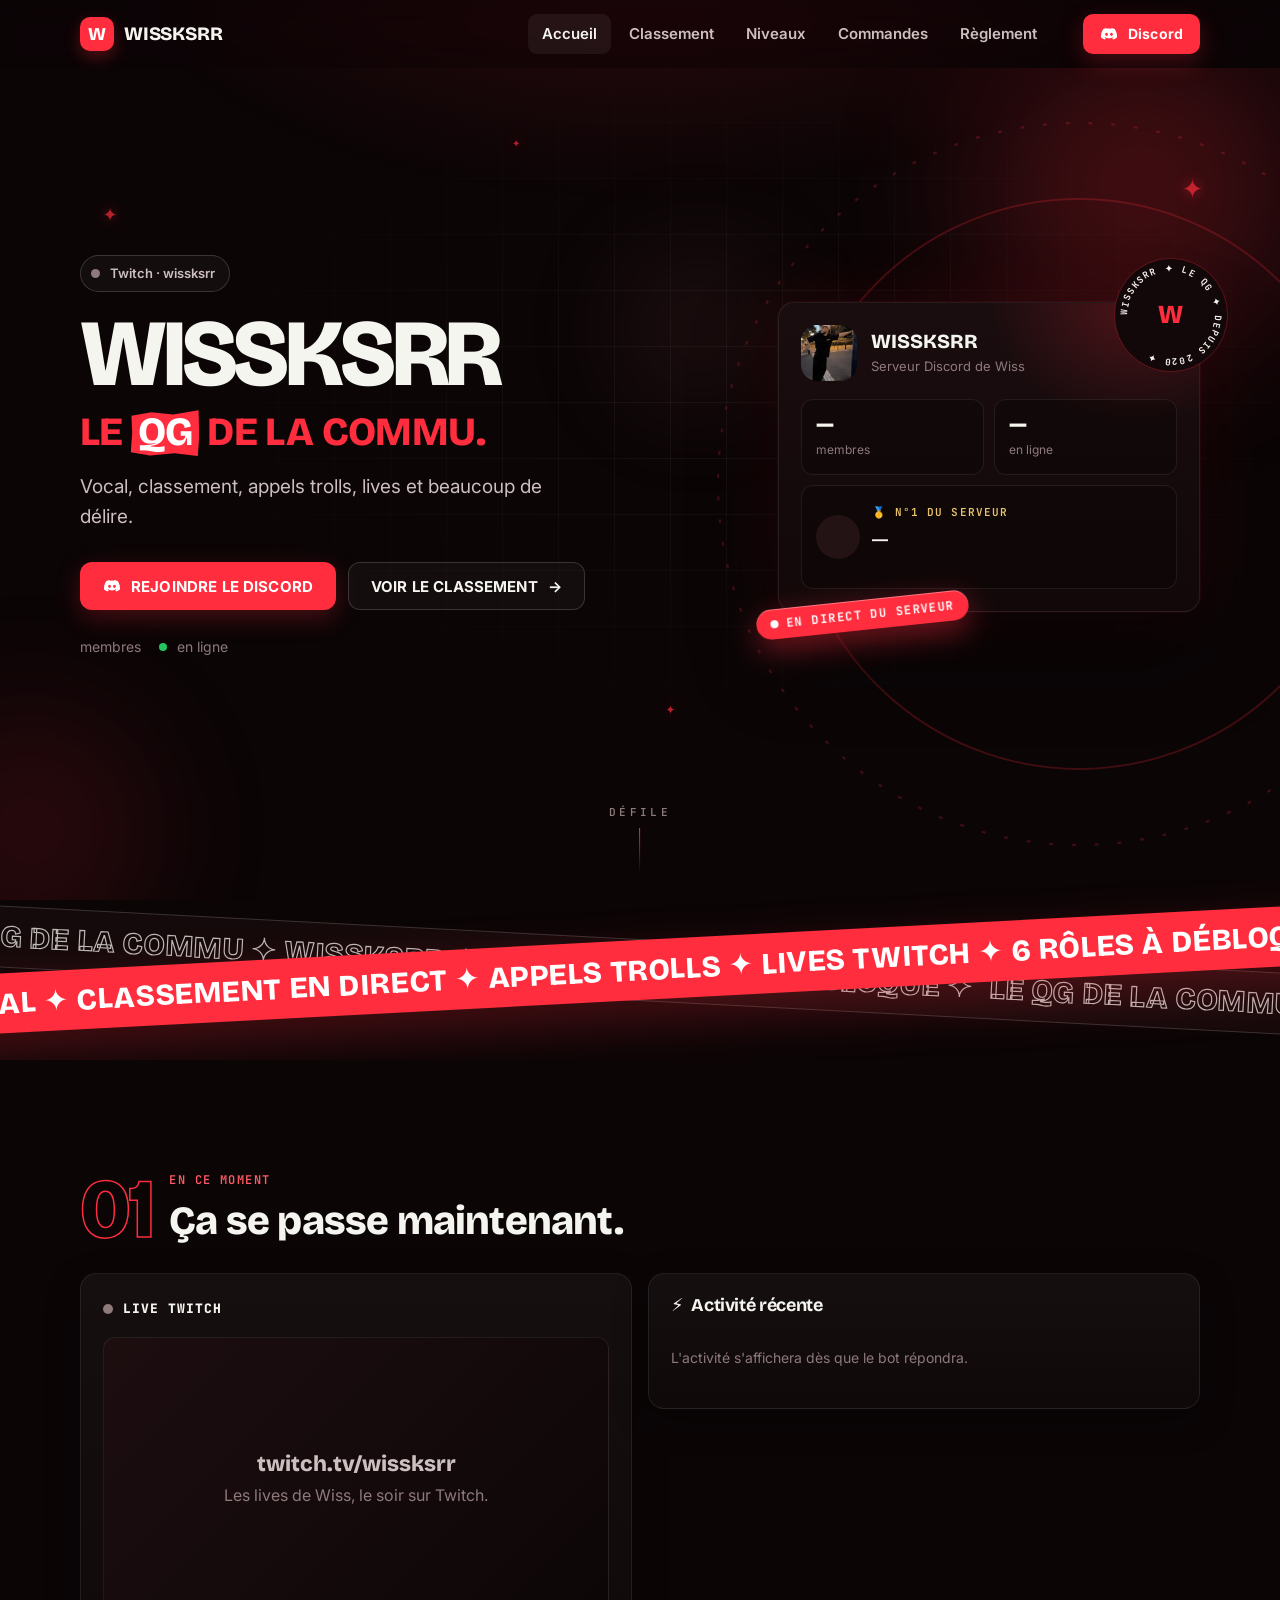
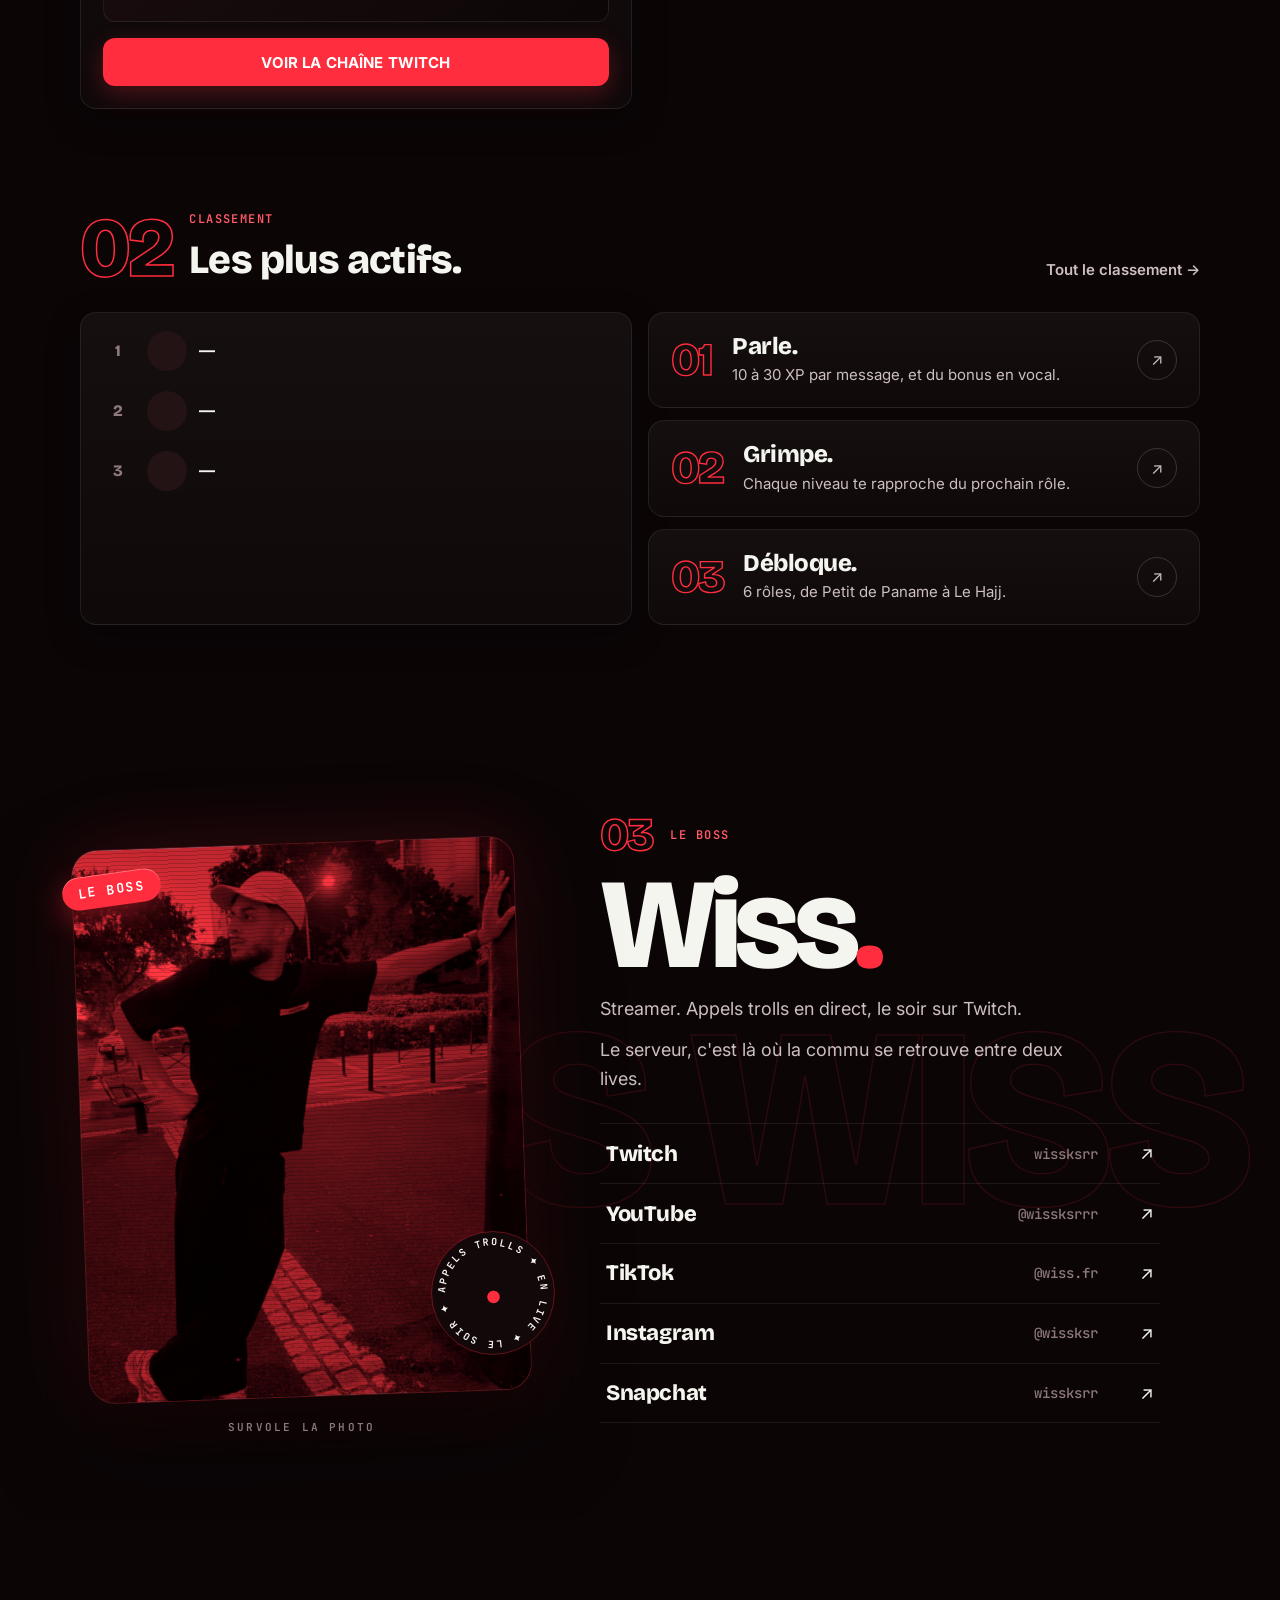
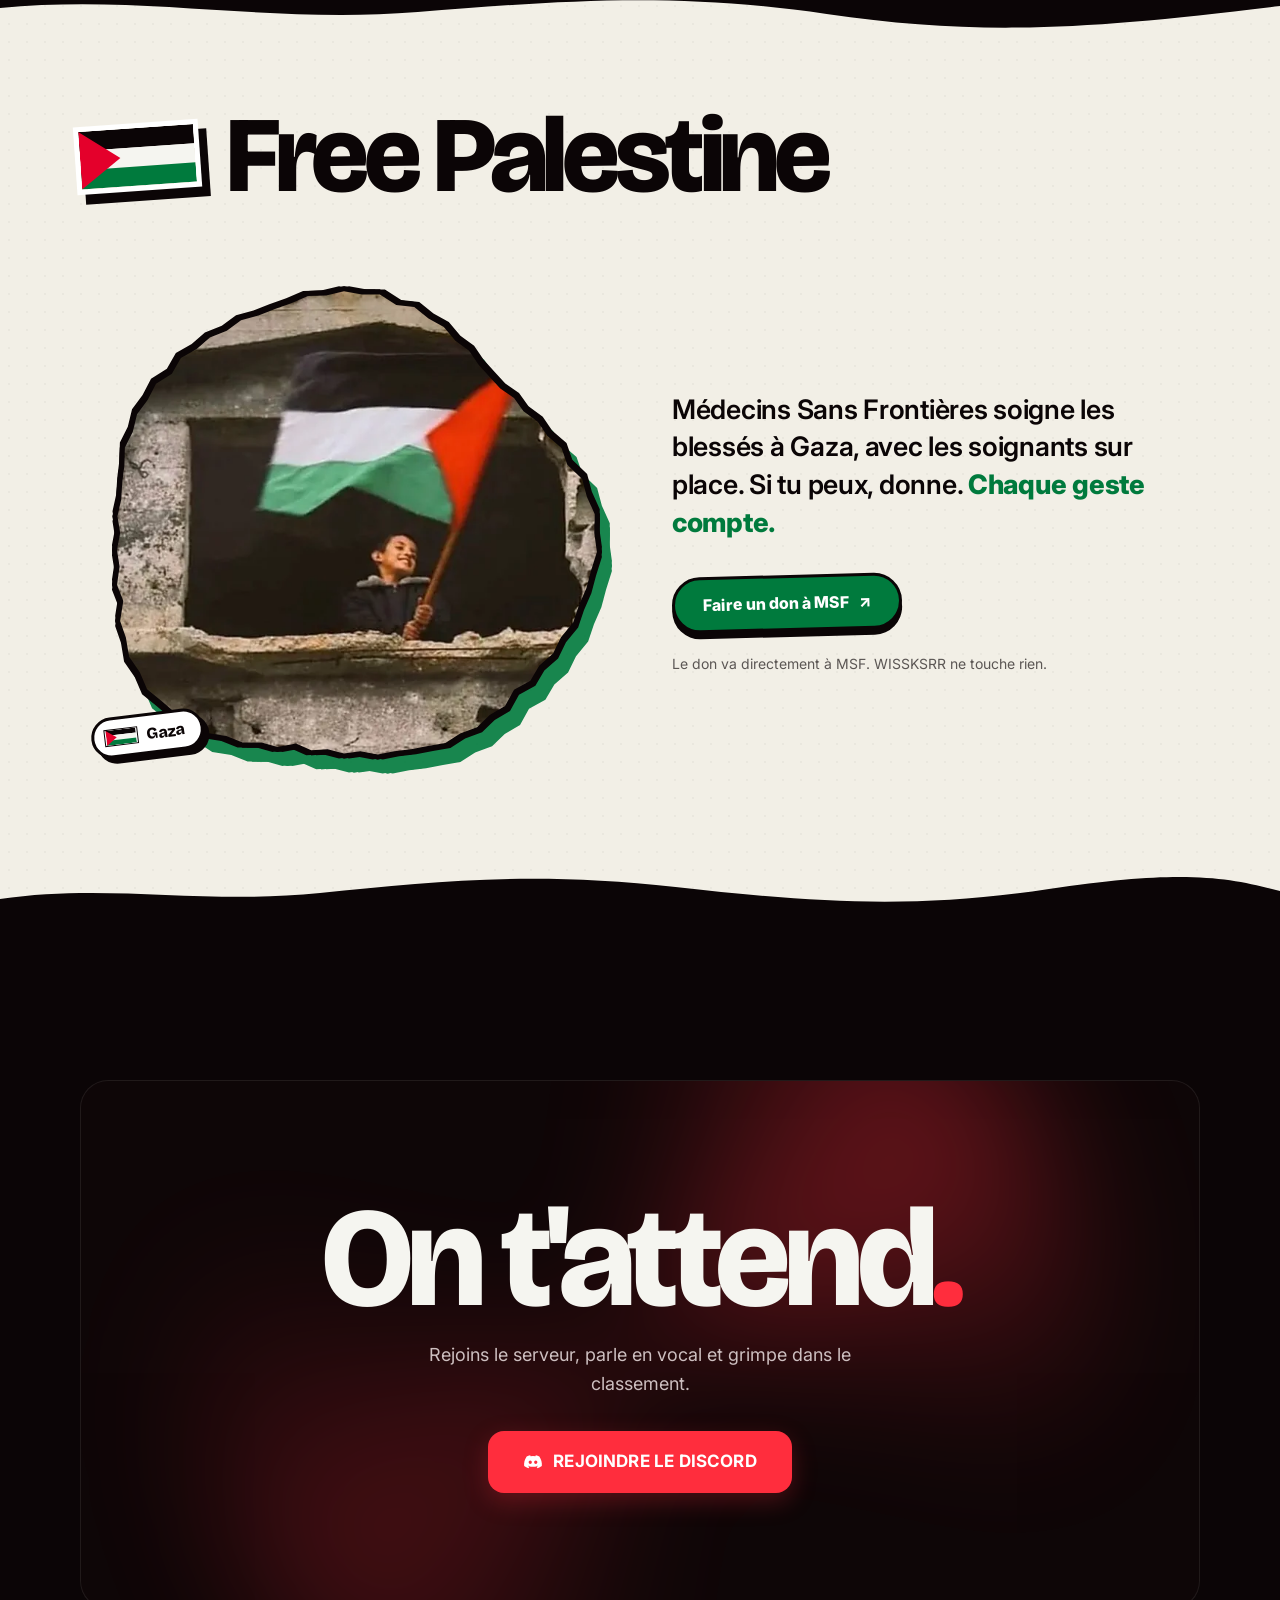
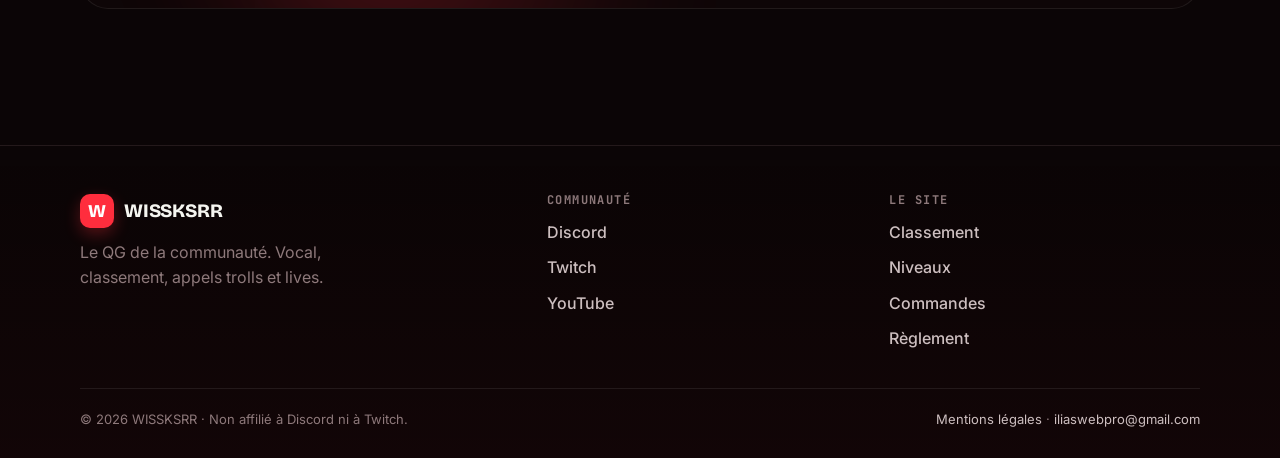
<file: index.html>
<!doctype html>
<html lang="fr">
<head>
<meta charset="utf-8">
<meta name="viewport" content="width=device-width, initial-scale=1, viewport-fit=cover">
<title>WISSKSRR · Le QG de la commu</title>
<meta name="description" content="Le Discord de Wiss : vocal, classement en direct, appels trolls et lives Twitch. Rejoins la commu.">
<meta name="theme-color" content="#0B0506">
<link rel="canonical" href="https://wiss-site.vercel.app/">
<meta property="og:type" content="website">
<meta property="og:site_name" content="WISSKSRR">
<meta property="og:locale" content="fr_FR">
<meta property="og:title" content="WISSKSRR · Le QG de la commu">
<meta property="og:description" content="Le Discord de Wiss : vocal, classement en direct, appels trolls et lives Twitch. Rejoins la commu.">
<meta property="og:url" content="https://wiss-site.vercel.app/">
<meta property="og:image" content="https://wiss-site.vercel.app/assets/og.png">
<meta property="og:image:width" content="1200">
<meta property="og:image:height" content="630">
<meta property="og:image:alt" content="WISSKSRR, le QG de la commu">
<meta name="twitter:card" content="summary_large_image">
<meta name="twitter:title" content="WISSKSRR · Le QG de la commu">
<meta name="twitter:description" content="Le Discord de Wiss : vocal, classement en direct, appels trolls et lives Twitch. Rejoins la commu.">
<meta name="twitter:image" content="https://wiss-site.vercel.app/assets/og.png">
<link rel="icon" href="data:image/svg+xml,%3Csvg xmlns='http://www.w3.org/2000/svg' viewBox='0 0 64 64'%3E%3Crect width='64' height='64' rx='16' fill='%23FF2D3D'/%3E%3Ctext x='32' y='45' font-family='Arial Black,Arial,sans-serif' font-size='36' font-weight='900' fill='%23fff' text-anchor='middle'%3EW%3C/text%3E%3C/svg%3E">
<link rel="apple-touch-icon" href="assets/apple-touch-icon.png">
<link rel="preconnect" href="https://fonts.googleapis.com">
<link rel="preconnect" href="https://fonts.gstatic.com" crossorigin>
<link href="https://fonts.googleapis.com/css2?family=Bricolage+Grotesque:opsz,wght@12..96,700;12..96,800&family=Inter:wght@400;500;600;700&family=JetBrains+Mono:wght@500;600;700&display=swap" rel="stylesheet">
<link rel="preconnect" href="https://wiss-bot-app.onrender.com" crossorigin>
<link rel="stylesheet" href="style.css">
</head>
<body data-page="index">
<a class="sr-only" href="#contenu">Aller au contenu</a>
<header class="nav" id="nav">
  <div class="conteneur nav-inner">
    <a class="logo" href="index.html" aria-label="WISSKSRR, accueil"><span class="logo-w" aria-hidden="true">W</span>WISSKSRR</a>
    <nav class="nav-liens" id="nav-liens" aria-label="Navigation principale">
        <a href="index.html" aria-current="page">Accueil</a>
        <a href="classement.html">Classement</a>
        <a href="niveaux.html">Niveaux</a>
        <a href="commandes.html">Commandes</a>
        <a href="reglement.html">Règlement</a>
        <a class="btn btn-principal nav-discord-mobile" href="https://discord.gg/wiss" target="_blank" rel="noopener"><svg width="18" height="18" viewBox="0 0 24 24" fill="currentColor" aria-hidden="true"><path d="M19.6 5.3A17 17 0 0 0 15.4 4l-.5 1a15.6 15.6 0 0 0-5.8 0L8.6 4a17 17 0 0 0-4.2 1.3C1.8 9.2 1 13 1.4 16.8a17 17 0 0 0 5.2 2.6l1.1-1.8c-.6-.2-1.2-.5-1.7-.9l.4-.3a12.2 12.2 0 0 0 11.2 0l.4.3c-.5.4-1.1.7-1.7.9l1.1 1.8a17 17 0 0 0 5.2-2.6c.5-4.4-.8-8.2-3-11.5ZM8.7 14.5c-1 0-1.9-1-1.9-2.1s.8-2.1 1.9-2.1 1.9 1 1.9 2.1-.8 2.1-1.9 2.1Zm6.6 0c-1 0-1.9-1-1.9-2.1s.8-2.1 1.9-2.1 1.9 1 1.9 2.1-.8 2.1-1.9 2.1Z"/></svg> Rejoindre le Discord</a>
    </nav>
    <a class="btn btn-principal btn-petit nav-discord" href="https://discord.gg/wiss" target="_blank" rel="noopener"><svg width="18" height="18" viewBox="0 0 24 24" fill="currentColor" aria-hidden="true"><path d="M19.6 5.3A17 17 0 0 0 15.4 4l-.5 1a15.6 15.6 0 0 0-5.8 0L8.6 4a17 17 0 0 0-4.2 1.3C1.8 9.2 1 13 1.4 16.8a17 17 0 0 0 5.2 2.6l1.1-1.8c-.6-.2-1.2-.5-1.7-.9l.4-.3a12.2 12.2 0 0 0 11.2 0l.4.3c-.5.4-1.1.7-1.7.9l1.1 1.8a17 17 0 0 0 5.2-2.6c.5-4.4-.8-8.2-3-11.5ZM8.7 14.5c-1 0-1.9-1-1.9-2.1s.8-2.1 1.9-2.1 1.9 1 1.9 2.1-.8 2.1-1.9 2.1Zm6.6 0c-1 0-1.9-1-1.9-2.1s.8-2.1 1.9-2.1 1.9 1 1.9 2.1-.8 2.1-1.9 2.1Z"/></svg> Discord</a>
    <button class="menu-btn" id="menu-btn" type="button" aria-label="Ouvrir le menu" aria-expanded="false" aria-controls="nav-liens"><span></span></button>
  </div>
</header>
<main id="contenu">
<div class="barre-lecture" id="barre-lecture" aria-hidden="true"></div>
<svg width="0" height="0" style="position:absolute" aria-hidden="true" focusable="false">
  <defs>
    <filter id="bichromie-rouge" x="0" y="0" width="1" height="1" color-interpolation-filters="sRGB">
      <feColorMatrix type="matrix" values=".30 .59 .11 0 0  .30 .59 .11 0 0  .30 .59 .11 0 0  0 0 0 1 0"/>
      <feComponentTransfer><feFuncR type="table" tableValues=".05 1"/><feFuncG type="table" tableValues=".02 .24"/><feFuncB type="table" tableValues=".03 .28"/></feComponentTransfer>
    </filter>
    <symbol id="drapeau-ps" viewBox="0 0 120 60"><rect width="120" height="20" fill="#0B0506"/><rect y="20" width="120" height="20" fill="#F5F5F0"/><rect y="40" width="120" height="20" fill="#007A3D"/><path d="M0 0 L42 30 L0 60 Z" fill="#E4002B"/></symbol>
  </defs>
</svg>

<!-- ============ HÉROS ============ -->
<section class="hx" id="hx">
  <div class="hx-fond" aria-hidden="true">
    <div class="hx-grille"></div>
    <span class="hx-orbe o1"></span><span class="hx-orbe o2"></span><span class="hx-orbe o3"></span>
    <svg class="hx-anneau" viewBox="0 0 400 400"><circle cx="200" cy="200" r="190" fill="none" stroke="currentColor" stroke-width="1.2" stroke-dasharray="2 10"/><circle cx="200" cy="200" r="150" fill="none" stroke="currentColor" stroke-width="1"/></svg>
    <span class="hx-eclat e1">✦</span><span class="hx-eclat e2">✦</span><span class="hx-eclat e3">✦</span><span class="hx-eclat e4">✦</span>
  </div>

  <div class="conteneur hx-grille-c">
    <div class="hx-texte">
      <a class="pastille-live hx-entree" style="--d:0" id="pastille-live" href="https://www.twitch.tv/wissksrr" target="_blank" rel="noopener"><span class="point" aria-hidden="true"></span><span class="texte">Twitch · wissksrr</span></a>
      <h1 class="hx-titre" aria-label="WISSKSRR">
        <span class="hx-mot" aria-hidden="true"><span class="l" style="--i:0">W</span><span class="l" style="--i:1">I</span><span class="l" style="--i:2">S</span><span class="l" style="--i:3">S</span><span class="l" style="--i:4">K</span><span class="l" style="--i:5">S</span><span class="l" style="--i:6">R</span><span class="l" style="--i:7">R</span></span>
      </h1>
      <p class="hx-slogan hx-entree" style="--d:5">LE <span class="surligne"><span class="surligne-fond" aria-hidden="true"></span>QG</span> DE LA COMMU.</p>
      <p class="hero-desc hx-entree" style="--d:6">Vocal, classement, appels trolls, lives et beaucoup de délire.</p>
      <div class="hero-actions hx-entree" style="--d:7">
        <a class="btn btn-principal btn-fx" data-aimant href="https://discord.gg/wiss" target="_blank" rel="noopener"><svg width="18" height="18" viewBox="0 0 24 24" fill="currentColor" aria-hidden="true"><path d="M19.6 5.3A17 17 0 0 0 15.4 4l-.5 1a15.6 15.6 0 0 0-5.8 0L8.6 4a17 17 0 0 0-4.2 1.3C1.8 9.2 1 13 1.4 16.8a17 17 0 0 0 5.2 2.6l1.1-1.8c-.6-.2-1.2-.5-1.7-.9l.4-.3a12.2 12.2 0 0 0 11.2 0l.4.3c-.5.4-1.1.7-1.7.9l1.1 1.8a17 17 0 0 0 5.2-2.6c.5-4.4-.8-8.2-3-11.5ZM8.7 14.5c-1 0-1.9-1-1.9-2.1s.8-2.1 1.9-2.1 1.9 1 1.9 2.1-.8 2.1-1.9 2.1Zm6.6 0c-1 0-1.9-1-1.9-2.1s.8-2.1 1.9-2.1 1.9 1 1.9 2.1-.8 2.1-1.9 2.1Z"/></svg><span>REJOINDRE LE DISCORD</span></a>
        <a class="btn btn-secondaire btn-fx" data-aimant href="classement.html"><span>VOIR LE CLASSEMENT</span><span class="fleche" aria-hidden="true">→</span></a>
      </div>
      <p class="hero-preuve hx-entree" style="--d:8" id="hero-preuve" hidden><span><b id="hp-membres"></b> membres</span><span><span class="point-vert" aria-hidden="true"></span><b id="hp-en-ligne"></b> en ligne</span></p>
    </div>

    <div class="hx-droite hx-entree" style="--d:4">
      <aside class="carte widget hx-widget" data-incline aria-label="Le serveur en ce moment">
        <span class="reflet" aria-hidden="true"></span>
        <div class="widget-tete">
          <img class="widget-icone" id="w-icone" src="assets/wiss.webp" alt="" width="56" height="56">
          <div><div class="widget-nom">WISSKSRR</div><div class="widget-sous">Serveur Discord de Wiss</div></div>
        </div>
        <div class="widget-stats">
          <div class="widget-stat"><b class="squelette" id="w-membres">0000</b><span>membres</span></div>
          <div class="widget-stat"><b class="squelette" id="w-en-ligne">000</b><span>en ligne</span></div>
        </div>
        <a class="widget-top1" id="w-top1" href="classement.html">
          <div class="avatar squelette" aria-hidden="true"></div>
          <div><span class="label">🥇 N°1 du serveur</span><span class="pseudo squelette">Chargement</span><span class="detail">&nbsp;</span></div>
        </a>
      </aside>
      <span class="sticker hx-sticker" aria-hidden="true"><span class="sticker-point"></span>En direct du serveur</span>
      <svg class="badge-tournant hx-badge" viewBox="0 0 200 200" aria-hidden="true" focusable="false">
        <defs><path id="cercle-hx" d="M100 100 m-74 0 a74 74 0 1 1 148 0 a74 74 0 1 1 -148 0"/></defs>
        <circle cx="100" cy="100" r="96" class="badge-fond"/>
        <text><textPath href="#cercle-hx">WISSKSRR ✦ LE QG ✦ DEPUIS 2020 ✦ </textPath></text>
        <text x="100" y="114" text-anchor="middle" class="badge-w">W</text>
      </svg>
    </div>
  </div>

  <a class="hx-defile" href="#maintenant" aria-label="Descendre"><span>Défile</span><i aria-hidden="true"></i></a>
</section>

<!-- ============ BANDEAUX CROISÉS ============ -->
<div class="bandeaux" aria-hidden="true">
  <div class="bandeau b-rouge"><div class="bandeau-piste"><span>VOCAL ✦ CLASSEMENT EN DIRECT ✦ APPELS TROLLS ✦ LIVES TWITCH ✦ 6 RÔLES À DÉBLOQUER ✦ DÉLIRE ✦&nbsp;</span><span>VOCAL ✦ CLASSEMENT EN DIRECT ✦ APPELS TROLLS ✦ LIVES TWITCH ✦ 6 RÔLES À DÉBLOQUER ✦ DÉLIRE ✦&nbsp;</span></div></div>
  <div class="bandeau b-sombre"><div class="bandeau-piste inverse"><span>LE QG DE LA COMMU ✦ WISSKSRR ✦ PARLE ✦ GRIMPE ✦ DÉBLOQUE ✦&nbsp;</span><span>LE QG DE LA COMMU ✦ WISSKSRR ✦ PARLE ✦ GRIMPE ✦ DÉBLOQUE ✦&nbsp;</span></div></div>
</div>

<!-- ============ 01 · EN CE MOMENT ============ -->
<section class="section" id="maintenant">
  <div class="conteneur">
    <header class="chapitre" data-apparition><span class="chapitre-num">01</span><div><span class="surtitre">En ce moment</span><h2>Ça se passe maintenant.</h2></div></header>
    <div class="duo">
      <article class="carte live spot" id="live" data-apparition style="--i:0">
        <span class="live-statut"><span class="point" aria-hidden="true"></span><span id="live-statut">Statut du live…</span></span>
        <div class="live-media" id="live-media"><div class="hors"><b>Twitch</b>Récupération du statut…</div></div>
        <p class="live-titre" id="live-titre" hidden></p>
        <p class="live-sous" id="live-sous" hidden></p>
        <a class="btn btn-principal btn-fx" id="live-btn" href="https://www.twitch.tv/wissksrr" target="_blank" rel="noopener">VOIR LA CHAÎNE TWITCH</a>
      </article>
      <article class="carte activite spot" data-apparition style="--i:1">
        <h3><span class="eclair" aria-hidden="true">⚡</span> Activité récente</h3>
        <ul class="fil" id="fil-activite">
          <li><div class="avatar squelette"></div><span class="quoi squelette">Chargement de l'activité</span><span></span></li>
          <li><div class="avatar squelette"></div><span class="quoi squelette">Chargement de l'activité</span><span></span></li>
          <li><div class="avatar squelette"></div><span class="quoi squelette">Chargement de l'activité</span><span></span></li>
        </ul>
      </article>
    </div>
  </div>
</section>

<!-- ============ 02 · LE CLASSEMENT ============ -->
<section class="section section-serre">
  <div class="conteneur">
    <header class="chapitre" data-apparition><span class="chapitre-num">02</span><div><span class="surtitre">Classement</span><h2>Les plus actifs.</h2></div><a class="lien-fleche lien-anime" href="classement.html">Tout le classement <span aria-hidden="true">→</span></a></header>
    <div class="duo duo-top">
      <ol class="carte mini-top spot" id="mini-top" data-apparition style="--i:0">
        <li><a href="classement.html"><span class="rang">1</span><div class="avatar squelette"></div><span class="pseudo squelette">Chargement</span><span class="xp"></span></a></li>
        <li><a href="classement.html"><span class="rang">2</span><div class="avatar squelette"></div><span class="pseudo squelette">Chargement</span><span class="xp"></span></a></li>
        <li><a href="classement.html"><span class="rang">3</span><div class="avatar squelette"></div><span class="pseudo squelette">Chargement</span><span class="xp"></span></a></li>
      </ol>
      <div class="pas">
        <a class="pas-ligne spot" href="niveaux.html" data-apparition style="--i:1"><span class="pas-num">01</span><span class="pas-txt"><b>Parle.</b><span>10 à 30 XP par message, et du bonus en vocal.</span></span><span class="pas-fleche" aria-hidden="true">↗</span></a>
        <a class="pas-ligne spot" href="niveaux.html" data-apparition style="--i:2"><span class="pas-num">02</span><span class="pas-txt"><b>Grimpe.</b><span>Chaque niveau te rapproche du prochain rôle.</span></span><span class="pas-fleche" aria-hidden="true">↗</span></a>
        <a class="pas-ligne spot" href="niveaux.html" data-apparition style="--i:3"><span class="pas-num">03</span><span class="pas-txt"><b>Débloque.</b><span>6 rôles, de Petit de Paname à Le Hajj.</span></span><span class="pas-fleche" aria-hidden="true">↗</span></a>
      </div>
    </div>
  </div>
</section>

<!-- ============ 03 · LE BOSS ============ -->
<section class="section boss" id="boss">
  <div class="boss-echo" aria-hidden="true"><span>WISS WISS WISS WISS WISS WISS</span></div>
  <div class="conteneur boss-grille">
    <figure class="boss-photo" data-apparition tabindex="0" aria-label="Photo de Wiss. Survole-la pour la voir en couleurs.">
      <div class="boss-cadre">
        <img class="boss-img" src="assets/wiss.webp" alt="Wiss, debout sous un lampadaire le soir" width="720" height="1090" loading="lazy">
        <img class="boss-img boss-rouge" src="assets/wiss.webp" alt="" width="720" height="1090" loading="lazy" aria-hidden="true">
        <span class="boss-trame" aria-hidden="true"></span>
      </div>
      <span class="sticker boss-sticker" aria-hidden="true">Le boss</span>
      <svg class="badge-tournant boss-badge" viewBox="0 0 200 200" aria-hidden="true" focusable="false">
        <defs><path id="cercle-boss" d="M100 100 m-74 0 a74 74 0 1 1 148 0 a74 74 0 1 1 -148 0"/></defs>
        <circle cx="100" cy="100" r="96" class="badge-fond"/>
        <text><textPath href="#cercle-boss">APPELS TROLLS ✦ EN LIVE ✦ LE SOIR ✦ </textPath></text>
        <text x="100" y="116" text-anchor="middle" class="badge-w">●</text>
      </svg>
      <figcaption class="boss-astuce" aria-hidden="true"><span class="astuce-souris">Survole la photo</span><span class="astuce-doigt">Touche la photo</span></figcaption>
    </figure>
    <div class="boss-texte" data-apparition style="--i:1">
      <header class="chapitre chapitre-seul"><span class="chapitre-num">03</span><span class="surtitre">Le boss</span></header>
      <h2 class="boss-titre">Wiss<span>.</span></h2>
      <p>Streamer. Appels trolls en direct, le soir sur Twitch.</p>
      <p>Le serveur, c'est là où la commu se retrouve entre deux lives.</p>
      <ul class="reseaux-boss">
        <li><a href="https://www.twitch.tv/wissksrr" target="_blank" rel="noopener" style="--c:#BF94FF"><span class="rb-nom">Twitch</span><span class="rb-compte">wissksrr</span><span class="rb-fleche" aria-hidden="true">↗</span></a></li>
        <li><a href="https://www.youtube.com/@wissksrrr" target="_blank" rel="noopener" style="--c:#FF4E4E"><span class="rb-nom">YouTube</span><span class="rb-compte">@wissksrrr</span><span class="rb-fleche" aria-hidden="true">↗</span></a></li>
        <li><a href="https://www.tiktok.com/@wiss.fr" target="_blank" rel="noopener" style="--c:#5CF2E8"><span class="rb-nom">TikTok</span><span class="rb-compte">@wiss.fr</span><span class="rb-fleche" aria-hidden="true">↗</span></a></li>
        <li><a href="https://www.instagram.com/wissksr/" target="_blank" rel="noopener" style="--c:#FF5FA2"><span class="rb-nom">Instagram</span><span class="rb-compte">@wissksr</span><span class="rb-fleche" aria-hidden="true">↗</span></a></li>
        <li><a href="https://www.snapchat.com/add/wissksrr" target="_blank" rel="noopener" style="--c:#FFD60A"><span class="rb-nom">Snapchat</span><span class="rb-compte">wissksrr</span><span class="rb-fleche" aria-hidden="true">↗</span></a></li>
      </ul>
    </div>
  </div>
</section>

<!-- ============ PALESTINE ============ -->
<section class="pal" id="palestine" aria-labelledby="pal-t">
  <svg class="pal-bord pal-bord-h" viewBox="0 0 1440 60" preserveAspectRatio="none" aria-hidden="true" focusable="false"><path d="M0 60 L0 30 C 160 44, 300 14, 470 26 S 760 46, 930 24 S 1220 8, 1440 32 L1440 60 Z"/></svg>
  <svg class="pal-bord pal-bord-b" viewBox="0 0 1440 60" preserveAspectRatio="none" aria-hidden="true" focusable="false"><path d="M0 60 L0 34 C 120 18, 230 40, 360 28 S 600 6, 760 22 S 1030 44, 1180 24 S 1380 12, 1440 26 L1440 60 Z"/></svg>
  <div class="conteneur">
    <header class="pal-tete" data-apparition>
      <svg class="pal-drapeau" viewBox="0 0 120 60" role="img" aria-label="Drapeau de la Palestine" focusable="false"><use href="#drapeau-ps"/></svg>
      <h2 class="pal-t" id="pal-t">Free Palestine</h2>
    </header>
    <div class="pal-grille">
      <figure class="pal-fig" data-apparition style="--i:1">
        <span class="pal-decoupe"><img src="assets/gaza.webp" alt="Un enfant brandit le drapeau palestinien à la fenêtre d'un immeuble détruit" width="720" height="717" loading="lazy" decoding="async"></span>
        <span class="sticker pal-sticker" aria-hidden="true"><svg viewBox="0 0 120 60" focusable="false"><use href="#drapeau-ps"/></svg>Gaza</span>
      </figure>
      <div class="pal-texte" data-apparition style="--i:2">
        <p class="pal-p">Médecins Sans Frontières soigne les blessés à Gaza, avec les soignants sur place. Si tu peux, donne. <strong>Chaque geste compte.</strong></p>
        <a class="btn-pal" href="https://soutenir.msf.fr/fonds-urgence-gaza/~mon-don" target="_blank" rel="noopener">Faire un don à MSF <span class="fleche" aria-hidden="true">↗</span><span class="sr-only"> (nouvel onglet)</span></a>
        <p class="pal-note">Le don va directement à MSF. WISSKSRR ne touche rien.</p>
      </div>
    </div>
  </div>
</section>

<!-- ============ FINAL ============ -->
<section class="section fin">
  <div class="conteneur">
    <div class="fin-bloc" data-apparition>
      <span class="fin-halo" aria-hidden="true"></span>
      <h2 class="fin-titre"><span>On t'attend</span><span class="point-rouge">.</span></h2>
      <p>Rejoins le serveur, parle en vocal et grimpe dans le classement.</p>
      <a class="btn btn-principal btn-fx btn-geant" data-aimant href="https://discord.gg/wiss" target="_blank" rel="noopener"><svg width="20" height="20" viewBox="0 0 24 24" fill="currentColor" aria-hidden="true"><path d="M19.6 5.3A17 17 0 0 0 15.4 4l-.5 1a15.6 15.6 0 0 0-5.8 0L8.6 4a17 17 0 0 0-4.2 1.3C1.8 9.2 1 13 1.4 16.8a17 17 0 0 0 5.2 2.6l1.1-1.8c-.6-.2-1.2-.5-1.7-.9l.4-.3a12.2 12.2 0 0 0 11.2 0l.4.3c-.5.4-1.1.7-1.7.9l1.1 1.8a17 17 0 0 0 5.2-2.6c.5-4.4-.8-8.2-3-11.5ZM8.7 14.5c-1 0-1.9-1-1.9-2.1s.8-2.1 1.9-2.1 1.9 1 1.9 2.1-.8 2.1-1.9 2.1Zm6.6 0c-1 0-1.9-1-1.9-2.1s.8-2.1 1.9-2.1 1.9 1 1.9 2.1-.8 2.1-1.9 2.1Z"/></svg><span>REJOINDRE LE DISCORD</span></a>
    </div>
  </div>
</section>
</main>
<footer class="pied">
  <div class="conteneur">
    <div class="pied-grille">
      <div class="pied-marque">
        <a class="logo" href="index.html"><span class="logo-w" aria-hidden="true">W</span>WISSKSRR</a>
        <p>Le QG de la communauté. Vocal, classement, appels trolls et lives.</p>
      </div>
      <div>
        <h3>Communauté</h3>
        <ul>
          <li><a href="https://discord.gg/wiss" target="_blank" rel="noopener">Discord</a></li>
          <li><a href="https://www.twitch.tv/wissksrr" target="_blank" rel="noopener">Twitch</a></li>
          <li><a href="https://www.youtube.com/@wissksrrr" target="_blank" rel="noopener">YouTube</a></li>
        </ul>
      </div>
      <div>
        <h3>Le site</h3>
        <ul>
          <li><a href="classement.html">Classement</a></li>
          <li><a href="niveaux.html">Niveaux</a></li>
          <li><a href="commandes.html">Commandes</a></li>
          <li><a href="reglement.html">Règlement</a></li>
        </ul>
      </div>
    </div>
    <div class="pied-bas">
      <span>© <span class="annee">2026</span> WISSKSRR · Non affilié à Discord ni à Twitch.</span>
      <span><a href="mentions.html">Mentions légales</a> · <a href="mailto:iliaswebpro@gmail.com">iliaswebpro@gmail.com</a></span>
    </div>
  </div>
</footer>
<div class="toast" id="toast" role="status" aria-live="polite"></div>
<script src="app.js" defer></script>
</body>
</html>
</file>
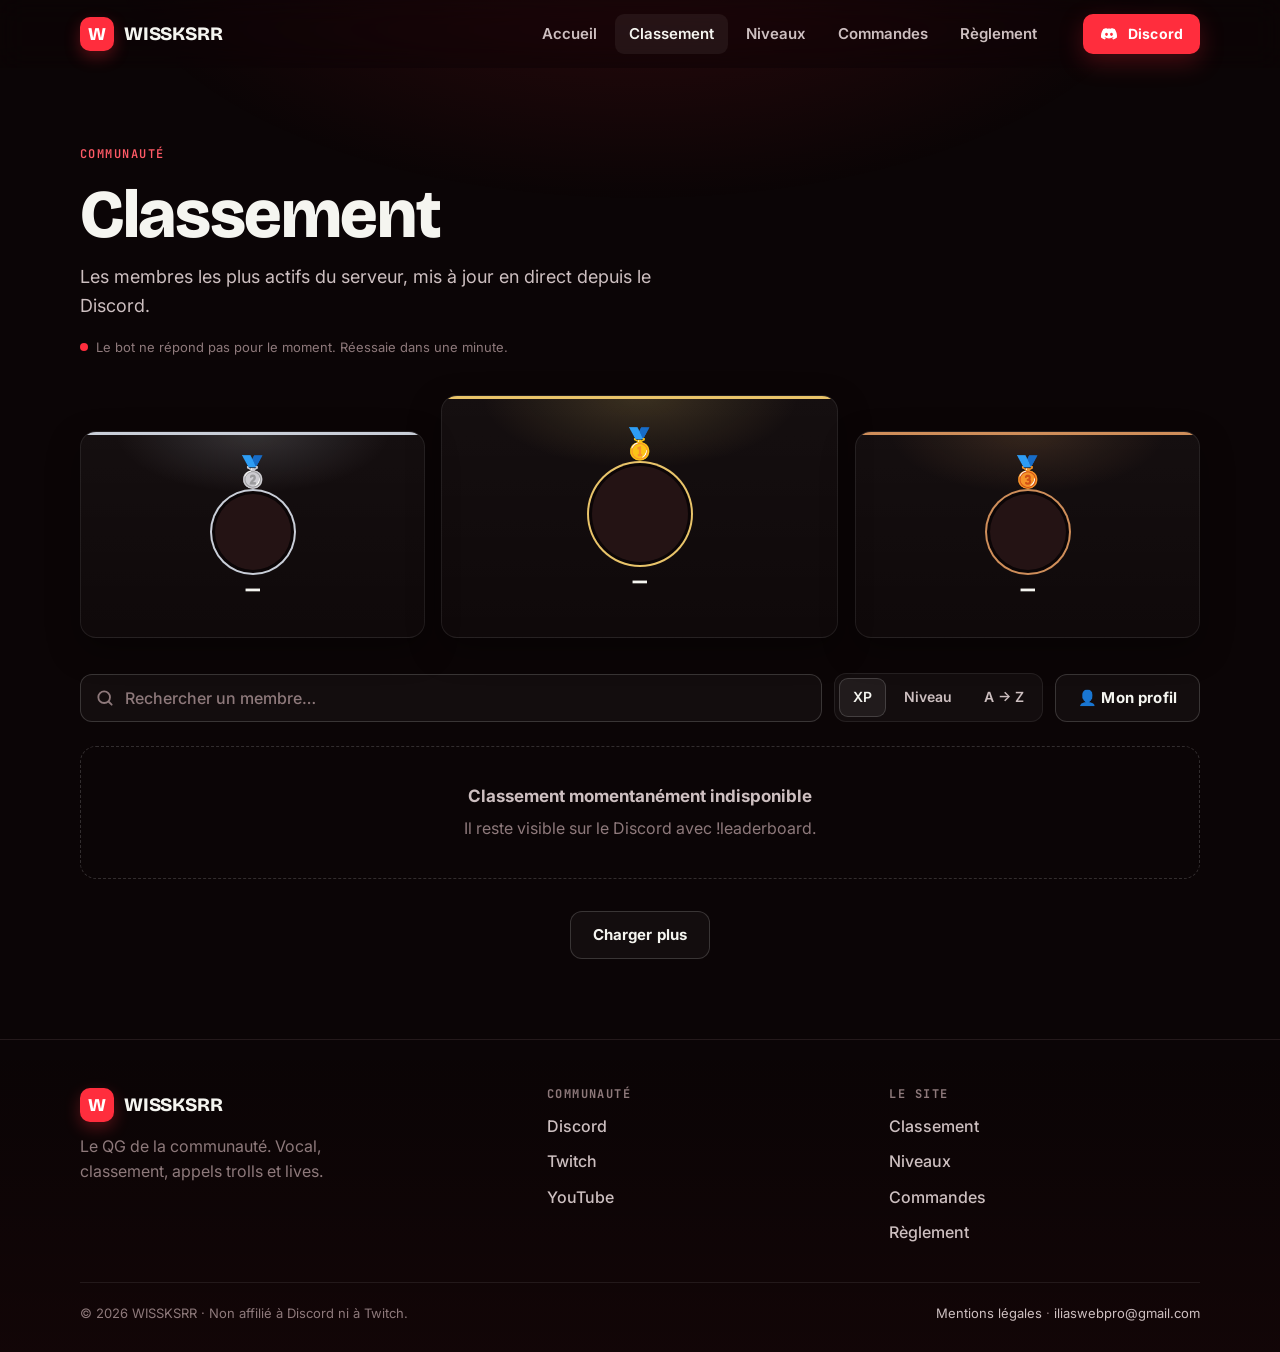
<file: classement.html>
<!doctype html>
<html lang="fr">
<head>
<meta charset="utf-8">
<meta name="viewport" content="width=device-width, initial-scale=1, viewport-fit=cover">
<title>Classement · WISSKSRR</title>
<meta name="description" content="Le classement en direct des membres les plus actifs du Discord de Wiss.">
<meta name="theme-color" content="#0B0506">
<link rel="canonical" href="https://wiss-site.vercel.app/classement.html">
<meta property="og:type" content="website">
<meta property="og:site_name" content="WISSKSRR">
<meta property="og:locale" content="fr_FR">
<meta property="og:title" content="Classement · WISSKSRR">
<meta property="og:description" content="Le classement en direct des membres les plus actifs du Discord de Wiss.">
<meta property="og:url" content="https://wiss-site.vercel.app/classement.html">
<meta property="og:image" content="https://wiss-site.vercel.app/assets/og.png">
<meta property="og:image:width" content="1200">
<meta property="og:image:height" content="630">
<meta property="og:image:alt" content="WISSKSRR, le QG de la commu">
<meta name="twitter:card" content="summary_large_image">
<meta name="twitter:title" content="Classement · WISSKSRR">
<meta name="twitter:description" content="Le classement en direct des membres les plus actifs du Discord de Wiss.">
<meta name="twitter:image" content="https://wiss-site.vercel.app/assets/og.png">
<link rel="icon" href="data:image/svg+xml,%3Csvg xmlns='http://www.w3.org/2000/svg' viewBox='0 0 64 64'%3E%3Crect width='64' height='64' rx='16' fill='%23FF2D3D'/%3E%3Ctext x='32' y='45' font-family='Arial Black,Arial,sans-serif' font-size='36' font-weight='900' fill='%23fff' text-anchor='middle'%3EW%3C/text%3E%3C/svg%3E">
<link rel="apple-touch-icon" href="assets/apple-touch-icon.png">
<link rel="preconnect" href="https://fonts.googleapis.com">
<link rel="preconnect" href="https://fonts.gstatic.com" crossorigin>
<link href="https://fonts.googleapis.com/css2?family=Bricolage+Grotesque:opsz,wght@12..96,700;12..96,800&family=Inter:wght@400;500;600;700&family=JetBrains+Mono:wght@500;600;700&display=swap" rel="stylesheet">
<link rel="preconnect" href="https://wiss-bot-app.onrender.com" crossorigin>
<link rel="stylesheet" href="style.css">
</head>
<body data-page="classement">
<a class="sr-only" href="#contenu">Aller au contenu</a>
<header class="nav" id="nav">
  <div class="conteneur nav-inner">
    <a class="logo" href="index.html" aria-label="WISSKSRR, accueil"><span class="logo-w" aria-hidden="true">W</span>WISSKSRR</a>
    <nav class="nav-liens" id="nav-liens" aria-label="Navigation principale">
        <a href="index.html">Accueil</a>
        <a href="classement.html" aria-current="page">Classement</a>
        <a href="niveaux.html">Niveaux</a>
        <a href="commandes.html">Commandes</a>
        <a href="reglement.html">Règlement</a>
        <a class="btn btn-principal nav-discord-mobile" href="https://discord.gg/wiss" target="_blank" rel="noopener"><svg width="18" height="18" viewBox="0 0 24 24" fill="currentColor" aria-hidden="true"><path d="M19.6 5.3A17 17 0 0 0 15.4 4l-.5 1a15.6 15.6 0 0 0-5.8 0L8.6 4a17 17 0 0 0-4.2 1.3C1.8 9.2 1 13 1.4 16.8a17 17 0 0 0 5.2 2.6l1.1-1.8c-.6-.2-1.2-.5-1.7-.9l.4-.3a12.2 12.2 0 0 0 11.2 0l.4.3c-.5.4-1.1.7-1.7.9l1.1 1.8a17 17 0 0 0 5.2-2.6c.5-4.4-.8-8.2-3-11.5ZM8.7 14.5c-1 0-1.9-1-1.9-2.1s.8-2.1 1.9-2.1 1.9 1 1.9 2.1-.8 2.1-1.9 2.1Zm6.6 0c-1 0-1.9-1-1.9-2.1s.8-2.1 1.9-2.1 1.9 1 1.9 2.1-.8 2.1-1.9 2.1Z"/></svg> Rejoindre le Discord</a>
    </nav>
    <a class="btn btn-principal btn-petit nav-discord" href="https://discord.gg/wiss" target="_blank" rel="noopener"><svg width="18" height="18" viewBox="0 0 24 24" fill="currentColor" aria-hidden="true"><path d="M19.6 5.3A17 17 0 0 0 15.4 4l-.5 1a15.6 15.6 0 0 0-5.8 0L8.6 4a17 17 0 0 0-4.2 1.3C1.8 9.2 1 13 1.4 16.8a17 17 0 0 0 5.2 2.6l1.1-1.8c-.6-.2-1.2-.5-1.7-.9l.4-.3a12.2 12.2 0 0 0 11.2 0l.4.3c-.5.4-1.1.7-1.7.9l1.1 1.8a17 17 0 0 0 5.2-2.6c.5-4.4-.8-8.2-3-11.5ZM8.7 14.5c-1 0-1.9-1-1.9-2.1s.8-2.1 1.9-2.1 1.9 1 1.9 2.1-.8 2.1-1.9 2.1Zm6.6 0c-1 0-1.9-1-1.9-2.1s.8-2.1 1.9-2.1 1.9 1 1.9 2.1-.8 2.1-1.9 2.1Z"/></svg> Discord</a>
    <button class="menu-btn" id="menu-btn" type="button" aria-label="Ouvrir le menu" aria-expanded="false" aria-controls="nav-liens"><span></span></button>
  </div>
</header>
<main id="contenu">
<section class="tete-page">
  <div class="conteneur">
    <span class="surtitre">Communauté</span>
    <h1>Classement</h1>
    <p>Les membres les plus actifs du serveur, mis à jour en direct depuis le Discord.</p>
    <span class="etat-donnees" id="etat-donnees"><span class="point" aria-hidden="true"></span><span>Connexion au Discord…</span></span>
  </div>
</section>
<section class="conteneur" style="padding-bottom:40px">
  <div class="podium" id="podium">
      <article class="carte podium-carte p2" aria-hidden="true"><span class="medaille">🥈</span><div class="avatar squelette"></div><div class="infos"><span class="pseudo squelette">Chargement</span><span class="niv"></span><span class="xp"></span></div></article>
      <article class="carte podium-carte p1" aria-hidden="true"><span class="medaille">🥇</span><div class="avatar squelette"></div><div class="infos"><span class="pseudo squelette">Chargement</span><span class="niv"></span><span class="xp"></span></div></article>
      <article class="carte podium-carte p3" aria-hidden="true"><span class="medaille">🥉</span><div class="avatar squelette"></div><div class="infos"><span class="pseudo squelette">Chargement</span><span class="niv"></span><span class="xp"></span></div></article>
  </div>

  <div class="outils">
    <label class="recherche" for="recherche">
      <span class="sr-only">Rechercher un membre</span><svg width="20" height="20" viewBox="0 0 24 24" fill="none" stroke="currentColor" stroke-width="2.2" stroke-linecap="round" aria-hidden="true"><circle cx="11" cy="11" r="7"/><path d="M20 20l-3.5-3.5"/></svg>
      <input id="recherche" type="search" placeholder="Rechercher un membre…" autocomplete="off" spellcheck="false">
    </label>
    <div class="segments" role="group" aria-label="Trier par">
      <button type="button" data-tri="xp" aria-pressed="true">XP</button>
      <button type="button" data-tri="niveau" aria-pressed="false">Niveau</button>
      <button type="button" data-tri="alpha" aria-pressed="false">A → Z</button>
    </div>
    <button class="btn btn-secondaire" type="button" id="btn-mon-profil">👤 Mon profil</button>
  </div>

  <ol class="liste" id="liste" aria-live="polite">
      <li class="ligne squelette-ligne" aria-hidden="true"><span class="squelette"></span><div class="avatar squelette"></div><span class="squelette"></span><span class="squelette"></span><span class="squelette"></span></li>
      <li class="ligne squelette-ligne" aria-hidden="true"><span class="squelette"></span><div class="avatar squelette"></div><span class="squelette"></span><span class="squelette"></span><span class="squelette"></span></li>
      <li class="ligne squelette-ligne" aria-hidden="true"><span class="squelette"></span><div class="avatar squelette"></div><span class="squelette"></span><span class="squelette"></span><span class="squelette"></span></li>
      <li class="ligne squelette-ligne" aria-hidden="true"><span class="squelette"></span><div class="avatar squelette"></div><span class="squelette"></span><span class="squelette"></span><span class="squelette"></span></li>
      <li class="ligne squelette-ligne" aria-hidden="true"><span class="squelette"></span><div class="avatar squelette"></div><span class="squelette"></span><span class="squelette"></span><span class="squelette"></span></li>
      <li class="ligne squelette-ligne" aria-hidden="true"><span class="squelette"></span><div class="avatar squelette"></div><span class="squelette"></span><span class="squelette"></span><span class="squelette"></span></li>
  </ol>
  <div class="hors-top" id="hors-top"></div>
  <button class="btn btn-secondaire plus-btn" type="button" id="plus" hidden>Charger plus</button>
</section>
<dialog class="fenetre" id="fenetre-profil" aria-label="Profil du membre">
  <div class="fenetre-corps">
    <button class="fermer" type="button" data-fermer aria-label="Fermer"><svg width="16" height="16" viewBox="0 0 24 24" fill="none" stroke="currentColor" stroke-width="2.4" stroke-linecap="round" aria-hidden="true"><path d="M6 6l12 12M18 6L6 18"/></svg></button>
    <div id="profil-contenu"></div>
  </div>
</dialog>
</main>
<footer class="pied">
  <div class="conteneur">
    <div class="pied-grille">
      <div class="pied-marque">
        <a class="logo" href="index.html"><span class="logo-w" aria-hidden="true">W</span>WISSKSRR</a>
        <p>Le QG de la communauté. Vocal, classement, appels trolls et lives.</p>
      </div>
      <div>
        <h3>Communauté</h3>
        <ul>
          <li><a href="https://discord.gg/wiss" target="_blank" rel="noopener">Discord</a></li>
          <li><a href="https://www.twitch.tv/wissksrr" target="_blank" rel="noopener">Twitch</a></li>
          <li><a href="https://www.youtube.com/@wissksrrr" target="_blank" rel="noopener">YouTube</a></li>
        </ul>
      </div>
      <div>
        <h3>Le site</h3>
        <ul>
          <li><a href="classement.html">Classement</a></li>
          <li><a href="niveaux.html">Niveaux</a></li>
          <li><a href="commandes.html">Commandes</a></li>
          <li><a href="reglement.html">Règlement</a></li>
        </ul>
      </div>
    </div>
    <div class="pied-bas">
      <span>© <span class="annee">2026</span> WISSKSRR · Non affilié à Discord ni à Twitch.</span>
      <span><a href="mentions.html">Mentions légales</a> · <a href="mailto:iliaswebpro@gmail.com">iliaswebpro@gmail.com</a></span>
    </div>
  </div>
</footer>
<div class="toast" id="toast" role="status" aria-live="polite"></div>
<script src="app.js" defer></script>
</body>
</html>
</file>
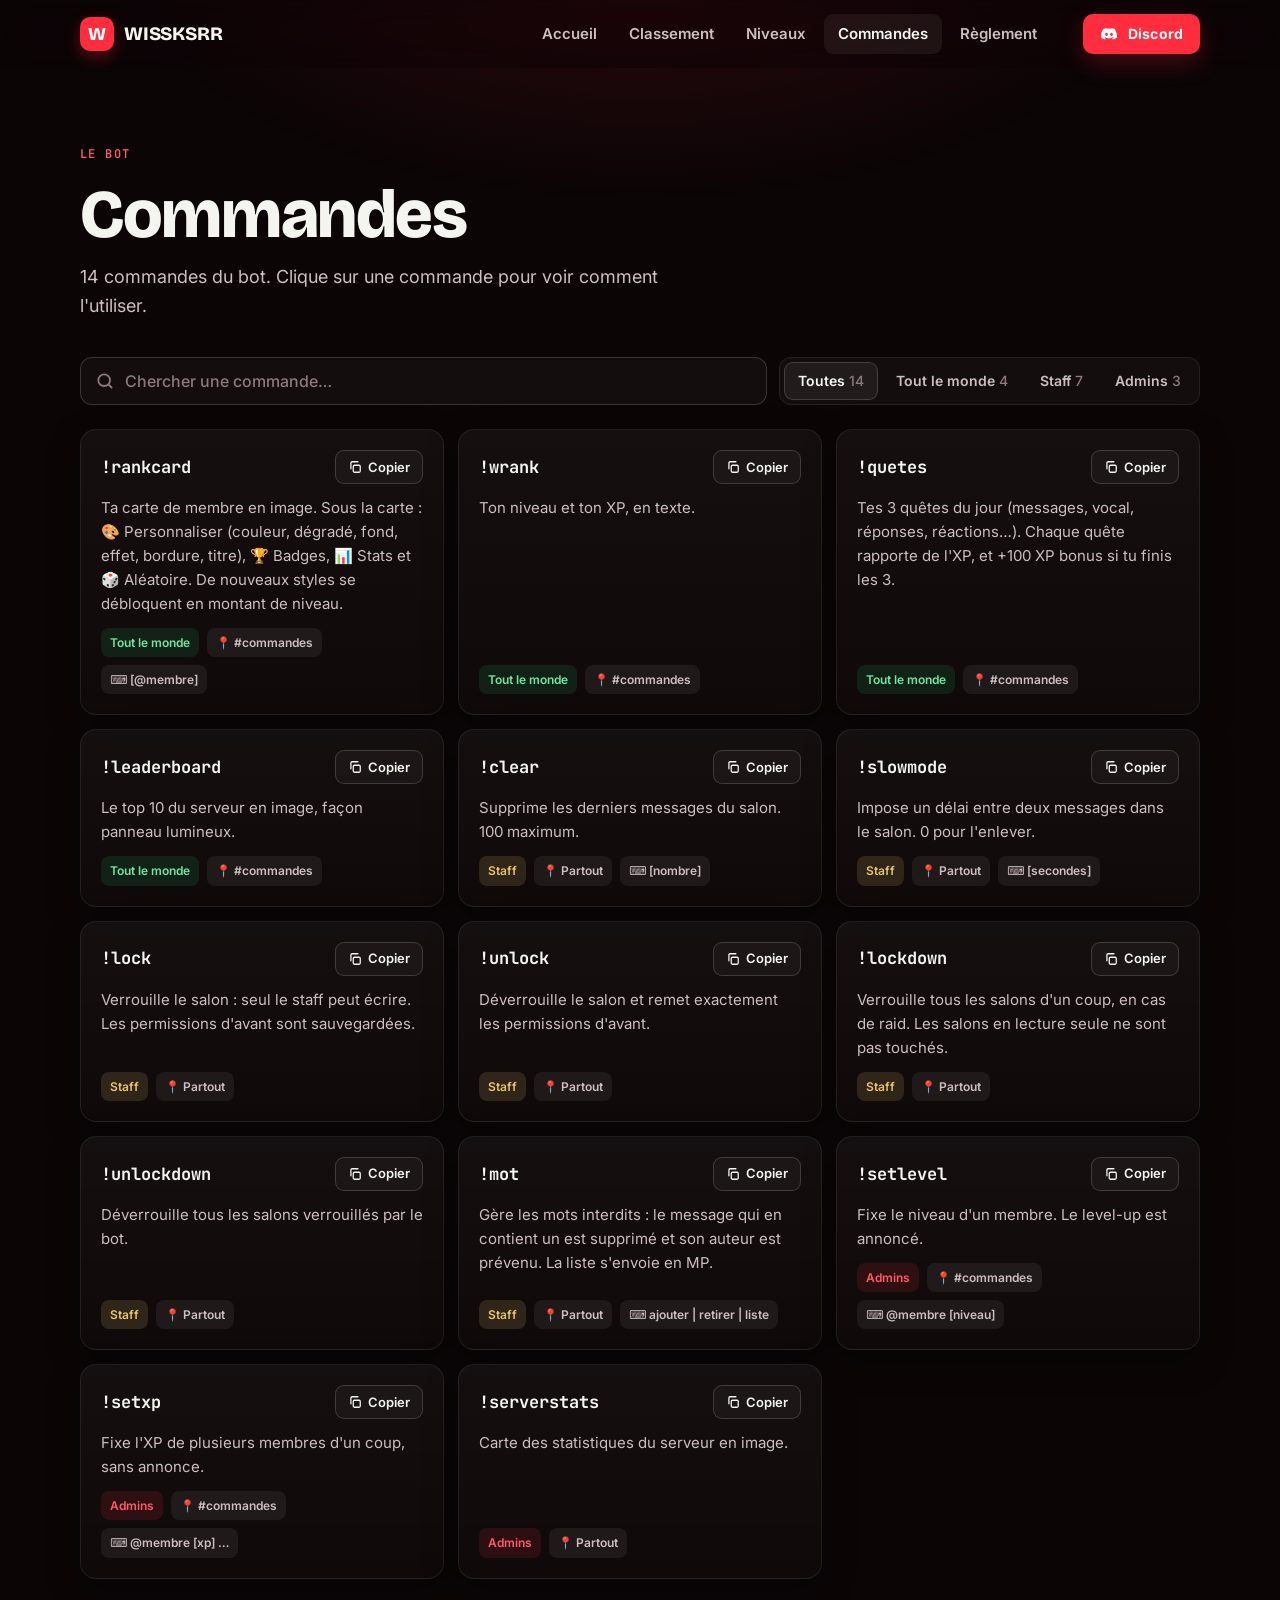
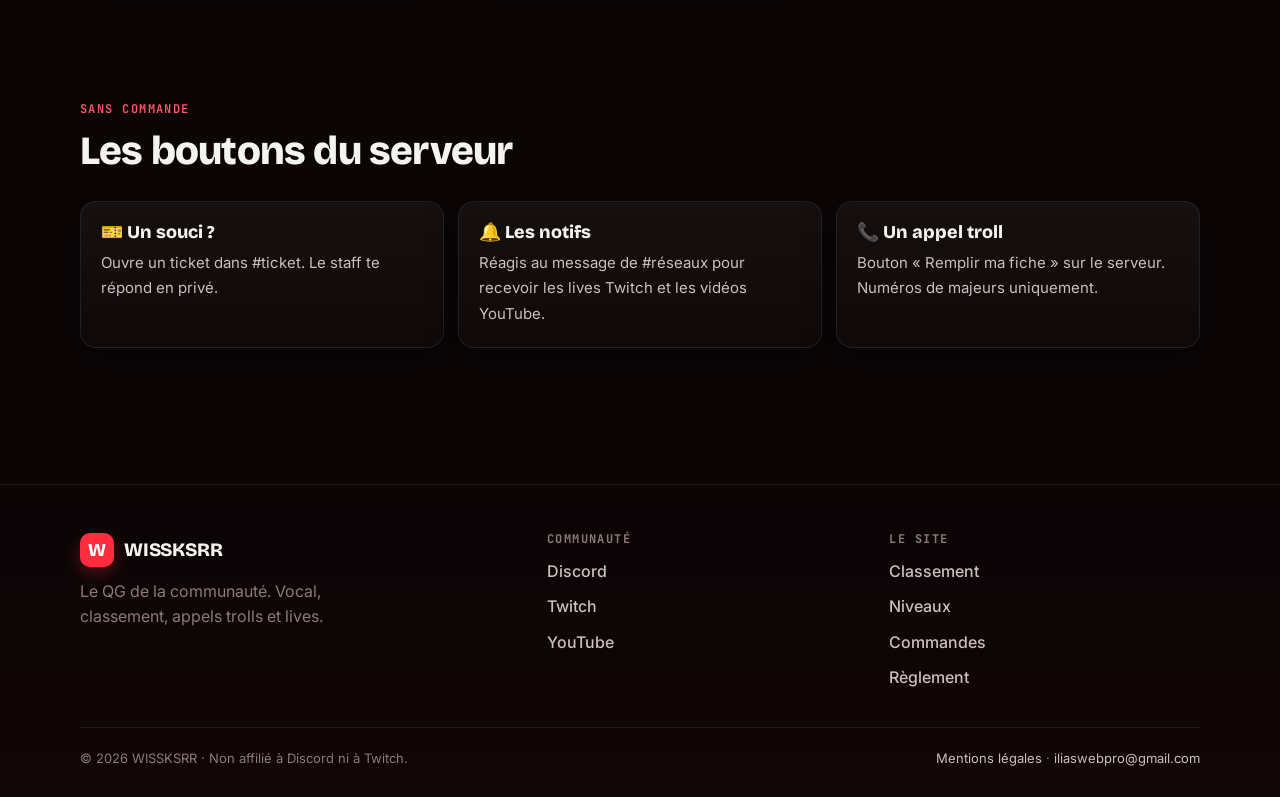
<file: commandes.html>
<!doctype html>
<html lang="fr">
<head>
<meta charset="utf-8">
<meta name="viewport" content="width=device-width, initial-scale=1, viewport-fit=cover">
<title>Commandes · WISSKSRR</title>
<meta name="description" content="Toutes les commandes du bot du Discord de Wiss, avec exemples.">
<meta name="theme-color" content="#0B0506">
<link rel="canonical" href="https://wiss-site.vercel.app/commandes.html">
<meta property="og:type" content="website">
<meta property="og:site_name" content="WISSKSRR">
<meta property="og:locale" content="fr_FR">
<meta property="og:title" content="Commandes · WISSKSRR">
<meta property="og:description" content="Toutes les commandes du bot du Discord de Wiss, avec exemples.">
<meta property="og:url" content="https://wiss-site.vercel.app/commandes.html">
<meta property="og:image" content="https://wiss-site.vercel.app/assets/og.png">
<meta property="og:image:width" content="1200">
<meta property="og:image:height" content="630">
<meta property="og:image:alt" content="WISSKSRR, le QG de la commu">
<meta name="twitter:card" content="summary_large_image">
<meta name="twitter:title" content="Commandes · WISSKSRR">
<meta name="twitter:description" content="Toutes les commandes du bot du Discord de Wiss, avec exemples.">
<meta name="twitter:image" content="https://wiss-site.vercel.app/assets/og.png">
<link rel="icon" href="data:image/svg+xml,%3Csvg xmlns='http://www.w3.org/2000/svg' viewBox='0 0 64 64'%3E%3Crect width='64' height='64' rx='16' fill='%23FF2D3D'/%3E%3Ctext x='32' y='45' font-family='Arial Black,Arial,sans-serif' font-size='36' font-weight='900' fill='%23fff' text-anchor='middle'%3EW%3C/text%3E%3C/svg%3E">
<link rel="apple-touch-icon" href="assets/apple-touch-icon.png">
<link rel="preconnect" href="https://fonts.googleapis.com">
<link rel="preconnect" href="https://fonts.gstatic.com" crossorigin>
<link href="https://fonts.googleapis.com/css2?family=Bricolage+Grotesque:opsz,wght@12..96,700;12..96,800&family=Inter:wght@400;500;600;700&family=JetBrains+Mono:wght@500;600;700&display=swap" rel="stylesheet">
<link rel="preconnect" href="https://wiss-bot-app.onrender.com" crossorigin>
<link rel="stylesheet" href="style.css">
</head>
<body data-page="commandes">
<a class="sr-only" href="#contenu">Aller au contenu</a>
<header class="nav" id="nav">
  <div class="conteneur nav-inner">
    <a class="logo" href="index.html" aria-label="WISSKSRR, accueil"><span class="logo-w" aria-hidden="true">W</span>WISSKSRR</a>
    <nav class="nav-liens" id="nav-liens" aria-label="Navigation principale">
        <a href="index.html">Accueil</a>
        <a href="classement.html">Classement</a>
        <a href="niveaux.html">Niveaux</a>
        <a href="commandes.html" aria-current="page">Commandes</a>
        <a href="reglement.html">Règlement</a>
        <a class="btn btn-principal nav-discord-mobile" href="https://discord.gg/wiss" target="_blank" rel="noopener"><svg width="18" height="18" viewBox="0 0 24 24" fill="currentColor" aria-hidden="true"><path d="M19.6 5.3A17 17 0 0 0 15.4 4l-.5 1a15.6 15.6 0 0 0-5.8 0L8.6 4a17 17 0 0 0-4.2 1.3C1.8 9.2 1 13 1.4 16.8a17 17 0 0 0 5.2 2.6l1.1-1.8c-.6-.2-1.2-.5-1.7-.9l.4-.3a12.2 12.2 0 0 0 11.2 0l.4.3c-.5.4-1.1.7-1.7.9l1.1 1.8a17 17 0 0 0 5.2-2.6c.5-4.4-.8-8.2-3-11.5ZM8.7 14.5c-1 0-1.9-1-1.9-2.1s.8-2.1 1.9-2.1 1.9 1 1.9 2.1-.8 2.1-1.9 2.1Zm6.6 0c-1 0-1.9-1-1.9-2.1s.8-2.1 1.9-2.1 1.9 1 1.9 2.1-.8 2.1-1.9 2.1Z"/></svg> Rejoindre le Discord</a>
    </nav>
    <a class="btn btn-principal btn-petit nav-discord" href="https://discord.gg/wiss" target="_blank" rel="noopener"><svg width="18" height="18" viewBox="0 0 24 24" fill="currentColor" aria-hidden="true"><path d="M19.6 5.3A17 17 0 0 0 15.4 4l-.5 1a15.6 15.6 0 0 0-5.8 0L8.6 4a17 17 0 0 0-4.2 1.3C1.8 9.2 1 13 1.4 16.8a17 17 0 0 0 5.2 2.6l1.1-1.8c-.6-.2-1.2-.5-1.7-.9l.4-.3a12.2 12.2 0 0 0 11.2 0l.4.3c-.5.4-1.1.7-1.7.9l1.1 1.8a17 17 0 0 0 5.2-2.6c.5-4.4-.8-8.2-3-11.5ZM8.7 14.5c-1 0-1.9-1-1.9-2.1s.8-2.1 1.9-2.1 1.9 1 1.9 2.1-.8 2.1-1.9 2.1Zm6.6 0c-1 0-1.9-1-1.9-2.1s.8-2.1 1.9-2.1 1.9 1 1.9 2.1-.8 2.1-1.9 2.1Z"/></svg> Discord</a>
    <button class="menu-btn" id="menu-btn" type="button" aria-label="Ouvrir le menu" aria-expanded="false" aria-controls="nav-liens"><span></span></button>
  </div>
</header>
<main id="contenu">
<section class="tete-page">
  <div class="conteneur">
    <span class="surtitre">Le bot</span>
    <h1>Commandes</h1>
    <p>14 commandes du bot. Clique sur une commande pour voir comment l'utiliser.</p>
  </div>
</section>
<section class="conteneur" style="padding-bottom:20px">
  <div class="outils">
    <label class="recherche" for="recherche-cmd"><span class="sr-only">Chercher une commande</span><svg width="20" height="20" viewBox="0 0 24 24" fill="none" stroke="currentColor" stroke-width="2.2" stroke-linecap="round" aria-hidden="true"><circle cx="11" cy="11" r="7"/><path d="M20 20l-3.5-3.5"/></svg>
      <input id="recherche-cmd" type="search" placeholder="Chercher une commande…" autocomplete="off" spellcheck="false"></label>
    <div class="segments" role="group" aria-label="Filtrer par accès"><button type="button" data-filtre="toutes" aria-pressed="true">Toutes<span>14</span></button><button type="button" data-filtre="tous" aria-pressed="false">Tout le monde<span>4</span></button><button type="button" data-filtre="staff" aria-pressed="false">Staff<span>7</span></button><button type="button" data-filtre="admin" aria-pressed="false">Admins<span>3</span></button></div>
  </div>
  <ul class="grille-cmd" id="grille-cmd">
    <li class="carte carte-survol cmd" data-acces="tous" data-cmd="{&quot;nom&quot;: &quot;!rankcard&quot;, &quot;desc&quot;: &quot;Ta carte de membre en image. Sous la carte : 🎨 Personnaliser (couleur, dégradé, fond, effet, bordure, titre), 🏆 Badges, 📊 Stats et 🎲 Aléatoire. De nouveaux styles se débloquent en montant de niveau.&quot;, &quot;usage&quot;: &quot;!rankcard [@membre]&quot;, &quot;acces&quot;: &quot;Tout le monde&quot;, &quot;salon&quot;: &quot;#commandes&quot;, &quot;exemples&quot;: [&quot;!rankcard&quot;, &quot;!rankcard @Wiss&quot;]}" tabindex="0" role="button" aria-label="Détails de !rankcard"><div class="cmd-tete"><span class="cmd-nom">!rankcard</span><button class="copier" type="button" data-copier="!rankcard" aria-label="Copier !rankcard"><svg width="14" height="14" viewBox="0 0 24 24" fill="none" stroke="currentColor" stroke-width="2.2" stroke-linecap="round" stroke-linejoin="round" aria-hidden="true"><rect x="9" y="9" width="12" height="12" rx="2"/><path d="M5 15V5a2 2 0 0 1 2-2h10"/></svg> Copier</button></div><p class="cmd-desc">Ta carte de membre en image. Sous la carte : 🎨 Personnaliser (couleur, dégradé, fond, effet, bordure, titre), 🏆 Badges, 📊 Stats et 🎲 Aléatoire. De nouveaux styles se débloquent en montant de niveau.</p><div class="cmd-meta"><span class="meta acces-tous">Tout le monde</span><span class="meta">📍 #commandes</span><span class="meta">⌨️ [@membre]</span></div></li>
    <li class="carte carte-survol cmd" data-acces="tous" data-cmd="{&quot;nom&quot;: &quot;!wrank&quot;, &quot;desc&quot;: &quot;Ton niveau et ton XP, en texte.&quot;, &quot;usage&quot;: &quot;!wrank&quot;, &quot;acces&quot;: &quot;Tout le monde&quot;, &quot;salon&quot;: &quot;#commandes&quot;, &quot;exemples&quot;: [&quot;!wrank&quot;]}" tabindex="0" role="button" aria-label="Détails de !wrank"><div class="cmd-tete"><span class="cmd-nom">!wrank</span><button class="copier" type="button" data-copier="!wrank" aria-label="Copier !wrank"><svg width="14" height="14" viewBox="0 0 24 24" fill="none" stroke="currentColor" stroke-width="2.2" stroke-linecap="round" stroke-linejoin="round" aria-hidden="true"><rect x="9" y="9" width="12" height="12" rx="2"/><path d="M5 15V5a2 2 0 0 1 2-2h10"/></svg> Copier</button></div><p class="cmd-desc">Ton niveau et ton XP, en texte.</p><div class="cmd-meta"><span class="meta acces-tous">Tout le monde</span><span class="meta">📍 #commandes</span></div></li>
    <li class="carte carte-survol cmd" data-acces="tous" data-cmd="{&quot;nom&quot;: &quot;!quetes&quot;, &quot;desc&quot;: &quot;Tes 3 quêtes du jour (messages, vocal, réponses, réactions…). Chaque quête rapporte de l&#x27;XP, et +100 XP bonus si tu finis les 3.&quot;, &quot;usage&quot;: &quot;!quetes&quot;, &quot;acces&quot;: &quot;Tout le monde&quot;, &quot;salon&quot;: &quot;#commandes&quot;, &quot;exemples&quot;: [&quot;!quetes&quot;]}" tabindex="0" role="button" aria-label="Détails de !quetes"><div class="cmd-tete"><span class="cmd-nom">!quetes</span><button class="copier" type="button" data-copier="!quetes" aria-label="Copier !quetes"><svg width="14" height="14" viewBox="0 0 24 24" fill="none" stroke="currentColor" stroke-width="2.2" stroke-linecap="round" stroke-linejoin="round" aria-hidden="true"><rect x="9" y="9" width="12" height="12" rx="2"/><path d="M5 15V5a2 2 0 0 1 2-2h10"/></svg> Copier</button></div><p class="cmd-desc">Tes 3 quêtes du jour (messages, vocal, réponses, réactions…). Chaque quête rapporte de l&#x27;XP, et +100 XP bonus si tu finis les 3.</p><div class="cmd-meta"><span class="meta acces-tous">Tout le monde</span><span class="meta">📍 #commandes</span></div></li>
    <li class="carte carte-survol cmd" data-acces="tous" data-cmd="{&quot;nom&quot;: &quot;!leaderboard&quot;, &quot;desc&quot;: &quot;Le top 10 du serveur en image, façon panneau lumineux.&quot;, &quot;usage&quot;: &quot;!leaderboard&quot;, &quot;acces&quot;: &quot;Tout le monde&quot;, &quot;salon&quot;: &quot;#commandes&quot;, &quot;exemples&quot;: [&quot;!leaderboard&quot;]}" tabindex="0" role="button" aria-label="Détails de !leaderboard"><div class="cmd-tete"><span class="cmd-nom">!leaderboard</span><button class="copier" type="button" data-copier="!leaderboard" aria-label="Copier !leaderboard"><svg width="14" height="14" viewBox="0 0 24 24" fill="none" stroke="currentColor" stroke-width="2.2" stroke-linecap="round" stroke-linejoin="round" aria-hidden="true"><rect x="9" y="9" width="12" height="12" rx="2"/><path d="M5 15V5a2 2 0 0 1 2-2h10"/></svg> Copier</button></div><p class="cmd-desc">Le top 10 du serveur en image, façon panneau lumineux.</p><div class="cmd-meta"><span class="meta acces-tous">Tout le monde</span><span class="meta">📍 #commandes</span></div></li>
    <li class="carte carte-survol cmd" data-acces="staff" data-cmd="{&quot;nom&quot;: &quot;!clear&quot;, &quot;desc&quot;: &quot;Supprime les derniers messages du salon. 100 maximum.&quot;, &quot;usage&quot;: &quot;!clear &lt;nombre&gt;&quot;, &quot;acces&quot;: &quot;Staff&quot;, &quot;salon&quot;: &quot;Partout&quot;, &quot;exemples&quot;: [&quot;!clear 20&quot;]}" tabindex="0" role="button" aria-label="Détails de !clear"><div class="cmd-tete"><span class="cmd-nom">!clear</span><button class="copier" type="button" data-copier="!clear" aria-label="Copier !clear"><svg width="14" height="14" viewBox="0 0 24 24" fill="none" stroke="currentColor" stroke-width="2.2" stroke-linecap="round" stroke-linejoin="round" aria-hidden="true"><rect x="9" y="9" width="12" height="12" rx="2"/><path d="M5 15V5a2 2 0 0 1 2-2h10"/></svg> Copier</button></div><p class="cmd-desc">Supprime les derniers messages du salon. 100 maximum.</p><div class="cmd-meta"><span class="meta acces-staff">Staff</span><span class="meta">📍 Partout</span><span class="meta">⌨️ [nombre]</span></div></li>
    <li class="carte carte-survol cmd" data-acces="staff" data-cmd="{&quot;nom&quot;: &quot;!slowmode&quot;, &quot;desc&quot;: &quot;Impose un délai entre deux messages dans le salon. 0 pour l&#x27;enlever.&quot;, &quot;usage&quot;: &quot;!slowmode &lt;secondes&gt;&quot;, &quot;acces&quot;: &quot;Staff&quot;, &quot;salon&quot;: &quot;Partout&quot;, &quot;exemples&quot;: [&quot;!slowmode 10&quot;, &quot;!slowmode 0&quot;]}" tabindex="0" role="button" aria-label="Détails de !slowmode"><div class="cmd-tete"><span class="cmd-nom">!slowmode</span><button class="copier" type="button" data-copier="!slowmode" aria-label="Copier !slowmode"><svg width="14" height="14" viewBox="0 0 24 24" fill="none" stroke="currentColor" stroke-width="2.2" stroke-linecap="round" stroke-linejoin="round" aria-hidden="true"><rect x="9" y="9" width="12" height="12" rx="2"/><path d="M5 15V5a2 2 0 0 1 2-2h10"/></svg> Copier</button></div><p class="cmd-desc">Impose un délai entre deux messages dans le salon. 0 pour l&#x27;enlever.</p><div class="cmd-meta"><span class="meta acces-staff">Staff</span><span class="meta">📍 Partout</span><span class="meta">⌨️ [secondes]</span></div></li>
    <li class="carte carte-survol cmd" data-acces="staff" data-cmd="{&quot;nom&quot;: &quot;!lock&quot;, &quot;desc&quot;: &quot;Verrouille le salon : seul le staff peut écrire. Les permissions d&#x27;avant sont sauvegardées.&quot;, &quot;usage&quot;: &quot;!lock&quot;, &quot;acces&quot;: &quot;Staff&quot;, &quot;salon&quot;: &quot;Partout&quot;, &quot;exemples&quot;: [&quot;!lock&quot;]}" tabindex="0" role="button" aria-label="Détails de !lock"><div class="cmd-tete"><span class="cmd-nom">!lock</span><button class="copier" type="button" data-copier="!lock" aria-label="Copier !lock"><svg width="14" height="14" viewBox="0 0 24 24" fill="none" stroke="currentColor" stroke-width="2.2" stroke-linecap="round" stroke-linejoin="round" aria-hidden="true"><rect x="9" y="9" width="12" height="12" rx="2"/><path d="M5 15V5a2 2 0 0 1 2-2h10"/></svg> Copier</button></div><p class="cmd-desc">Verrouille le salon : seul le staff peut écrire. Les permissions d&#x27;avant sont sauvegardées.</p><div class="cmd-meta"><span class="meta acces-staff">Staff</span><span class="meta">📍 Partout</span></div></li>
    <li class="carte carte-survol cmd" data-acces="staff" data-cmd="{&quot;nom&quot;: &quot;!unlock&quot;, &quot;desc&quot;: &quot;Déverrouille le salon et remet exactement les permissions d&#x27;avant.&quot;, &quot;usage&quot;: &quot;!unlock&quot;, &quot;acces&quot;: &quot;Staff&quot;, &quot;salon&quot;: &quot;Partout&quot;, &quot;exemples&quot;: [&quot;!unlock&quot;]}" tabindex="0" role="button" aria-label="Détails de !unlock"><div class="cmd-tete"><span class="cmd-nom">!unlock</span><button class="copier" type="button" data-copier="!unlock" aria-label="Copier !unlock"><svg width="14" height="14" viewBox="0 0 24 24" fill="none" stroke="currentColor" stroke-width="2.2" stroke-linecap="round" stroke-linejoin="round" aria-hidden="true"><rect x="9" y="9" width="12" height="12" rx="2"/><path d="M5 15V5a2 2 0 0 1 2-2h10"/></svg> Copier</button></div><p class="cmd-desc">Déverrouille le salon et remet exactement les permissions d&#x27;avant.</p><div class="cmd-meta"><span class="meta acces-staff">Staff</span><span class="meta">📍 Partout</span></div></li>
    <li class="carte carte-survol cmd" data-acces="staff" data-cmd="{&quot;nom&quot;: &quot;!lockdown&quot;, &quot;desc&quot;: &quot;Verrouille tous les salons d&#x27;un coup, en cas de raid. Les salons en lecture seule ne sont pas touchés.&quot;, &quot;usage&quot;: &quot;!lockdown&quot;, &quot;acces&quot;: &quot;Staff&quot;, &quot;salon&quot;: &quot;Partout&quot;, &quot;exemples&quot;: [&quot;!lockdown&quot;]}" tabindex="0" role="button" aria-label="Détails de !lockdown"><div class="cmd-tete"><span class="cmd-nom">!lockdown</span><button class="copier" type="button" data-copier="!lockdown" aria-label="Copier !lockdown"><svg width="14" height="14" viewBox="0 0 24 24" fill="none" stroke="currentColor" stroke-width="2.2" stroke-linecap="round" stroke-linejoin="round" aria-hidden="true"><rect x="9" y="9" width="12" height="12" rx="2"/><path d="M5 15V5a2 2 0 0 1 2-2h10"/></svg> Copier</button></div><p class="cmd-desc">Verrouille tous les salons d&#x27;un coup, en cas de raid. Les salons en lecture seule ne sont pas touchés.</p><div class="cmd-meta"><span class="meta acces-staff">Staff</span><span class="meta">📍 Partout</span></div></li>
    <li class="carte carte-survol cmd" data-acces="staff" data-cmd="{&quot;nom&quot;: &quot;!unlockdown&quot;, &quot;desc&quot;: &quot;Déverrouille tous les salons verrouillés par le bot.&quot;, &quot;usage&quot;: &quot;!unlockdown&quot;, &quot;acces&quot;: &quot;Staff&quot;, &quot;salon&quot;: &quot;Partout&quot;, &quot;exemples&quot;: [&quot;!unlockdown&quot;]}" tabindex="0" role="button" aria-label="Détails de !unlockdown"><div class="cmd-tete"><span class="cmd-nom">!unlockdown</span><button class="copier" type="button" data-copier="!unlockdown" aria-label="Copier !unlockdown"><svg width="14" height="14" viewBox="0 0 24 24" fill="none" stroke="currentColor" stroke-width="2.2" stroke-linecap="round" stroke-linejoin="round" aria-hidden="true"><rect x="9" y="9" width="12" height="12" rx="2"/><path d="M5 15V5a2 2 0 0 1 2-2h10"/></svg> Copier</button></div><p class="cmd-desc">Déverrouille tous les salons verrouillés par le bot.</p><div class="cmd-meta"><span class="meta acces-staff">Staff</span><span class="meta">📍 Partout</span></div></li>
    <li class="carte carte-survol cmd" data-acces="staff" data-cmd="{&quot;nom&quot;: &quot;!mot&quot;, &quot;desc&quot;: &quot;Gère les mots interdits : le message qui en contient un est supprimé et son auteur est prévenu. La liste s&#x27;envoie en MP.&quot;, &quot;usage&quot;: &quot;!mot ajouter &lt;mot&gt; · !mot retirer &lt;mot&gt; · !mot liste&quot;, &quot;acces&quot;: &quot;Staff&quot;, &quot;salon&quot;: &quot;Partout&quot;, &quot;exemples&quot;: [&quot;!mot ajouter insulte&quot;, &quot;!mot retirer insulte&quot;, &quot;!mot liste&quot;]}" tabindex="0" role="button" aria-label="Détails de !mot"><div class="cmd-tete"><span class="cmd-nom">!mot</span><button class="copier" type="button" data-copier="!mot" aria-label="Copier !mot"><svg width="14" height="14" viewBox="0 0 24 24" fill="none" stroke="currentColor" stroke-width="2.2" stroke-linecap="round" stroke-linejoin="round" aria-hidden="true"><rect x="9" y="9" width="12" height="12" rx="2"/><path d="M5 15V5a2 2 0 0 1 2-2h10"/></svg> Copier</button></div><p class="cmd-desc">Gère les mots interdits : le message qui en contient un est supprimé et son auteur est prévenu. La liste s&#x27;envoie en MP.</p><div class="cmd-meta"><span class="meta acces-staff">Staff</span><span class="meta">📍 Partout</span><span class="meta">⌨️ ajouter | retirer | liste</span></div></li>
    <li class="carte carte-survol cmd" data-acces="admin" data-cmd="{&quot;nom&quot;: &quot;!setlevel&quot;, &quot;desc&quot;: &quot;Fixe le niveau d&#x27;un membre. Le level-up est annoncé.&quot;, &quot;usage&quot;: &quot;!setlevel @membre &lt;niveau&gt;&quot;, &quot;acces&quot;: &quot;Admins&quot;, &quot;salon&quot;: &quot;#commandes&quot;, &quot;exemples&quot;: [&quot;!setlevel @Kanki 15&quot;]}" tabindex="0" role="button" aria-label="Détails de !setlevel"><div class="cmd-tete"><span class="cmd-nom">!setlevel</span><button class="copier" type="button" data-copier="!setlevel" aria-label="Copier !setlevel"><svg width="14" height="14" viewBox="0 0 24 24" fill="none" stroke="currentColor" stroke-width="2.2" stroke-linecap="round" stroke-linejoin="round" aria-hidden="true"><rect x="9" y="9" width="12" height="12" rx="2"/><path d="M5 15V5a2 2 0 0 1 2-2h10"/></svg> Copier</button></div><p class="cmd-desc">Fixe le niveau d&#x27;un membre. Le level-up est annoncé.</p><div class="cmd-meta"><span class="meta acces-admin">Admins</span><span class="meta">📍 #commandes</span><span class="meta">⌨️ @membre [niveau]</span></div></li>
    <li class="carte carte-survol cmd" data-acces="admin" data-cmd="{&quot;nom&quot;: &quot;!setxp&quot;, &quot;desc&quot;: &quot;Fixe l&#x27;XP de plusieurs membres d&#x27;un coup, sans annonce.&quot;, &quot;usage&quot;: &quot;!setxp @membre &lt;xp&gt; [@membre &lt;xp&gt; …]&quot;, &quot;acces&quot;: &quot;Admins&quot;, &quot;salon&quot;: &quot;#commandes&quot;, &quot;exemples&quot;: [&quot;!setxp @Kanki 50000&quot;, &quot;!setxp @A 1000 @B 2000&quot;]}" tabindex="0" role="button" aria-label="Détails de !setxp"><div class="cmd-tete"><span class="cmd-nom">!setxp</span><button class="copier" type="button" data-copier="!setxp" aria-label="Copier !setxp"><svg width="14" height="14" viewBox="0 0 24 24" fill="none" stroke="currentColor" stroke-width="2.2" stroke-linecap="round" stroke-linejoin="round" aria-hidden="true"><rect x="9" y="9" width="12" height="12" rx="2"/><path d="M5 15V5a2 2 0 0 1 2-2h10"/></svg> Copier</button></div><p class="cmd-desc">Fixe l&#x27;XP de plusieurs membres d&#x27;un coup, sans annonce.</p><div class="cmd-meta"><span class="meta acces-admin">Admins</span><span class="meta">📍 #commandes</span><span class="meta">⌨️ @membre [xp] …</span></div></li>
    <li class="carte carte-survol cmd" data-acces="admin" data-cmd="{&quot;nom&quot;: &quot;!serverstats&quot;, &quot;desc&quot;: &quot;Carte des statistiques du serveur en image.&quot;, &quot;usage&quot;: &quot;!serverstats&quot;, &quot;acces&quot;: &quot;Admins&quot;, &quot;salon&quot;: &quot;Partout&quot;, &quot;exemples&quot;: [&quot;!serverstats&quot;]}" tabindex="0" role="button" aria-label="Détails de !serverstats"><div class="cmd-tete"><span class="cmd-nom">!serverstats</span><button class="copier" type="button" data-copier="!serverstats" aria-label="Copier !serverstats"><svg width="14" height="14" viewBox="0 0 24 24" fill="none" stroke="currentColor" stroke-width="2.2" stroke-linecap="round" stroke-linejoin="round" aria-hidden="true"><rect x="9" y="9" width="12" height="12" rx="2"/><path d="M5 15V5a2 2 0 0 1 2-2h10"/></svg> Copier</button></div><p class="cmd-desc">Carte des statistiques du serveur en image.</p><div class="cmd-meta"><span class="meta acces-admin">Admins</span><span class="meta">📍 Partout</span></div></li>
  </ul>
  <div class="message-vide" id="cmd-vide" hidden><b>Aucune commande trouvée</b>Essaie un autre mot ou un autre filtre.</div>
</section>

<section class="section">
  <div class="conteneur">
    <div class="section-tete"><div><span class="surtitre">Sans commande</span><h2 style="margin-top:10px">Les boutons du serveur</h2></div></div>
    <ul class="sans-cmd">
      <li class="carte"><b>🎫 Un souci ?</b><span>Ouvre un ticket dans #ticket. Le staff te répond en privé.</span></li>
      <li class="carte"><b>🔔 Les notifs</b><span>Réagis au message de #réseaux pour recevoir les lives Twitch et les vidéos YouTube.</span></li>
      <li class="carte"><b>📞 Un appel troll</b><span>Bouton « Remplir ma fiche » sur le serveur. Numéros de majeurs uniquement.</span></li>
    </ul>
  </div>
</section>

<dialog class="fenetre" id="fenetre-cmd" aria-labelledby="cmd-titre">
  <div class="fenetre-corps cmd-detail">
    <button class="fermer" type="button" data-fermer aria-label="Fermer"><svg width="16" height="16" viewBox="0 0 24 24" fill="none" stroke="currentColor" stroke-width="2.4" stroke-linecap="round" aria-hidden="true"><path d="M6 6l12 12M18 6L6 18"/></svg></button>
    <h3 id="cmd-titre"></h3>
    <p id="cmd-desc"></p>
    <h4>Utilisation</h4><code class="exemple" id="cmd-usage"></code>
    <h4>Permissions</h4><div class="cmd-meta"><span class="meta" id="cmd-acces"></span><span class="meta" id="cmd-salon"></span></div>
    <h4>Exemples</h4><div id="cmd-exemples"></div>
    <div class="profil-actions"><button class="btn btn-principal" type="button" id="cmd-copier"><svg width="14" height="14" viewBox="0 0 24 24" fill="none" stroke="currentColor" stroke-width="2.2" stroke-linecap="round" stroke-linejoin="round" aria-hidden="true"><rect x="9" y="9" width="12" height="12" rx="2"/><path d="M5 15V5a2 2 0 0 1 2-2h10"/></svg> Copier la commande</button></div>
  </div>
</dialog>
</main>
<footer class="pied">
  <div class="conteneur">
    <div class="pied-grille">
      <div class="pied-marque">
        <a class="logo" href="index.html"><span class="logo-w" aria-hidden="true">W</span>WISSKSRR</a>
        <p>Le QG de la communauté. Vocal, classement, appels trolls et lives.</p>
      </div>
      <div>
        <h3>Communauté</h3>
        <ul>
          <li><a href="https://discord.gg/wiss" target="_blank" rel="noopener">Discord</a></li>
          <li><a href="https://www.twitch.tv/wissksrr" target="_blank" rel="noopener">Twitch</a></li>
          <li><a href="https://www.youtube.com/@wissksrrr" target="_blank" rel="noopener">YouTube</a></li>
        </ul>
      </div>
      <div>
        <h3>Le site</h3>
        <ul>
          <li><a href="classement.html">Classement</a></li>
          <li><a href="niveaux.html">Niveaux</a></li>
          <li><a href="commandes.html">Commandes</a></li>
          <li><a href="reglement.html">Règlement</a></li>
        </ul>
      </div>
    </div>
    <div class="pied-bas">
      <span>© <span class="annee">2026</span> WISSKSRR · Non affilié à Discord ni à Twitch.</span>
      <span><a href="mentions.html">Mentions légales</a> · <a href="mailto:iliaswebpro@gmail.com">iliaswebpro@gmail.com</a></span>
    </div>
  </div>
</footer>
<div class="toast" id="toast" role="status" aria-live="polite"></div>
<script src="app.js" defer></script>
</body>
</html>
</file>
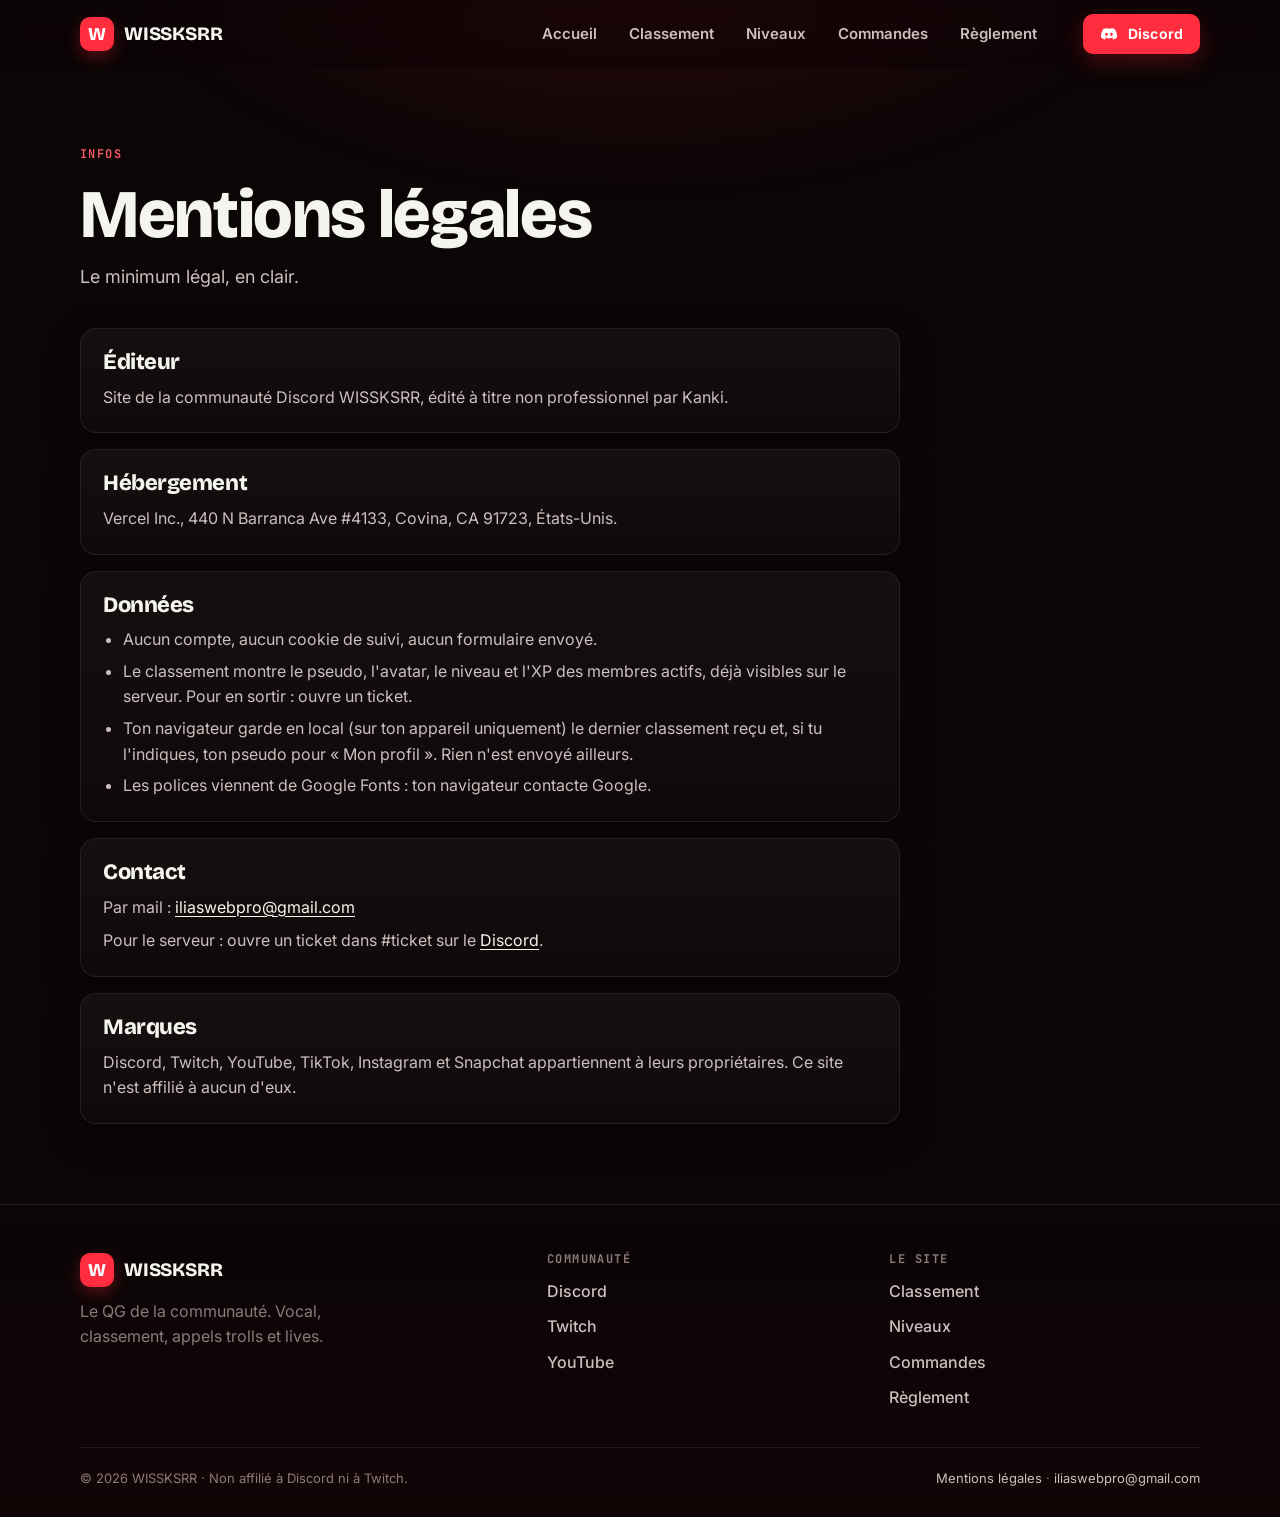
<file: mentions.html>
<!doctype html>
<html lang="fr">
<head>
<meta charset="utf-8">
<meta name="viewport" content="width=device-width, initial-scale=1, viewport-fit=cover">
<title>Mentions légales · WISSKSRR</title>
<meta name="description" content="Mentions légales du site WISSKSRR.">
<meta name="theme-color" content="#0B0506">
<link rel="canonical" href="https://wiss-site.vercel.app/mentions.html">
<meta property="og:type" content="website">
<meta property="og:site_name" content="WISSKSRR">
<meta property="og:locale" content="fr_FR">
<meta property="og:title" content="Mentions légales · WISSKSRR">
<meta property="og:description" content="Mentions légales du site WISSKSRR.">
<meta property="og:url" content="https://wiss-site.vercel.app/mentions.html">
<meta property="og:image" content="https://wiss-site.vercel.app/assets/og.png">
<meta property="og:image:width" content="1200">
<meta property="og:image:height" content="630">
<meta property="og:image:alt" content="WISSKSRR, le QG de la commu">
<meta name="twitter:card" content="summary_large_image">
<meta name="twitter:title" content="Mentions légales · WISSKSRR">
<meta name="twitter:description" content="Mentions légales du site WISSKSRR.">
<meta name="twitter:image" content="https://wiss-site.vercel.app/assets/og.png">
<link rel="icon" href="data:image/svg+xml,%3Csvg xmlns='http://www.w3.org/2000/svg' viewBox='0 0 64 64'%3E%3Crect width='64' height='64' rx='16' fill='%23FF2D3D'/%3E%3Ctext x='32' y='45' font-family='Arial Black,Arial,sans-serif' font-size='36' font-weight='900' fill='%23fff' text-anchor='middle'%3EW%3C/text%3E%3C/svg%3E">
<link rel="apple-touch-icon" href="assets/apple-touch-icon.png">
<link rel="preconnect" href="https://fonts.googleapis.com">
<link rel="preconnect" href="https://fonts.gstatic.com" crossorigin>
<link href="https://fonts.googleapis.com/css2?family=Bricolage+Grotesque:opsz,wght@12..96,700;12..96,800&family=Inter:wght@400;500;600;700&family=JetBrains+Mono:wght@500;600;700&display=swap" rel="stylesheet">
<link rel="preconnect" href="https://wiss-bot-app.onrender.com" crossorigin>
<link rel="stylesheet" href="style.css">
</head>
<body data-page="mentions">
<a class="sr-only" href="#contenu">Aller au contenu</a>
<header class="nav" id="nav">
  <div class="conteneur nav-inner">
    <a class="logo" href="index.html" aria-label="WISSKSRR, accueil"><span class="logo-w" aria-hidden="true">W</span>WISSKSRR</a>
    <nav class="nav-liens" id="nav-liens" aria-label="Navigation principale">
        <a href="index.html">Accueil</a>
        <a href="classement.html">Classement</a>
        <a href="niveaux.html">Niveaux</a>
        <a href="commandes.html">Commandes</a>
        <a href="reglement.html">Règlement</a>
        <a class="btn btn-principal nav-discord-mobile" href="https://discord.gg/wiss" target="_blank" rel="noopener"><svg width="18" height="18" viewBox="0 0 24 24" fill="currentColor" aria-hidden="true"><path d="M19.6 5.3A17 17 0 0 0 15.4 4l-.5 1a15.6 15.6 0 0 0-5.8 0L8.6 4a17 17 0 0 0-4.2 1.3C1.8 9.2 1 13 1.4 16.8a17 17 0 0 0 5.2 2.6l1.1-1.8c-.6-.2-1.2-.5-1.7-.9l.4-.3a12.2 12.2 0 0 0 11.2 0l.4.3c-.5.4-1.1.7-1.7.9l1.1 1.8a17 17 0 0 0 5.2-2.6c.5-4.4-.8-8.2-3-11.5ZM8.7 14.5c-1 0-1.9-1-1.9-2.1s.8-2.1 1.9-2.1 1.9 1 1.9 2.1-.8 2.1-1.9 2.1Zm6.6 0c-1 0-1.9-1-1.9-2.1s.8-2.1 1.9-2.1 1.9 1 1.9 2.1-.8 2.1-1.9 2.1Z"/></svg> Rejoindre le Discord</a>
    </nav>
    <a class="btn btn-principal btn-petit nav-discord" href="https://discord.gg/wiss" target="_blank" rel="noopener"><svg width="18" height="18" viewBox="0 0 24 24" fill="currentColor" aria-hidden="true"><path d="M19.6 5.3A17 17 0 0 0 15.4 4l-.5 1a15.6 15.6 0 0 0-5.8 0L8.6 4a17 17 0 0 0-4.2 1.3C1.8 9.2 1 13 1.4 16.8a17 17 0 0 0 5.2 2.6l1.1-1.8c-.6-.2-1.2-.5-1.7-.9l.4-.3a12.2 12.2 0 0 0 11.2 0l.4.3c-.5.4-1.1.7-1.7.9l1.1 1.8a17 17 0 0 0 5.2-2.6c.5-4.4-.8-8.2-3-11.5ZM8.7 14.5c-1 0-1.9-1-1.9-2.1s.8-2.1 1.9-2.1 1.9 1 1.9 2.1-.8 2.1-1.9 2.1Zm6.6 0c-1 0-1.9-1-1.9-2.1s.8-2.1 1.9-2.1 1.9 1 1.9 2.1-.8 2.1-1.9 2.1Z"/></svg> Discord</a>
    <button class="menu-btn" id="menu-btn" type="button" aria-label="Ouvrir le menu" aria-expanded="false" aria-controls="nav-liens"><span></span></button>
  </div>
</header>
<main id="contenu">
<section class="tete-page">
  <div class="conteneur">
    <span class="surtitre">Infos</span>
    <h1>Mentions légales</h1>
    <p>Le minimum légal, en clair.</p>
  </div>
</section>
<section class="conteneur" style="padding-bottom:40px">
  <article class="texte-legal">
    <section class="carte"><h2>Éditeur</h2><p>Site de la communauté Discord WISSKSRR, édité à titre non professionnel par Kanki.</p></section>
    <section class="carte"><h2>Hébergement</h2><p>Vercel Inc., 440 N Barranca Ave #4133, Covina, CA 91723, États-Unis.</p></section>
    <section class="carte"><h2>Données</h2><ul>
      <li>Aucun compte, aucun cookie de suivi, aucun formulaire envoyé.</li>
      <li>Le classement montre le pseudo, l'avatar, le niveau et l'XP des membres actifs, déjà visibles sur le serveur. Pour en sortir : ouvre un ticket.</li>
      <li>Ton navigateur garde en local (sur ton appareil uniquement) le dernier classement reçu et, si tu l'indiques, ton pseudo pour « Mon profil ». Rien n'est envoyé ailleurs.</li>
      <li>Les polices viennent de Google Fonts : ton navigateur contacte Google.</li>
    </ul></section>
    <section class="carte" id="contact"><h2>Contact</h2><p>Par mail : <a href="mailto:iliaswebpro@gmail.com">iliaswebpro@gmail.com</a></p><p style="margin-top:8px">Pour le serveur : ouvre un ticket dans #ticket sur le <a href="https://discord.gg/wiss" target="_blank" rel="noopener">Discord</a>.</p></section>
    <section class="carte"><h2>Marques</h2><p>Discord, Twitch, YouTube, TikTok, Instagram et Snapchat appartiennent à leurs propriétaires. Ce site n'est affilié à aucun d'eux.</p></section>
  </article>
</section>
</main>
<footer class="pied">
  <div class="conteneur">
    <div class="pied-grille">
      <div class="pied-marque">
        <a class="logo" href="index.html"><span class="logo-w" aria-hidden="true">W</span>WISSKSRR</a>
        <p>Le QG de la communauté. Vocal, classement, appels trolls et lives.</p>
      </div>
      <div>
        <h3>Communauté</h3>
        <ul>
          <li><a href="https://discord.gg/wiss" target="_blank" rel="noopener">Discord</a></li>
          <li><a href="https://www.twitch.tv/wissksrr" target="_blank" rel="noopener">Twitch</a></li>
          <li><a href="https://www.youtube.com/@wissksrrr" target="_blank" rel="noopener">YouTube</a></li>
        </ul>
      </div>
      <div>
        <h3>Le site</h3>
        <ul>
          <li><a href="classement.html">Classement</a></li>
          <li><a href="niveaux.html">Niveaux</a></li>
          <li><a href="commandes.html">Commandes</a></li>
          <li><a href="reglement.html">Règlement</a></li>
        </ul>
      </div>
    </div>
    <div class="pied-bas">
      <span>© <span class="annee">2026</span> WISSKSRR · Non affilié à Discord ni à Twitch.</span>
      <span><a href="mentions.html">Mentions légales</a> · <a href="mailto:iliaswebpro@gmail.com">iliaswebpro@gmail.com</a></span>
    </div>
  </div>
</footer>
<div class="toast" id="toast" role="status" aria-live="polite"></div>
<script src="app.js" defer></script>
</body>
</html>
</file>
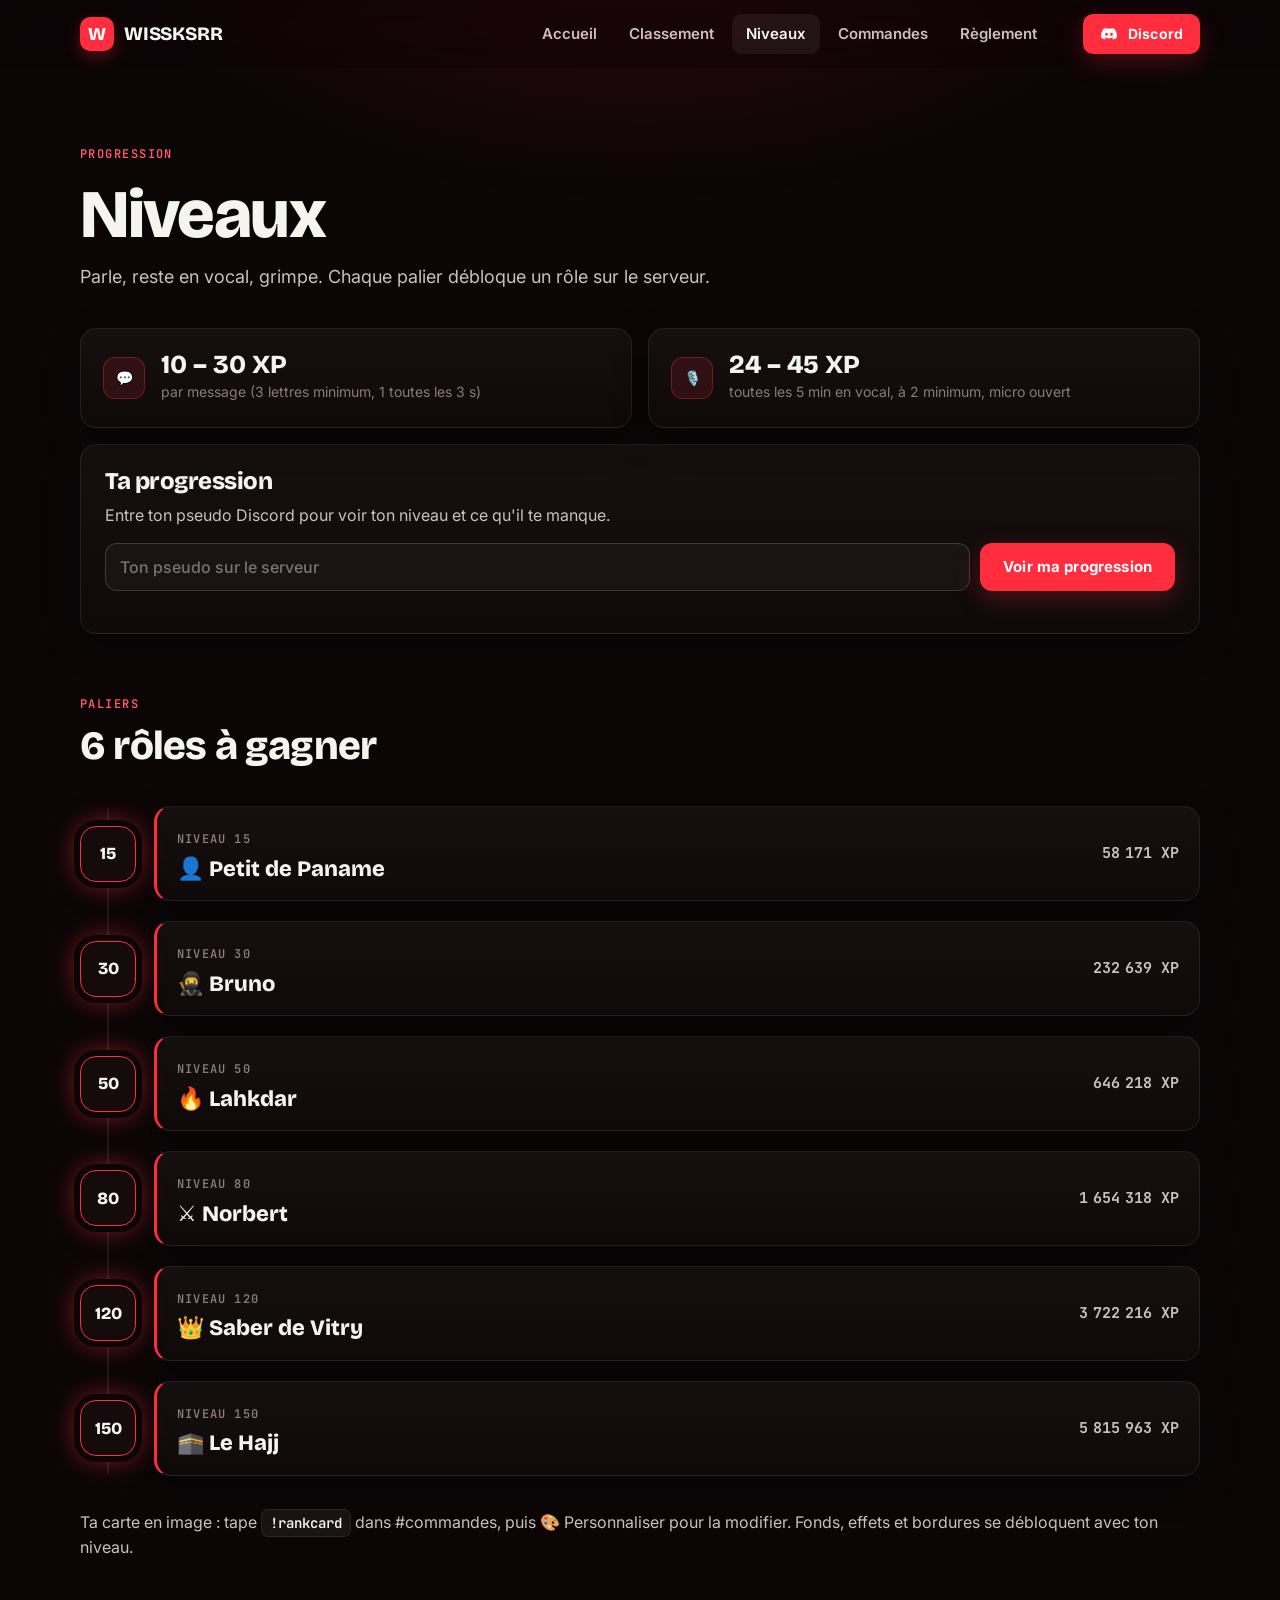
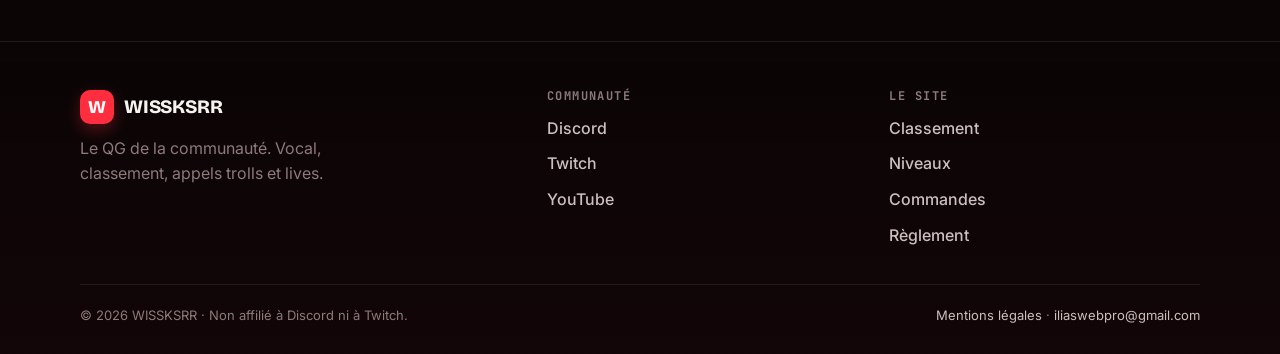
<file: niveaux.html>
<!doctype html>
<html lang="fr">
<head>
<meta charset="utf-8">
<meta name="viewport" content="width=device-width, initial-scale=1, viewport-fit=cover">
<title>Niveaux · WISSKSRR</title>
<meta name="description" content="Comment gagner de l&#x27;XP et les 6 rôles à débloquer sur le Discord de Wiss.">
<meta name="theme-color" content="#0B0506">
<link rel="canonical" href="https://wiss-site.vercel.app/niveaux.html">
<meta property="og:type" content="website">
<meta property="og:site_name" content="WISSKSRR">
<meta property="og:locale" content="fr_FR">
<meta property="og:title" content="Niveaux · WISSKSRR">
<meta property="og:description" content="Comment gagner de l&#x27;XP et les 6 rôles à débloquer sur le Discord de Wiss.">
<meta property="og:url" content="https://wiss-site.vercel.app/niveaux.html">
<meta property="og:image" content="https://wiss-site.vercel.app/assets/og.png">
<meta property="og:image:width" content="1200">
<meta property="og:image:height" content="630">
<meta property="og:image:alt" content="WISSKSRR, le QG de la commu">
<meta name="twitter:card" content="summary_large_image">
<meta name="twitter:title" content="Niveaux · WISSKSRR">
<meta name="twitter:description" content="Comment gagner de l&#x27;XP et les 6 rôles à débloquer sur le Discord de Wiss.">
<meta name="twitter:image" content="https://wiss-site.vercel.app/assets/og.png">
<link rel="icon" href="data:image/svg+xml,%3Csvg xmlns='http://www.w3.org/2000/svg' viewBox='0 0 64 64'%3E%3Crect width='64' height='64' rx='16' fill='%23FF2D3D'/%3E%3Ctext x='32' y='45' font-family='Arial Black,Arial,sans-serif' font-size='36' font-weight='900' fill='%23fff' text-anchor='middle'%3EW%3C/text%3E%3C/svg%3E">
<link rel="apple-touch-icon" href="assets/apple-touch-icon.png">
<link rel="preconnect" href="https://fonts.googleapis.com">
<link rel="preconnect" href="https://fonts.gstatic.com" crossorigin>
<link href="https://fonts.googleapis.com/css2?family=Bricolage+Grotesque:opsz,wght@12..96,700;12..96,800&family=Inter:wght@400;500;600;700&family=JetBrains+Mono:wght@500;600;700&display=swap" rel="stylesheet">
<link rel="preconnect" href="https://wiss-bot-app.onrender.com" crossorigin>
<link rel="stylesheet" href="style.css">
</head>
<body data-page="niveaux">
<a class="sr-only" href="#contenu">Aller au contenu</a>
<header class="nav" id="nav">
  <div class="conteneur nav-inner">
    <a class="logo" href="index.html" aria-label="WISSKSRR, accueil"><span class="logo-w" aria-hidden="true">W</span>WISSKSRR</a>
    <nav class="nav-liens" id="nav-liens" aria-label="Navigation principale">
        <a href="index.html">Accueil</a>
        <a href="classement.html">Classement</a>
        <a href="niveaux.html" aria-current="page">Niveaux</a>
        <a href="commandes.html">Commandes</a>
        <a href="reglement.html">Règlement</a>
        <a class="btn btn-principal nav-discord-mobile" href="https://discord.gg/wiss" target="_blank" rel="noopener"><svg width="18" height="18" viewBox="0 0 24 24" fill="currentColor" aria-hidden="true"><path d="M19.6 5.3A17 17 0 0 0 15.4 4l-.5 1a15.6 15.6 0 0 0-5.8 0L8.6 4a17 17 0 0 0-4.2 1.3C1.8 9.2 1 13 1.4 16.8a17 17 0 0 0 5.2 2.6l1.1-1.8c-.6-.2-1.2-.5-1.7-.9l.4-.3a12.2 12.2 0 0 0 11.2 0l.4.3c-.5.4-1.1.7-1.7.9l1.1 1.8a17 17 0 0 0 5.2-2.6c.5-4.4-.8-8.2-3-11.5ZM8.7 14.5c-1 0-1.9-1-1.9-2.1s.8-2.1 1.9-2.1 1.9 1 1.9 2.1-.8 2.1-1.9 2.1Zm6.6 0c-1 0-1.9-1-1.9-2.1s.8-2.1 1.9-2.1 1.9 1 1.9 2.1-.8 2.1-1.9 2.1Z"/></svg> Rejoindre le Discord</a>
    </nav>
    <a class="btn btn-principal btn-petit nav-discord" href="https://discord.gg/wiss" target="_blank" rel="noopener"><svg width="18" height="18" viewBox="0 0 24 24" fill="currentColor" aria-hidden="true"><path d="M19.6 5.3A17 17 0 0 0 15.4 4l-.5 1a15.6 15.6 0 0 0-5.8 0L8.6 4a17 17 0 0 0-4.2 1.3C1.8 9.2 1 13 1.4 16.8a17 17 0 0 0 5.2 2.6l1.1-1.8c-.6-.2-1.2-.5-1.7-.9l.4-.3a12.2 12.2 0 0 0 11.2 0l.4.3c-.5.4-1.1.7-1.7.9l1.1 1.8a17 17 0 0 0 5.2-2.6c.5-4.4-.8-8.2-3-11.5ZM8.7 14.5c-1 0-1.9-1-1.9-2.1s.8-2.1 1.9-2.1 1.9 1 1.9 2.1-.8 2.1-1.9 2.1Zm6.6 0c-1 0-1.9-1-1.9-2.1s.8-2.1 1.9-2.1 1.9 1 1.9 2.1-.8 2.1-1.9 2.1Z"/></svg> Discord</a>
    <button class="menu-btn" id="menu-btn" type="button" aria-label="Ouvrir le menu" aria-expanded="false" aria-controls="nav-liens"><span></span></button>
  </div>
</header>
<main id="contenu">
<section class="tete-page">
  <div class="conteneur">
    <span class="surtitre">Progression</span>
    <h1>Niveaux</h1>
    <p>Parle, reste en vocal, grimpe. Chaque palier débloque un rôle sur le serveur.</p>
  </div>
</section>
<section class="conteneur" style="padding-bottom:40px">
  <div class="gains">
    <div class="carte gain"><span class="stat-icone" aria-hidden="true">💬</span><div><b>10 – 30 XP</b><span>par message (3 lettres minimum, 1 toutes les 3 s)</span></div></div>
    <div class="carte gain"><span class="stat-icone" aria-hidden="true">🎙️</span><div><b>24 – 45 XP</b><span>toutes les 5 min en vocal, à 2 minimum, micro ouvert</span></div></div>
  </div>

  <article class="carte calculette" id="calculette">
    <h2 style="font-size:24px">Ta progression</h2>
    <p style="color:var(--texte-2);margin-top:8px">Entre ton pseudo Discord pour voir ton niveau et ce qu'il te manque.</p>
    <form id="form-progression" autocomplete="off">
      <label class="sr-only" for="pseudo-progression">Ton pseudo</label>
      <input class="champ" id="pseudo-progression" type="search" placeholder="Ton pseudo sur le serveur" spellcheck="false">
      <button class="btn btn-principal" type="submit">Voir ma progression</button>
    </form>
    <div class="calculette-resultat" id="resultat-progression" aria-live="polite"></div>
  </article>

  <div class="section-tete" style="margin-top:56px"><div><span class="surtitre">Paliers</span><h2 style="margin-top:10px">6 rôles à gagner</h2></div></div>
  <ol class="frise" id="frise">
    <li class="palier" data-niveau="15"><span class="palier-noeud">15</span><div class="carte palier-carte"><div><span class="niveau">Niveau 15</span><span class="role"><span aria-hidden="true">👤</span> <span class="nom-role">Petit de Paname</span></span></div><span class="seuil">67 500 XP</span></div></li>
    <li class="palier" data-niveau="30"><span class="palier-noeud">30</span><div class="carte palier-carte"><div><span class="niveau">Niveau 30</span><span class="role"><span aria-hidden="true">🥷</span> <span class="nom-role">Bruno</span></span></div><span class="seuil">270 000 XP</span></div></li>
    <li class="palier" data-niveau="50"><span class="palier-noeud">50</span><div class="carte palier-carte"><div><span class="niveau">Niveau 50</span><span class="role"><span aria-hidden="true">🔥</span> <span class="nom-role">Lahkdar</span></span></div><span class="seuil">750 000 XP</span></div></li>
    <li class="palier" data-niveau="80"><span class="palier-noeud">80</span><div class="carte palier-carte"><div><span class="niveau">Niveau 80</span><span class="role"><span aria-hidden="true">⚔️</span> <span class="nom-role">Norbert</span></span></div><span class="seuil">1 920 000 XP</span></div></li>
    <li class="palier" data-niveau="120"><span class="palier-noeud">120</span><div class="carte palier-carte"><div><span class="niveau">Niveau 120</span><span class="role"><span aria-hidden="true">👑</span> <span class="nom-role">Saber de Vitry</span></span></div><span class="seuil">4 320 000 XP</span></div></li>
    <li class="palier" data-niveau="150"><span class="palier-noeud">150</span><div class="carte palier-carte"><div><span class="niveau">Niveau 150</span><span class="role"><span aria-hidden="true">🕋</span> <span class="nom-role">Le Hajj</span></span></div><span class="seuil">6 750 000 XP</span></div></li>
  </ol>
  <p class="astuce">Ta carte en image : tape <code>!rankcard</code> dans #commandes, puis 🎨 Personnaliser pour la modifier. Fonds, effets et bordures se débloquent avec ton niveau.</p>
</section>
<dialog class="fenetre" id="fenetre-profil" aria-label="Profil du membre">
  <div class="fenetre-corps">
    <button class="fermer" type="button" data-fermer aria-label="Fermer"><svg width="16" height="16" viewBox="0 0 24 24" fill="none" stroke="currentColor" stroke-width="2.4" stroke-linecap="round" aria-hidden="true"><path d="M6 6l12 12M18 6L6 18"/></svg></button>
    <div id="profil-contenu"></div>
  </div>
</dialog>
</main>
<footer class="pied">
  <div class="conteneur">
    <div class="pied-grille">
      <div class="pied-marque">
        <a class="logo" href="index.html"><span class="logo-w" aria-hidden="true">W</span>WISSKSRR</a>
        <p>Le QG de la communauté. Vocal, classement, appels trolls et lives.</p>
      </div>
      <div>
        <h3>Communauté</h3>
        <ul>
          <li><a href="https://discord.gg/wiss" target="_blank" rel="noopener">Discord</a></li>
          <li><a href="https://www.twitch.tv/wissksrr" target="_blank" rel="noopener">Twitch</a></li>
          <li><a href="https://www.youtube.com/@wissksrrr" target="_blank" rel="noopener">YouTube</a></li>
        </ul>
      </div>
      <div>
        <h3>Le site</h3>
        <ul>
          <li><a href="classement.html">Classement</a></li>
          <li><a href="niveaux.html">Niveaux</a></li>
          <li><a href="commandes.html">Commandes</a></li>
          <li><a href="reglement.html">Règlement</a></li>
        </ul>
      </div>
    </div>
    <div class="pied-bas">
      <span>© <span class="annee">2026</span> WISSKSRR · Non affilié à Discord ni à Twitch.</span>
      <span><a href="mentions.html">Mentions légales</a> · <a href="mailto:iliaswebpro@gmail.com">iliaswebpro@gmail.com</a></span>
    </div>
  </div>
</footer>
<div class="toast" id="toast" role="status" aria-live="polite"></div>
<script src="app.js" defer></script>
</body>
</html>
</file>
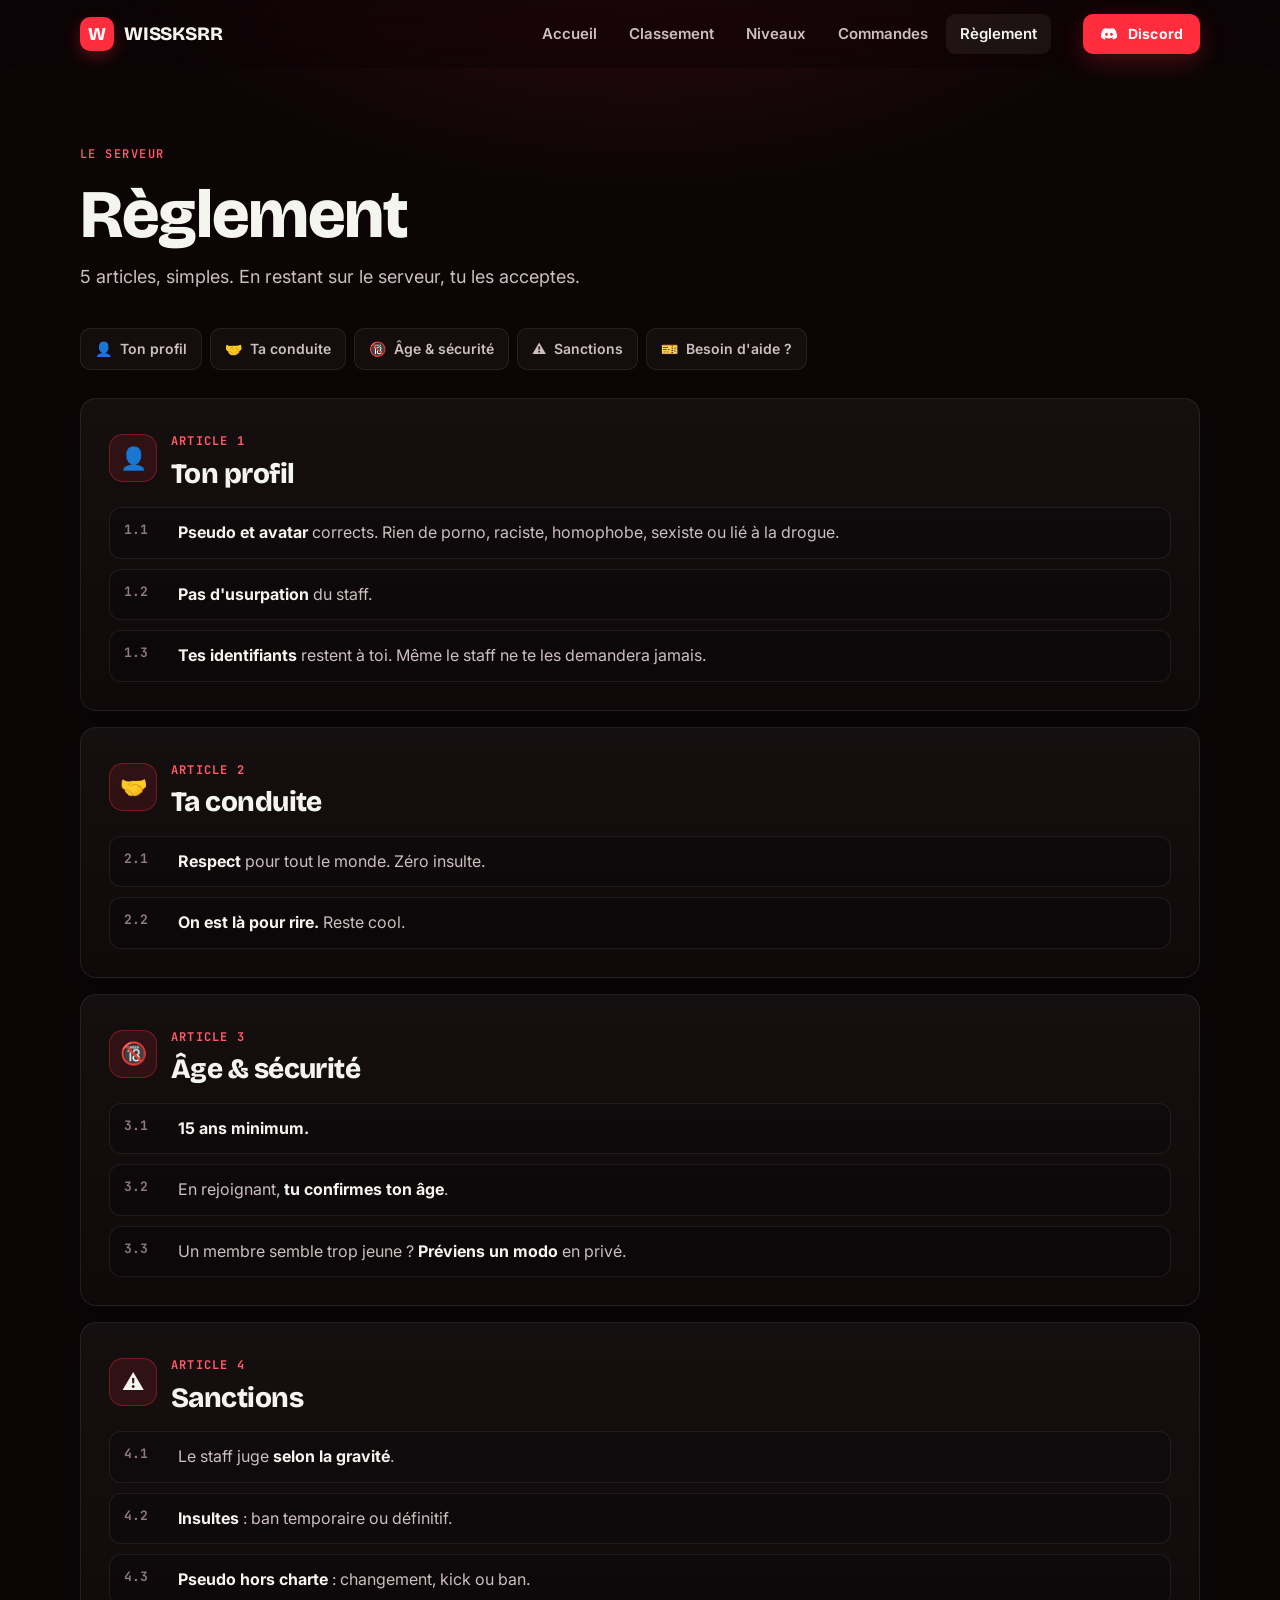
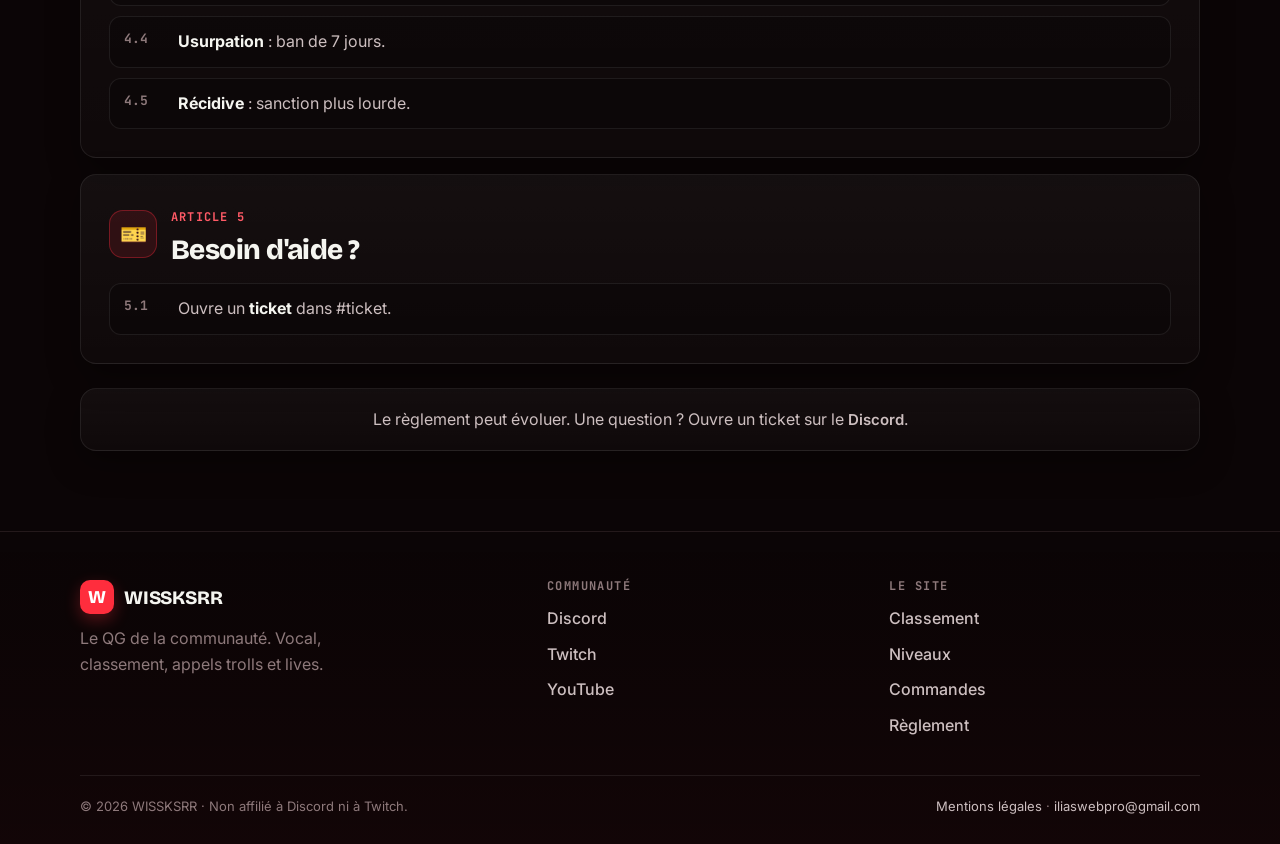
<file: reglement.html>
<!doctype html>
<html lang="fr">
<head>
<meta charset="utf-8">
<meta name="viewport" content="width=device-width, initial-scale=1, viewport-fit=cover">
<title>Règlement · WISSKSRR</title>
<meta name="description" content="Le règlement du Discord de Wiss en 5 articles.">
<meta name="theme-color" content="#0B0506">
<link rel="canonical" href="https://wiss-site.vercel.app/reglement.html">
<meta property="og:type" content="website">
<meta property="og:site_name" content="WISSKSRR">
<meta property="og:locale" content="fr_FR">
<meta property="og:title" content="Règlement · WISSKSRR">
<meta property="og:description" content="Le règlement du Discord de Wiss en 5 articles.">
<meta property="og:url" content="https://wiss-site.vercel.app/reglement.html">
<meta property="og:image" content="https://wiss-site.vercel.app/assets/og.png">
<meta property="og:image:width" content="1200">
<meta property="og:image:height" content="630">
<meta property="og:image:alt" content="WISSKSRR, le QG de la commu">
<meta name="twitter:card" content="summary_large_image">
<meta name="twitter:title" content="Règlement · WISSKSRR">
<meta name="twitter:description" content="Le règlement du Discord de Wiss en 5 articles.">
<meta name="twitter:image" content="https://wiss-site.vercel.app/assets/og.png">
<link rel="icon" href="data:image/svg+xml,%3Csvg xmlns='http://www.w3.org/2000/svg' viewBox='0 0 64 64'%3E%3Crect width='64' height='64' rx='16' fill='%23FF2D3D'/%3E%3Ctext x='32' y='45' font-family='Arial Black,Arial,sans-serif' font-size='36' font-weight='900' fill='%23fff' text-anchor='middle'%3EW%3C/text%3E%3C/svg%3E">
<link rel="apple-touch-icon" href="assets/apple-touch-icon.png">
<link rel="preconnect" href="https://fonts.googleapis.com">
<link rel="preconnect" href="https://fonts.gstatic.com" crossorigin>
<link href="https://fonts.googleapis.com/css2?family=Bricolage+Grotesque:opsz,wght@12..96,700;12..96,800&family=Inter:wght@400;500;600;700&family=JetBrains+Mono:wght@500;600;700&display=swap" rel="stylesheet">
<link rel="preconnect" href="https://wiss-bot-app.onrender.com" crossorigin>
<link rel="stylesheet" href="style.css">
</head>
<body data-page="reglement">
<a class="sr-only" href="#contenu">Aller au contenu</a>
<header class="nav" id="nav">
  <div class="conteneur nav-inner">
    <a class="logo" href="index.html" aria-label="WISSKSRR, accueil"><span class="logo-w" aria-hidden="true">W</span>WISSKSRR</a>
    <nav class="nav-liens" id="nav-liens" aria-label="Navigation principale">
        <a href="index.html">Accueil</a>
        <a href="classement.html">Classement</a>
        <a href="niveaux.html">Niveaux</a>
        <a href="commandes.html">Commandes</a>
        <a href="reglement.html" aria-current="page">Règlement</a>
        <a class="btn btn-principal nav-discord-mobile" href="https://discord.gg/wiss" target="_blank" rel="noopener"><svg width="18" height="18" viewBox="0 0 24 24" fill="currentColor" aria-hidden="true"><path d="M19.6 5.3A17 17 0 0 0 15.4 4l-.5 1a15.6 15.6 0 0 0-5.8 0L8.6 4a17 17 0 0 0-4.2 1.3C1.8 9.2 1 13 1.4 16.8a17 17 0 0 0 5.2 2.6l1.1-1.8c-.6-.2-1.2-.5-1.7-.9l.4-.3a12.2 12.2 0 0 0 11.2 0l.4.3c-.5.4-1.1.7-1.7.9l1.1 1.8a17 17 0 0 0 5.2-2.6c.5-4.4-.8-8.2-3-11.5ZM8.7 14.5c-1 0-1.9-1-1.9-2.1s.8-2.1 1.9-2.1 1.9 1 1.9 2.1-.8 2.1-1.9 2.1Zm6.6 0c-1 0-1.9-1-1.9-2.1s.8-2.1 1.9-2.1 1.9 1 1.9 2.1-.8 2.1-1.9 2.1Z"/></svg> Rejoindre le Discord</a>
    </nav>
    <a class="btn btn-principal btn-petit nav-discord" href="https://discord.gg/wiss" target="_blank" rel="noopener"><svg width="18" height="18" viewBox="0 0 24 24" fill="currentColor" aria-hidden="true"><path d="M19.6 5.3A17 17 0 0 0 15.4 4l-.5 1a15.6 15.6 0 0 0-5.8 0L8.6 4a17 17 0 0 0-4.2 1.3C1.8 9.2 1 13 1.4 16.8a17 17 0 0 0 5.2 2.6l1.1-1.8c-.6-.2-1.2-.5-1.7-.9l.4-.3a12.2 12.2 0 0 0 11.2 0l.4.3c-.5.4-1.1.7-1.7.9l1.1 1.8a17 17 0 0 0 5.2-2.6c.5-4.4-.8-8.2-3-11.5ZM8.7 14.5c-1 0-1.9-1-1.9-2.1s.8-2.1 1.9-2.1 1.9 1 1.9 2.1-.8 2.1-1.9 2.1Zm6.6 0c-1 0-1.9-1-1.9-2.1s.8-2.1 1.9-2.1 1.9 1 1.9 2.1-.8 2.1-1.9 2.1Z"/></svg> Discord</a>
    <button class="menu-btn" id="menu-btn" type="button" aria-label="Ouvrir le menu" aria-expanded="false" aria-controls="nav-liens"><span></span></button>
  </div>
</header>
<main id="contenu">
<section class="tete-page">
  <div class="conteneur">
    <span class="surtitre">Le serveur</span>
    <h1>Règlement</h1>
    <p>5 articles, simples. En restant sur le serveur, tu les acceptes.</p>
  </div>
</section>
<section class="conteneur" style="padding-bottom:40px">
  <nav class="sommaire" aria-label="Sommaire du règlement"><a href="#profil"><span aria-hidden="true">👤</span> Ton profil</a><a href="#conduite"><span aria-hidden="true">🤝</span> Ta conduite</a><a href="#age"><span aria-hidden="true">🔞</span> Âge & sécurité</a><a href="#sanctions"><span aria-hidden="true">⚠️</span> Sanctions</a><a href="#aide"><span aria-hidden="true">🎫</span> Besoin d'aide ?</a></nav>
  <div class="regles">
  <article class="carte regle" id="profil" data-apparition><div class="regle-tete"><span class="regle-icone" aria-hidden="true">👤</span><div><span class="regle-num">ARTICLE 1</span><h2>Ton profil</h2></div></div><ol><li><span>1.1</span><div><b>Pseudo et avatar</b> corrects. Rien de porno, raciste, homophobe, sexiste ou lié à la drogue.</div></li><li><span>1.2</span><div><b>Pas d'usurpation</b> du staff.</div></li><li><span>1.3</span><div><b>Tes identifiants</b> restent à toi. Même le staff ne te les demandera jamais.</div></li></ol></article>
  <article class="carte regle" id="conduite" data-apparition><div class="regle-tete"><span class="regle-icone" aria-hidden="true">🤝</span><div><span class="regle-num">ARTICLE 2</span><h2>Ta conduite</h2></div></div><ol><li><span>2.1</span><div><b>Respect</b> pour tout le monde. Zéro insulte.</div></li><li><span>2.2</span><div><b>On est là pour rire.</b> Reste cool.</div></li></ol></article>
  <article class="carte regle" id="age" data-apparition><div class="regle-tete"><span class="regle-icone" aria-hidden="true">🔞</span><div><span class="regle-num">ARTICLE 3</span><h2>Âge & sécurité</h2></div></div><ol><li><span>3.1</span><div><b>15 ans minimum.</b></div></li><li><span>3.2</span><div>En rejoignant, <b>tu confirmes ton âge</b>.</div></li><li><span>3.3</span><div>Un membre semble trop jeune ? <b>Préviens un modo</b> en privé.</div></li></ol></article>
  <article class="carte regle" id="sanctions" data-apparition><div class="regle-tete"><span class="regle-icone" aria-hidden="true">⚠️</span><div><span class="regle-num">ARTICLE 4</span><h2>Sanctions</h2></div></div><ol><li><span>4.1</span><div>Le staff juge <b>selon la gravité</b>.</div></li><li><span>4.2</span><div><b>Insultes</b> : ban temporaire ou définitif.</div></li><li><span>4.3</span><div><b>Pseudo hors charte</b> : changement, kick ou ban.</div></li><li><span>4.4</span><div><b>Usurpation</b> : ban de 7 jours.</div></li><li><span>4.5</span><div><b>Récidive</b> : sanction plus lourde.</div></li></ol></article>
  <article class="carte regle" id="aide" data-apparition><div class="regle-tete"><span class="regle-icone" aria-hidden="true">🎫</span><div><span class="regle-num">ARTICLE 5</span><h2>Besoin d'aide ?</h2></div></div><ol><li><span>5.1</span><div>Ouvre un <b>ticket</b> dans #ticket.</div></li></ol></article>
  </div>
  <p class="carte regle-fin">Le règlement peut évoluer. Une question ? Ouvre un ticket sur le <a class="lien-fleche" href="https://discord.gg/wiss" target="_blank" rel="noopener">Discord</a>.</p>
</section>
</main>
<footer class="pied">
  <div class="conteneur">
    <div class="pied-grille">
      <div class="pied-marque">
        <a class="logo" href="index.html"><span class="logo-w" aria-hidden="true">W</span>WISSKSRR</a>
        <p>Le QG de la communauté. Vocal, classement, appels trolls et lives.</p>
      </div>
      <div>
        <h3>Communauté</h3>
        <ul>
          <li><a href="https://discord.gg/wiss" target="_blank" rel="noopener">Discord</a></li>
          <li><a href="https://www.twitch.tv/wissksrr" target="_blank" rel="noopener">Twitch</a></li>
          <li><a href="https://www.youtube.com/@wissksrrr" target="_blank" rel="noopener">YouTube</a></li>
        </ul>
      </div>
      <div>
        <h3>Le site</h3>
        <ul>
          <li><a href="classement.html">Classement</a></li>
          <li><a href="niveaux.html">Niveaux</a></li>
          <li><a href="commandes.html">Commandes</a></li>
          <li><a href="reglement.html">Règlement</a></li>
        </ul>
      </div>
    </div>
    <div class="pied-bas">
      <span>© <span class="annee">2026</span> WISSKSRR · Non affilié à Discord ni à Twitch.</span>
      <span><a href="mentions.html">Mentions légales</a> · <a href="mailto:iliaswebpro@gmail.com">iliaswebpro@gmail.com</a></span>
    </div>
  </div>
</footer>
<div class="toast" id="toast" role="status" aria-live="polite"></div>
<script src="app.js" defer></script>
</body>
</html>
</file>
<file: style.css>
/* ============================================================
   WISSKSRR — portail de la communauté
   Sombre, rouge maîtrisé, cartes douces. Aucune dépendance JS/CSS externe
   (hors Google Fonts).
   ============================================================ */
:root {
  color-scheme: dark;
  --fond: #0B0506;
  --fond-2: #110708;
  --carte: rgba(255, 255, 255, .035);
  --carte-2: rgba(255, 255, 255, .06);
  --carte-solide: #160B0C;
  --bord: rgba(255, 255, 255, .08);
  --bord-2: rgba(255, 255, 255, .16);
  --texte: #F5F5F0;
  --texte-2: #CDBFC0;
  --texte-3: #8E797B;
  --accent: #FF2D3D;
  --accent-2: #FF5A66;
  --accent-doux: rgba(255, 45, 61, .12);
  --accent-bord: rgba(255, 45, 61, .35);
  --vert: #22C55E;
  --or: #E9C46A;
  --argent: #C9CED8;
  --bronze: #CF8E5A;
  --ombre: 0 12px 32px rgba(0, 0, 0, .35);
  --ombre-forte: 0 24px 60px rgba(0, 0, 0, .5);
  --rayon: 16px;
  --rayon-petit: 10px;
  --titre: "Bricolage Grotesque", "Inter", system-ui, sans-serif;
  --texte-police: "Inter", system-ui, -apple-system, "Segoe UI", sans-serif;
  --mono: "JetBrains Mono", ui-monospace, Consolas, monospace;
  --max: 1200px;
  --gouttiere: clamp(16px, 4vw, 40px);
  --nav-h: 68px;
}

*, *::before, *::after { box-sizing: border-box; }
html { scroll-behavior: smooth; scroll-padding-top: calc(var(--nav-h) + 16px); -webkit-text-size-adjust: 100%; }
body {
  margin: 0;
  background: var(--fond);
  color: var(--texte);
  font: 400 16px/1.6 var(--texte-police);
  -webkit-font-smoothing: antialiased;
  overflow-x: hidden;
  min-height: 100vh;
  display: flex;
  flex-direction: column;
}
body::before { /* lueur rouge très discrète en haut de page */
  content: "";
  position: fixed; inset: 0 0 auto 0; height: 70vh;
  background: radial-gradient(60% 60% at 50% -10%, rgba(255, 45, 61, .14), transparent 70%);
  pointer-events: none; z-index: -1;
}
main { flex: 1; padding-top: var(--nav-h); }
img { max-width: 100%; display: block; }
a { color: inherit; text-decoration: none; }
button { font: inherit; color: inherit; cursor: pointer; }
h1, h2, h3 { font-family: var(--titre); line-height: 1.08; margin: 0; letter-spacing: -.02em; }
h1 { font-weight: 800; }
h2 { font-weight: 800; font-size: clamp(28px, 4vw, 40px); }
h3 { font-weight: 700; font-size: 18px; }
p { margin: 0; }
:focus-visible { outline: 2px solid var(--accent); outline-offset: 3px; border-radius: 6px; }
.sr-only { position: absolute; width: 1px; height: 1px; padding: 0; margin: -1px; overflow: hidden; clip: rect(0 0 0 0); white-space: nowrap; border: 0; }
.sr-only:focus { position: fixed; top: 10px; left: 10px; width: auto; height: auto; clip: auto; z-index: 100; padding: 10px 16px; background: var(--accent); color: #fff; border-radius: 8px; }
.conteneur { width: 100%; max-width: var(--max); margin: 0 auto; padding: 0 var(--gouttiere); }
.section { padding: clamp(56px, 8vw, 96px) 0; }
.section-tete { display: flex; align-items: end; justify-content: space-between; gap: 16px; margin-bottom: 28px; flex-wrap: wrap; }
.section-tete p { color: var(--texte-2); margin-top: 8px; }
.surtitre { display: inline-flex; align-items: center; gap: 8px; font: 600 12px/1 var(--mono); letter-spacing: .12em; text-transform: uppercase; color: var(--accent-2); }
.lien-fleche { color: var(--texte-2); font-weight: 600; font-size: 15px; transition: color .2s; white-space: nowrap; }
.lien-fleche:hover { color: var(--texte); }

/* ---------- Boutons ---------- */
.btn {
  display: inline-flex; align-items: center; justify-content: center; gap: 10px;
  min-height: 48px; padding: 0 22px; border-radius: 12px;
  font: 700 15px/1 var(--texte-police); letter-spacing: .01em;
  border: 1px solid transparent; transition: transform .18s ease, background .2s, border-color .2s, box-shadow .2s;
  white-space: nowrap;
}
.btn:active { transform: translateY(1px); }
.btn-principal { background: var(--accent); color: #fff; box-shadow: 0 8px 24px rgba(255, 45, 61, .25); }
.btn-principal:hover { background: var(--accent-2); box-shadow: 0 10px 30px rgba(255, 45, 61, .35); transform: translateY(-1px); }
.btn-secondaire { background: var(--carte); border-color: var(--bord-2); color: var(--texte); }
.btn-secondaire:hover { background: var(--carte-2); border-color: rgba(255, 255, 255, .28); transform: translateY(-1px); }
.btn-petit { min-height: 40px; padding: 0 16px; font-size: 14px; border-radius: 10px; }
.btn svg { flex: none; }

/* ---------- Navigation ---------- */
.nav {
  position: fixed; inset: 0 0 auto 0; z-index: 50; height: var(--nav-h);
  background: rgba(11, 5, 6, .55); backdrop-filter: blur(14px) saturate(140%); -webkit-backdrop-filter: blur(14px) saturate(140%);
  border-bottom: 1px solid transparent; transition: background .25s, border-color .25s;
}
.nav.defile { background: rgba(11, 5, 6, .88); border-bottom-color: var(--bord); }
.nav-inner { height: 100%; display: flex; align-items: center; gap: 24px; }
.logo { display: inline-flex; align-items: center; gap: 10px; font: 800 19px/1 var(--titre); letter-spacing: -.01em; }
.logo-w { width: 34px; height: 34px; border-radius: 10px; display: grid; place-items: center; background: var(--accent); color: #fff; font-size: 18px; box-shadow: 0 6px 16px rgba(255, 45, 61, .3); }
.nav-liens { display: flex; gap: 4px; margin-left: auto; }
.nav-liens a { padding: 8px 14px; border-radius: 9px; color: var(--texte-2); font-weight: 600; font-size: 15px; transition: color .2s, background .2s; }
.nav-liens a:hover { color: var(--texte); background: var(--carte); }
.nav-liens a[aria-current="page"] { color: var(--texte); background: var(--carte-2); }
.nav-discord { margin-left: 8px; }
.menu-btn { display: none; margin-left: auto; width: 44px; height: 44px; border-radius: 12px; border: 1px solid var(--bord-2); background: var(--carte); place-items: center; }
.menu-btn span, .menu-btn span::before, .menu-btn span::after { display: block; width: 18px; height: 2px; border-radius: 2px; background: var(--texte); transition: transform .25s ease, background .2s; position: relative; }
.menu-btn span::before, .menu-btn span::after { content: ""; position: absolute; left: 0; }
.menu-btn span::before { top: -6px; } .menu-btn span::after { top: 6px; }
.menu-btn[aria-expanded="true"] span { background: transparent; }
.menu-btn[aria-expanded="true"] span::before { transform: translateY(6px) rotate(45deg); }
.menu-btn[aria-expanded="true"] span::after { transform: translateY(-6px) rotate(-45deg); }

@media (max-width: 920px) {
  .menu-btn { display: grid; }
  .nav-discord { display: none; }
  .nav-liens {
    position: fixed; top: var(--nav-h); left: 0; right: 0; flex-direction: column; gap: 4px;
    padding: 12px var(--gouttiere) 24px; margin: 0;
    background: #0B0506; border-bottom: 1px solid var(--bord); box-shadow: 0 30px 60px rgba(0, 0, 0, .6);
    transform: translateY(-8px); opacity: 0; visibility: hidden; transition: opacity .22s ease, transform .22s ease, visibility .22s;
    max-height: calc(100vh - var(--nav-h)); overflow-y: auto;
  }
  .nav-liens.ouvert { transform: none; opacity: 1; visibility: visible; }
  .nav-liens a { padding: 14px 16px; font-size: 17px; border-radius: 12px; }
  .nav-liens .nav-discord-mobile { display: flex; margin-top: 8px; }
}
.nav-discord-mobile { display: none; }

/* ---------- Cartes génériques ---------- */
.carte {
  background: linear-gradient(180deg, rgba(255, 255, 255, .045), rgba(255, 255, 255, .02));
  border: 1px solid var(--bord); border-radius: var(--rayon); box-shadow: var(--ombre);
}
.carte-survol { transition: transform .2s ease, border-color .2s, background .2s; }
.carte-survol:hover { transform: translateY(-3px); border-color: var(--bord-2); }

/* ---------- Squelettes de chargement ---------- */
.squelette { position: relative; overflow: hidden; color: transparent !important; background: rgba(255, 255, 255, .06); border-radius: 8px; }
.squelette::after { content: ""; position: absolute; inset: 0; transform: translateX(-100%); background: linear-gradient(90deg, transparent, rgba(255, 255, 255, .07), transparent); animation: brille 1.4s infinite; }
@keyframes brille { to { transform: translateX(100%); } }

/* ---------- Avatars ---------- */
.avatar { width: 40px; height: 40px; border-radius: 50%; object-fit: cover; background: #241314; flex: none; display: grid; place-items: center; font: 700 16px/1 var(--titre); color: var(--texte-2); }
.avatar-vide { color: var(--texte-3); }

/* ---------- Hero (accueil) ---------- */
.hero { padding: clamp(40px, 7vw, 88px) 0 clamp(40px, 6vw, 72px); }
.hero-grille { display: grid; grid-template-columns: 1.15fr .85fr; gap: clamp(28px, 5vw, 64px); align-items: center; }
.pastille-live { display: inline-flex; align-items: center; gap: 10px; padding: 7px 14px 7px 10px; border-radius: 999px; background: var(--carte); border: 1px solid var(--bord-2); font-size: 13px; font-weight: 600; color: var(--texte-2); transition: border-color .2s; }
.pastille-live:hover { border-color: rgba(255, 255, 255, .3); }
.pastille-live .point { width: 9px; height: 9px; border-radius: 50%; background: var(--texte-3); }
.pastille-live.en-live { color: #fff; border-color: var(--accent-bord); background: var(--accent-doux); }
.pastille-live.en-live .point { background: var(--accent); box-shadow: 0 0 0 0 rgba(255, 45, 61, .6); animation: pulse 1.8s infinite; }
@keyframes pulse { 70% { box-shadow: 0 0 0 9px rgba(255, 45, 61, 0); } 100% { box-shadow: 0 0 0 0 rgba(255, 45, 61, 0); } }
.hero h1 { font-size: clamp(52px, 9vw, 112px); margin-top: 22px; letter-spacing: -.035em; }
.hero-slogan { display: block; font: 800 clamp(22px, 3.4vw, 36px)/1.1 var(--titre); color: var(--accent); margin-top: 10px; letter-spacing: -.01em; }
.hero-desc { margin-top: 18px; font-size: clamp(17px, 1.6vw, 19px); color: var(--texte-2); max-width: 520px; }
.hero-actions { display: flex; flex-wrap: wrap; gap: 12px; margin-top: 30px; }
.hero-preuve { display: flex; flex-wrap: wrap; gap: 18px; margin-top: 26px; color: var(--texte-3); font-size: 14px; }
.hero-preuve b { color: var(--texte); font-weight: 700; }
.hero-preuve .point-vert { display: inline-block; width: 8px; height: 8px; border-radius: 50%; background: var(--vert); margin-right: 6px; vertical-align: 1px; }

/* Widget « serveur » à droite du hero */
.widget { padding: 22px; position: relative; overflow: hidden; }
.widget::before { content: ""; position: absolute; inset: -40% -20% auto auto; width: 70%; height: 80%; background: radial-gradient(closest-side, rgba(255, 45, 61, .22), transparent); pointer-events: none; }
.widget-tete { display: flex; align-items: center; gap: 14px; position: relative; }
.widget-icone { width: 56px; height: 56px; border-radius: 16px; object-fit: cover; background: #241314; flex: none; }
.widget-nom { font: 800 20px/1.1 var(--titre); }
.widget-sous { color: var(--texte-3); font-size: 13px; margin-top: 4px; }
.widget-stats { display: grid; grid-template-columns: 1fr 1fr; gap: 10px; margin-top: 18px; position: relative; }
.widget-stat { padding: 12px 14px; border-radius: 12px; background: rgba(0, 0, 0, .25); border: 1px solid var(--bord); }
.widget-stat b { display: block; font: 800 22px/1.1 var(--titre); }
.widget-stat span { font-size: 12px; color: var(--texte-3); }
.widget-top1 { display: flex; align-items: center; gap: 12px; margin-top: 10px; padding: 12px 14px; border-radius: 12px; background: rgba(0, 0, 0, .25); border: 1px solid var(--bord); position: relative; transition: border-color .2s; }
.widget-top1:hover { border-color: var(--bord-2); }
.widget-top1 .avatar { width: 44px; height: 44px; }
.widget-top1 .label { white-space: nowrap; font: 600 11px/1 var(--mono); letter-spacing: .1em; text-transform: uppercase; color: var(--or); }
.widget-top1 .pseudo { display: block; font-weight: 700; margin-top: 4px; white-space: nowrap; overflow: hidden; text-overflow: ellipsis; }
.widget-top1 .detail { display: block; font-size: 13px; color: var(--texte-2); margin-top: 2px; }
.widget-top1 > div:nth-child(2) { min-width: 0; }

/* ---------- Statistiques ---------- */
.stats { display: grid; grid-template-columns: repeat(4, 1fr); gap: 16px; }
.stat { padding: 22px; }
.stat-icone { width: 42px; height: 42px; border-radius: 12px; display: grid; place-items: center; background: var(--accent-doux); border: 1px solid var(--accent-bord); font-size: 20px; }
.stat-valeur { display: block; font: 800 clamp(30px, 3.4vw, 40px)/1 var(--titre); margin-top: 18px; letter-spacing: -.02em; min-height: 1em; }
.stat-valeur.squelette { width: 70%; }
.stat-libelle { display: block; color: var(--texte-3); margin-top: 8px; font-size: 14px; font-weight: 500; }

/* ---------- Live + activité ---------- */
.duo { display: grid; grid-template-columns: 1fr 1fr; gap: 16px; align-items: start; }
.live { padding: 22px; }
.live-statut { display: inline-flex; align-items: center; gap: 10px; font: 800 13px/1 var(--mono); letter-spacing: .08em; text-transform: uppercase; }
.live-statut .point { width: 10px; height: 10px; border-radius: 50%; background: var(--texte-3); }
.live.en-live .live-statut { color: var(--accent-2); }
.live.en-live .live-statut .point { background: var(--accent); animation: pulse 1.8s infinite; }
.live-media { margin-top: 16px; border-radius: 12px; overflow: hidden; aspect-ratio: 16 / 9; background: linear-gradient(135deg, #1d0e10, #0c0607); border: 1px solid var(--bord); position: relative; display: grid; place-items: center; }
.live-media img { width: 100%; height: 100%; object-fit: cover; }
.live-media .hors { text-align: center; color: var(--texte-3); padding: 16px; }
.live-media .hors b { display: block; font: 800 22px/1.2 var(--titre); color: var(--texte-2); margin-bottom: 6px; }
.live-badge-vues { position: absolute; left: 12px; bottom: 12px; padding: 5px 10px; border-radius: 8px; background: rgba(0, 0, 0, .7); font-size: 13px; font-weight: 600; }
.live-titre { margin-top: 14px; font-weight: 700; font-size: 17px; overflow-wrap: anywhere; }
.live-sous { color: var(--texte-3); font-size: 14px; margin-top: 4px; }
.live .btn { margin-top: 16px; width: 100%; }

.activite { padding: 22px; }
.activite h3 { display: flex; align-items: center; gap: 8px; }
.fil { list-style: none; margin: 16px 0 0; padding: 0; position: relative; }
.fil li { display: grid; grid-template-columns: 36px 1fr auto; gap: 12px; align-items: center; padding: 10px 0; border-bottom: 1px solid var(--bord); }
.fil li:last-child { border-bottom: 0; }
.fil .avatar { width: 36px; height: 36px; font-size: 14px; }
.fil .quoi { min-width: 0; font-size: 14px; color: var(--texte-2); overflow-wrap: anywhere; }
.fil .quoi b { color: var(--texte); font-weight: 700; }
.fil .quand { font-size: 12px; color: var(--texte-3); white-space: nowrap; }
.fil .vide { display: block; color: var(--texte-3); font-size: 14px; padding: 16px 0; border: 0; }
.tag { display: inline-block; font: 600 11px/1 var(--mono); padding: 3px 6px; border-radius: 6px; margin-right: 6px; vertical-align: 1px; background: var(--carte-2); color: var(--texte-2); }
.tag-palier { background: rgba(233, 196, 106, .15); color: var(--or); }
.tag-top10 { background: var(--accent-doux); color: var(--accent-2); }
.tag-arrivee { background: rgba(34, 197, 94, .14); color: #6EE7A0; }

/* ---------- Aperçu top 5 (accueil) ---------- */
.mini-top { list-style: none; margin: 0; padding: 8px; }
.mini-top li a { display: grid; grid-template-columns: 34px 40px 1fr auto; gap: 12px; align-items: center; padding: 10px 12px; border-radius: 12px; transition: background .2s; }
.mini-top li a:hover { background: var(--carte-2); }
.mini-top .rang { font: 800 16px/1 var(--titre); color: var(--texte-3); text-align: center; }
.mini-top .pseudo { font-weight: 700; min-width: 0; overflow: hidden; text-overflow: ellipsis; white-space: nowrap; }
.mini-top .xp { color: var(--texte-2); font-size: 14px; white-space: nowrap; }

/* ---------- Étapes ---------- */
.etapes { display: grid; grid-template-columns: repeat(3, 1fr); gap: 16px; counter-reset: etape; }
.etape { padding: 24px; }
.etape-num { font: 800 13px/1 var(--mono); color: var(--accent-2); letter-spacing: .1em; }
.etape h3 { font-size: 22px; margin-top: 14px; }
.etape p { color: var(--texte-2); margin-top: 8px; }

/* ---------- Wiss ---------- */
.wiss { display: grid; grid-template-columns: .8fr 1.2fr; gap: clamp(24px, 5vw, 64px); align-items: center; }
.wiss-photo { margin: 0; border-radius: 20px; overflow: hidden; border: 1px solid var(--bord); box-shadow: var(--ombre-forte); aspect-ratio: 4 / 5; position: relative; }
.wiss-photo img { width: 100%; height: 100%; object-fit: cover; }
.wiss-photo::after { content: ""; position: absolute; inset: 0; background: linear-gradient(180deg, transparent 55%, rgba(11, 5, 6, .7)); }
.wiss-texte h2 { font-size: clamp(36px, 5vw, 56px); margin-top: 12px; }
.wiss-texte p { color: var(--texte-2); margin-top: 14px; font-size: 18px; max-width: 520px; }

/* ---------- Réseaux ---------- */
.reseaux { list-style: none; margin: 0; padding: 0; display: grid; grid-template-columns: repeat(5, 1fr); gap: 12px; }
.reseaux a { display: flex; flex-direction: column; gap: 4px; padding: 18px; height: 100%; }
.reseaux .nom { font: 800 18px/1.1 var(--titre); display: flex; align-items: center; justify-content: space-between; gap: 8px; }
.reseaux .compte { color: var(--texte-3); font-size: 13px; overflow-wrap: anywhere; }
.reseaux a:hover .nom { color: var(--couleur, var(--texte)); }

/* ---------- Gaza ---------- */
.gaza { display: grid; grid-template-columns: 1.1fr .9fr; overflow: hidden; }
.gaza-texte { padding: clamp(24px, 4vw, 44px); display: flex; flex-direction: column; gap: 14px; justify-content: center; }
.gaza-texte p { color: var(--texte-2); }
.gaza-texte .btn { align-self: flex-start; background: #007A3D; color: #fff; box-shadow: none; }
.gaza-texte .btn:hover { background: #009149; }
.gaza-note { font-size: 13px; color: var(--texte-3) !important; }
.gaza-photo { width: 100%; height: 100%; object-fit: cover; min-height: 260px; }
.drapeau { display: inline-flex; height: 6px; width: 56px; border-radius: 3px; overflow: hidden; }
.drapeau i { flex: 1; } .drapeau i:nth-child(1) { background: #000; } .drapeau i:nth-child(2) { background: #fff; } .drapeau i:nth-child(3) { background: #007A3D; } .drapeau i:nth-child(4) { background: #CE1126; }

/* ---------- Appel final ---------- */
.final { text-align: center; padding: clamp(36px, 6vw, 64px) 24px; position: relative; overflow: hidden; }
.final::before { content: ""; position: absolute; inset: auto -10% -60% -10%; height: 120%; background: radial-gradient(closest-side, rgba(255, 45, 61, .25), transparent); pointer-events: none; }
.final h2 { position: relative; }
.final p { color: var(--texte-2); margin: 12px auto 24px; max-width: 460px; position: relative; }
.final .btn { position: relative; }

/* ---------- En-tête de page intérieure ---------- */
.tete-page { padding: clamp(40px, 6vw, 72px) 0 clamp(24px, 3vw, 36px); }
.tete-page h1 { font-size: clamp(40px, 6vw, 68px); margin-top: 12px; }
.tete-page p { color: var(--texte-2); margin-top: 12px; font-size: 18px; max-width: 640px; }
.etat-donnees { display: inline-flex; align-items: center; gap: 8px; margin-top: 16px; font-size: 13px; color: var(--texte-3); }
.etat-donnees .point { width: 8px; height: 8px; border-radius: 50%; background: var(--vert); }
.etat-donnees.ancien .point { background: var(--or); }
.etat-donnees.erreur .point { background: var(--accent); }

/* ---------- Barre d'outils (recherche, tri) ---------- */
.outils { display: flex; flex-wrap: wrap; gap: 12px; align-items: center; margin-bottom: 24px; }
.recherche { flex: 1 1 260px; display: flex; align-items: center; gap: 10px; padding: 0 14px; min-height: 48px; border-radius: 12px; background: var(--carte); border: 1px solid var(--bord-2); transition: border-color .2s; }
.recherche:focus-within { border-color: var(--accent-bord); }
.recherche svg { color: var(--texte-3); flex: none; }
.recherche input { flex: 1; min-width: 0; background: none; border: 0; outline: 0; color: var(--texte); font: 500 16px/1 var(--texte-police); padding: 12px 0; }
.recherche input::placeholder { color: var(--texte-3); }
.segments { display: inline-flex; padding: 4px; gap: 4px; border-radius: 12px; background: var(--carte); border: 1px solid var(--bord); flex-wrap: wrap; }
.segments button { border: 0; background: none; padding: 8px 14px; border-radius: 9px; font-weight: 600; font-size: 14px; color: var(--texte-2); transition: background .2s, color .2s; }
.segments button[aria-pressed="true"] { background: var(--carte-2); color: var(--texte); box-shadow: inset 0 0 0 1px var(--bord-2); }
.segments button span { color: var(--texte-3); margin-left: 4px; font-weight: 500; }

/* ---------- Podium ---------- */
.podium { display: grid; grid-template-columns: 1fr 1.15fr 1fr; gap: 16px; align-items: end; margin-bottom: 36px; }
.podium-carte { padding: 24px 20px; text-align: center; display: flex; flex-direction: column; align-items: center; gap: 8px; position: relative; overflow: hidden; cursor: pointer; }
.podium-carte::before { content: ""; position: absolute; inset: 0 0 auto 0; height: 3px; background: var(--medaille); }
.podium-carte::after { content: ""; position: absolute; inset: -30% 10% auto 10%; height: 60%; background: radial-gradient(closest-side, color-mix(in srgb, var(--medaille) 18%, transparent), transparent); pointer-events: none; }
.podium-carte.p1 { --medaille: var(--or); padding: 32px 22px; order: 2; }
.podium-carte.p2 { --medaille: var(--argent); order: 1; }
.podium-carte.p3 { --medaille: var(--bronze); order: 3; }
.podium-carte .medaille { font-size: 30px; line-height: 1; position: relative; }
.podium-carte .avatar { width: 76px; height: 76px; font-size: 28px; box-shadow: 0 0 0 3px var(--fond), 0 0 0 5px var(--medaille); position: relative; }
.podium-carte.p1 .avatar { width: 96px; height: 96px; }
.podium-carte .infos { display: flex; flex-direction: column; align-items: center; gap: 6px; max-width: 100%; min-width: 0; position: relative; }
.podium-carte .pseudo { font: 800 19px/1.2 var(--titre); max-width: 100%; overflow: hidden; text-overflow: ellipsis; white-space: nowrap; position: relative; }
.podium-carte .niv { font-size: 14px; color: var(--texte-2); position: relative; }
.podium-carte .xp { font: 700 15px/1 var(--mono); color: var(--medaille); position: relative; }
.podium-carte .barre { width: 100%; margin-top: 6px; position: relative; }

/* ---------- Barres de progression ---------- */
.barre { height: 8px; border-radius: 99px; background: rgba(255, 255, 255, .07); overflow: hidden; }
.barre i { display: block; height: 100%; width: 0; border-radius: inherit; background: linear-gradient(90deg, var(--accent), #FF8A6B); transition: width 1s cubic-bezier(.2, .8, .2, 1); }

/* ---------- Liste du classement ---------- */
.liste { list-style: none; margin: 0; padding: 0; display: flex; flex-direction: column; gap: 8px; }
.groupe { list-style: none; font: 700 12px/1 var(--mono); letter-spacing: .12em; text-transform: uppercase; color: var(--texte-3); padding: 20px 4px 6px; }
.groupe:first-child { padding-top: 0; }
.ligne {
  display: grid; grid-template-columns: 52px 44px minmax(0, 1fr) 190px 110px; gap: 14px; align-items: center;
  padding: 12px 16px; border-radius: 14px; background: var(--carte); border: 1px solid var(--bord);
  cursor: pointer; transition: background .2s, border-color .2s, transform .2s;
}
.ligne:nth-child(even) { background: rgba(255, 255, 255, .025); }
.ligne:hover { background: var(--carte-2); border-color: var(--bord-2); }
.ligne.moi { border-color: var(--accent-bord); background: var(--accent-doux); box-shadow: 0 0 0 1px var(--accent-bord) inset; }
.ligne .rang { font: 800 17px/1 var(--titre); color: var(--texte-3); }
.ligne .avatar { width: 44px; height: 44px; }
.ligne .pseudo { font-weight: 700; min-width: 0; overflow: hidden; text-overflow: ellipsis; white-space: nowrap; }
.ligne .progression { display: flex; flex-direction: column; gap: 6px; }
.ligne .niv { font-size: 13px; color: var(--texte-2); font-weight: 600; }
.ligne .xp { font: 600 14px/1 var(--mono); color: var(--texte-2); text-align: right; white-space: nowrap; }
.ligne.squelette-ligne { cursor: default; }
.ligne.squelette-ligne span { height: 14px; }
.plus-btn { display: flex; margin: 20px auto 0; }
.message-vide { text-align: center; color: var(--texte-3); padding: 36px 16px; border: 1px dashed var(--bord-2); border-radius: var(--rayon); }
.message-vide b { display: block; color: var(--texte-2); font-size: 17px; margin-bottom: 6px; }
.message-vide .btn { margin-top: 14px; }
.hors-top { margin-top: 12px; display: flex; flex-direction: column; gap: 8px; }

/* ---------- Fenêtres (profil, commandes) ---------- */
dialog.fenetre {
  width: min(480px, calc(100vw - 32px)); max-height: calc(100vh - 32px); padding: 0; border: 1px solid var(--bord-2); border-radius: 20px;
  background: #140A0B; color: var(--texte); box-shadow: var(--ombre-forte); overflow: auto;
}
dialog.fenetre::backdrop { background: rgba(0, 0, 0, .6); backdrop-filter: blur(4px); }
dialog.fenetre[open] { animation: entree .22s ease; }
@keyframes entree { from { opacity: 0; transform: translateY(10px) scale(.98); } }
.fenetre-corps { padding: 24px; position: relative; }
.fermer { position: absolute; top: 14px; right: 14px; width: 38px; height: 38px; border-radius: 10px; border: 1px solid var(--bord); background: var(--carte); display: grid; place-items: center; }
.fermer:hover { background: var(--carte-2); }
.profil-tete { display: flex; align-items: center; gap: 16px; padding-right: 40px; }
.profil-tete .avatar { width: 72px; height: 72px; font-size: 28px; }
.profil-tete h3 { font-size: 24px; overflow-wrap: anywhere; }
.profil-rang { color: var(--texte-3); font-size: 14px; margin-top: 4px; }
.profil-niv { display: flex; justify-content: space-between; align-items: baseline; margin-top: 22px; }
.profil-niv b { font: 800 30px/1 var(--titre); }
.profil-niv span { color: var(--texte-2); font-weight: 600; }
.profil-niv + .barre { margin-top: 10px; height: 10px; }
.profil-infos { display: grid; grid-template-columns: 1fr 1fr; gap: 10px; margin-top: 18px; }
.profil-info { padding: 12px 14px; border-radius: 12px; background: var(--carte); border: 1px solid var(--bord); min-width: 0; }
.profil-info span { display: block; font-size: 12px; color: var(--texte-3); }
.profil-info b { display: block; margin-top: 4px; font-weight: 700; overflow-wrap: anywhere; }
.profil-prochain { margin-top: 12px; padding: 14px; border-radius: 12px; background: var(--accent-doux); border: 1px solid var(--accent-bord); font-size: 14px; color: var(--texte-2); }
.profil-prochain b { color: var(--texte); }
.profil-actions { display: flex; gap: 10px; margin-top: 18px; flex-wrap: wrap; }
.profil-actions .btn { flex: 1 1 160px; }
.champ { width: 100%; min-height: 48px; padding: 0 14px; border-radius: 12px; border: 1px solid var(--bord-2); background: var(--carte); color: var(--texte); font: 500 16px var(--texte-police); outline: 0; }
.champ:focus { border-color: var(--accent-bord); }
.choix-membres { list-style: none; padding: 0; margin: 12px 0 0; display: flex; flex-direction: column; gap: 6px; }
.choix-membres button { width: 100%; display: grid; grid-template-columns: 36px 1fr auto; gap: 12px; align-items: center; text-align: left; padding: 10px 12px; border-radius: 12px; border: 1px solid var(--bord); background: var(--carte); }
.choix-membres button:hover { border-color: var(--bord-2); background: var(--carte-2); }
.choix-membres .avatar { width: 36px; height: 36px; }
.choix-membres .pseudo { font-weight: 700; overflow: hidden; text-overflow: ellipsis; white-space: nowrap; }
.choix-membres .rang { color: var(--texte-3); font-size: 13px; }

/* ---------- Niveaux ---------- */
.gains { display: grid; grid-template-columns: repeat(2, 1fr); gap: 16px; }
.gain { padding: 22px; display: flex; align-items: center; gap: 16px; }
.gain .stat-icone { flex: none; }
.gain b { display: block; font: 800 26px/1.1 var(--titre); }
.gain span { color: var(--texte-3); font-size: 14px; }
.calculette { padding: 24px; margin-top: 16px; }
.calculette form { display: flex; gap: 10px; margin-top: 14px; flex-wrap: wrap; }
.calculette .champ { flex: 1 1 220px; }
.calculette-resultat { margin-top: 18px; }
.calculette-resultat .phrase { font: 800 clamp(22px, 3vw, 28px)/1.2 var(--titre); }
.calculette-resultat .phrase em { font-style: normal; color: var(--accent-2); }
.calculette-resultat .detail { color: var(--texte-2); margin-top: 8px; }
.calculette-resultat .barre { margin-top: 14px; height: 10px; }
.calculette-resultat .bornes { display: flex; justify-content: space-between; font-size: 12px; color: var(--texte-3); margin-top: 6px; }
.frise { list-style: none; margin: 0; padding: 0; position: relative; }
.frise::before { content: ""; position: absolute; left: 27px; top: 12px; bottom: 12px; width: 2px; background: linear-gradient(var(--accent), rgba(255, 45, 61, .1)); border-radius: 2px; }
.palier { position: relative; display: grid; grid-template-columns: 56px 1fr; gap: 18px; align-items: center; padding: 10px 0; }
.palier-noeud { width: 56px; height: 56px; border-radius: 16px; display: grid; place-items: center; background: var(--carte-solide); border: 1px solid var(--bord-2); font: 800 17px/1 var(--titre); position: relative; z-index: 1; box-shadow: 0 0 0 6px var(--fond); }
.palier-carte { padding: 18px 20px; display: flex; align-items: center; justify-content: space-between; gap: 16px; flex-wrap: wrap; border-left: 3px solid var(--couleur-role, var(--accent)); }
.palier-carte .niveau { font: 600 12px/1 var(--mono); letter-spacing: .1em; text-transform: uppercase; color: var(--texte-3); }
.palier-carte .role { display: block; font: 800 22px/1.15 var(--titre); margin-top: 6px; color: var(--couleur-role, var(--texte)); }
.palier-carte .seuil { font: 700 15px/1 var(--mono); color: var(--texte-2); white-space: nowrap; }
.palier.atteint .palier-noeud { background: var(--accent); border-color: var(--accent); color: #fff; }
.astuce { margin-top: 24px; color: var(--texte-2); }
code, .code { font: 600 14px/1 var(--mono); padding: 4px 8px; border-radius: 7px; background: var(--carte-2); border: 1px solid var(--bord); color: var(--texte); }

/* ---------- Commandes ---------- */
.grille-cmd { list-style: none; margin: 0; padding: 0; display: grid; grid-template-columns: repeat(auto-fill, minmax(300px, 1fr)); gap: 14px; }
.cmd { padding: 20px; display: flex; flex-direction: column; gap: 12px; cursor: pointer; }
.cmd[hidden] { display: none; }
.cmd-tete { display: flex; align-items: center; justify-content: space-between; gap: 10px; }
.cmd-nom { font: 700 17px/1.2 var(--mono); color: var(--texte); overflow-wrap: anywhere; }
.cmd-desc { color: var(--texte-2); font-size: 15px; flex: 1; }
.cmd-meta { display: flex; flex-wrap: wrap; gap: 8px; font-size: 12px; }
.meta { display: inline-flex; align-items: center; gap: 6px; padding: 5px 9px; border-radius: 8px; background: var(--carte-2); color: var(--texte-2); font-weight: 600; }
.acces-tous { background: rgba(34, 197, 94, .12); color: #6EE7A0; }
.acces-staff { background: rgba(233, 196, 106, .14); color: var(--or); }
.acces-admin { background: var(--accent-doux); color: var(--accent-2); }
.copier { flex: none; display: inline-flex; align-items: center; gap: 6px; min-height: 34px; padding: 0 12px; border-radius: 9px; border: 1px solid var(--bord-2); background: var(--carte); font-size: 13px; font-weight: 600; transition: background .2s, border-color .2s; }
.copier:hover { background: var(--carte-2); border-color: rgba(255, 255, 255, .3); }
.cmd-detail h3 { font: 700 24px/1.2 var(--mono); padding-right: 44px; overflow-wrap: anywhere; }
.cmd-detail p { color: var(--texte-2); margin-top: 10px; }
.cmd-detail h4 { margin: 20px 0 8px; font: 700 12px/1 var(--mono); letter-spacing: .1em; text-transform: uppercase; color: var(--texte-3); }
.cmd-detail .exemple { display: block; padding: 12px 14px; border-radius: 10px; background: #0B0506; border: 1px solid var(--bord); font: 500 14px/1.5 var(--mono); overflow-wrap: anywhere; margin-top: 6px; }
.sans-cmd { list-style: none; margin: 0; padding: 0; display: grid; grid-template-columns: repeat(3, 1fr); gap: 14px; }
.sans-cmd li { padding: 20px; }
.sans-cmd b { display: block; font: 800 18px/1.2 var(--titre); margin-bottom: 6px; }
.sans-cmd span { color: var(--texte-2); font-size: 15px; }

/* ---------- Règlement ---------- */
.sommaire { display: flex; flex-wrap: wrap; gap: 8px; margin-bottom: 28px; }
.sommaire a { display: inline-flex; align-items: center; gap: 8px; padding: 9px 14px; border-radius: 10px; background: var(--carte); border: 1px solid var(--bord); font-weight: 600; font-size: 14px; color: var(--texte-2); transition: border-color .2s, color .2s; }
.sommaire a:hover { border-color: var(--bord-2); color: var(--texte); }
.regles { display: flex; flex-direction: column; gap: 16px; }
.regle { padding: clamp(20px, 3vw, 28px); }
.regle-tete { display: flex; align-items: center; gap: 14px; }
.regle-icone { width: 48px; height: 48px; border-radius: 14px; display: grid; place-items: center; background: var(--accent-doux); border: 1px solid var(--accent-bord); font-size: 22px; flex: none; }
.regle-num { font: 700 12px/1 var(--mono); color: var(--accent-2); letter-spacing: .1em; }
.regle h2 { font-size: clamp(22px, 3vw, 28px); margin-top: 6px; }
.regle ol { list-style: none; margin: 18px 0 0; padding: 0; display: flex; flex-direction: column; gap: 10px; }
.regle li { display: grid; grid-template-columns: 44px 1fr; gap: 10px; align-items: start; padding: 12px 14px; border-radius: 12px; background: rgba(0, 0, 0, .2); border: 1px solid var(--bord); color: var(--texte-2); }
.regle li span { font: 700 13px/1.6 var(--mono); color: var(--texte-3); }
.regle li b { color: var(--texte); }
.regle-fin { margin-top: 24px; padding: 18px 20px; color: var(--texte-2); text-align: center; }

/* ---------- Mentions ---------- */
.texte-legal { display: flex; flex-direction: column; gap: 16px; max-width: 820px; }
.texte-legal section { padding: 22px; }
.texte-legal h2 { font-size: 22px; margin-bottom: 10px; }
.texte-legal p, .texte-legal li { color: var(--texte-2); }
.texte-legal ul { margin: 0; padding-left: 20px; display: flex; flex-direction: column; gap: 6px; }
.texte-legal a { color: var(--texte); text-decoration: underline; text-underline-offset: 3px; }

/* ---------- Pied de page ---------- */
.pied { border-top: 1px solid var(--bord); padding: 48px 0 28px; margin-top: 40px; background: linear-gradient(180deg, transparent, rgba(255, 45, 61, .03)); }
.pied-grille { display: grid; grid-template-columns: 1.4fr 1fr 1fr; gap: 32px; }
.pied-marque p { color: var(--texte-3); margin-top: 12px; max-width: 320px; }
.pied h3 { font: 700 12px/1 var(--mono); letter-spacing: .12em; text-transform: uppercase; color: var(--texte-3); margin-bottom: 14px; }
.pied ul { list-style: none; margin: 0; padding: 0; display: flex; flex-direction: column; gap: 10px; }
.pied ul a { color: var(--texte-2); font-weight: 500; transition: color .2s; }
.pied ul a:hover { color: var(--texte); }
.pied-bas { display: flex; justify-content: space-between; gap: 12px; flex-wrap: wrap; margin-top: 36px; padding-top: 20px; border-top: 1px solid var(--bord); color: var(--texte-3); font-size: 13px; }
.pied-bas a { color: var(--texte-2); }

/* ---------- Notification (toast) ---------- */
.toast { position: fixed; left: 50%; bottom: 24px; z-index: 80; transform: translate(-50%, 20px); opacity: 0; pointer-events: none; padding: 12px 18px; border-radius: 12px; background: #1C0F10; border: 1px solid var(--bord-2); box-shadow: var(--ombre-forte); font-weight: 600; font-size: 14px; transition: opacity .2s, transform .2s; display: flex; align-items: center; gap: 8px; max-width: calc(100vw - 32px); white-space: nowrap; }
.toast.visible { opacity: 1; transform: translate(-50%, 0); }
.toast::before { content: "✓"; color: var(--vert); font-weight: 800; }

/* ---------- Bandeau données de secours ---------- */
.bandeau-secours { position: fixed; left: 50%; top: calc(var(--nav-h) + 10px); transform: translateX(-50%); z-index: 40; padding: 9px 14px; border-radius: 10px; background: rgba(28, 15, 16, .95); border: 1px solid rgba(233, 196, 106, .35); color: var(--or); font-size: 13px; font-weight: 600; max-width: calc(100vw - 32px); text-align: center; }

/* ---------- Apparition au défilement ---------- */
[data-apparition] { opacity: 0; transform: translateY(14px); transition: opacity .6s ease, transform .6s ease; }
[data-apparition].visible { opacity: 1; transform: none; }

/* ---------- Responsive ---------- */
@media (max-width: 1080px) {
  .reseaux { grid-template-columns: repeat(3, 1fr); }
  .ligne { grid-template-columns: 44px 44px minmax(0, 1fr) 150px 96px; }
}
@media (max-width: 900px) {
  .hero-grille, .duo, .wiss, .gaza { grid-template-columns: 1fr; }
  .wiss-photo { max-width: 420px; }
  .stats { grid-template-columns: repeat(2, 1fr); }
  .etapes, .sans-cmd { grid-template-columns: 1fr; }
  .pied-grille { grid-template-columns: 1fr 1fr; }
  .pied-marque { grid-column: 1 / -1; }
  .gaza-photo { max-height: 340px; }
}
@media (max-width: 720px) {
  .podium { grid-template-columns: 1fr; }
  .podium-carte.p1 { order: 1; } .podium-carte.p2 { order: 2; } .podium-carte.p3 { order: 3; }
  .podium-carte { flex-direction: row; text-align: left; padding: 16px; gap: 14px; flex-wrap: wrap; }
  .podium-carte.p1 { padding: 18px 16px; }
  .podium-carte .avatar, .podium-carte.p1 .avatar { width: 60px; height: 60px; font-size: 22px; }
  .podium-carte .infos { flex: 1; min-width: 0; align-items: flex-start; gap: 4px; }
  .podium-carte .barre { flex-basis: 100%; }
  .ligne { grid-template-columns: 36px 40px minmax(0, 1fr) auto; grid-template-areas: "rang av pseudo xp" "rang av prog prog"; row-gap: 8px; padding: 12px; gap: 10px; }
  .ligne .rang { grid-area: rang; font-size: 15px; }
  .ligne .avatar { grid-area: av; width: 40px; height: 40px; }
  .ligne .pseudo { grid-area: pseudo; }
  .ligne .xp { grid-area: xp; font-size: 13px; }
  .ligne .progression { grid-area: prog; flex-direction: row; align-items: center; gap: 10px; }
  .ligne .progression .barre { flex: 1; }
  .ligne .niv { white-space: nowrap; }
  .gains { grid-template-columns: 1fr; }
  .reseaux { grid-template-columns: repeat(2, 1fr); }
  .profil-infos { grid-template-columns: 1fr; }
}
@media (max-width: 520px) {
  .fil li { grid-template-columns: 36px 1fr; row-gap: 2px; }
  .fil .quand { grid-column: 2; }
}
@media (max-width: 420px) {
  .stats { grid-template-columns: 1fr 1fr; gap: 10px; }
  .stat { padding: 16px; }
  .stat-valeur { font-size: 26px; }
  .hero-actions .btn { width: 100%; }
  .widget-stats { grid-template-columns: 1fr 1fr; }
  .pied-grille { grid-template-columns: 1fr; }
  .outils .segments { width: 100%; justify-content: space-between; }
  .outils .segments button { flex: 1; padding: 8px 6px; }
  .outils > .btn { width: 100%; }
}

@media (prefers-reduced-motion: reduce) {
  *, *::before, *::after { animation-duration: .01ms !important; animation-iteration-count: 1 !important; transition-duration: .01ms !important; scroll-behavior: auto !important; }
  [data-apparition] { opacity: 1; transform: none; }
}

.pastille-role { display: inline-block; width: 10px; height: 10px; border-radius: 50%; margin-right: 8px; vertical-align: 0; box-shadow: 0 0 0 2px rgba(255, 255, 255, .15); }

/* ============================================================
   ACCUEIL — effets (héros, bandeaux, boss, Palestine, final)
   ============================================================ */
:root { --ressort: cubic-bezier(.34, 1.56, .64, 1); --doux: cubic-bezier(.2, .7, .2, 1); }

/* Barre de progression de lecture */
.barre-lecture { position: fixed; top: 0; left: 0; z-index: 60; height: 2px; width: 100%; transform-origin: 0 50%; transform: scaleX(var(--p, 0)); background: linear-gradient(90deg, var(--accent), #FF8A93); box-shadow: 0 0 12px rgba(255, 45, 61, .7); pointer-events: none; }

/* Apparitions en cascade */
[data-apparition] { transition: opacity .8s var(--doux), transform .9s var(--doux); transition-delay: calc(var(--i, 0) * 110ms); transform: translateY(26px); }
[data-apparition].visible { transform: none; }

/* ---------- Héros ---------- */
.hx { position: relative; min-height: calc(100svh - var(--nav-h)); display: flex; align-items: center; padding: clamp(40px, 6vh, 80px) 0 clamp(90px, 12vh, 130px); overflow: clip; isolation: isolate; --px: 0; --py: 0; --sy: 0; }
.hx-fond { position: absolute; inset: 0; z-index: -1; pointer-events: none; }
.hx-grille { position: absolute; inset: -2px; background-image: linear-gradient(rgba(255, 255, 255, .045) 1px, transparent 1px), linear-gradient(90deg, rgba(255, 255, 255, .045) 1px, transparent 1px); background-size: 56px 56px;
  -webkit-mask-image: radial-gradient(ellipse 70% 60% at 60% 40%, #000 15%, transparent 75%); mask-image: radial-gradient(ellipse 70% 60% at 60% 40%, #000 15%, transparent 75%);
  transform: translate(calc(var(--px) * -10px), calc(var(--py) * -10px + var(--sy) * .15px)); }
.hx-orbe { position: absolute; border-radius: 50%; filter: blur(60px); opacity: .55; will-change: transform; }
.hx-orbe.o1 { width: 520px; height: 520px; right: -120px; top: -140px; background: radial-gradient(circle, rgba(255, 45, 61, .55), transparent 65%); transform: translate(calc(var(--px) * 40px), calc(var(--py) * 30px)); }
.hx-orbe.o2 { width: 380px; height: 380px; left: -160px; bottom: -120px; background: radial-gradient(circle, rgba(255, 45, 61, .35), transparent 65%); transform: translate(calc(var(--px) * -30px), calc(var(--py) * -24px)); }
.hx-orbe.o3 { width: 220px; height: 220px; left: 46%; top: 18%; background: radial-gradient(circle, rgba(255, 138, 147, .3), transparent 65%); transform: translate(calc(var(--px) * 70px), calc(var(--py) * 60px)); animation: flotte 9s ease-in-out infinite; }
.hx-anneau { position: absolute; width: min(70vw, 760px); right: -14%; top: 50%; color: rgba(255, 45, 61, .22); translate: calc(var(--px) * 24px) calc(-50% + var(--py) * 18px); animation: tourne 80s linear infinite; }
.hx-eclat { position: absolute; color: var(--accent); font-size: 18px; opacity: .7; text-shadow: 0 0 14px rgba(255, 45, 61, .8); animation: scintille 4s ease-in-out infinite; translate: calc(var(--px) * var(--k, 30px)) calc(var(--py) * var(--k, 30px)); }
.hx-eclat.e1 { left: 8%; top: 16%; --k: 50px; }
.hx-eclat.e2 { left: 52%; top: 76%; --k: -40px; font-size: 12px; animation-delay: -1.3s; }
.hx-eclat.e3 { right: 6%; top: 12%; --k: 26px; font-size: 26px; animation-delay: -2.1s; }
.hx-eclat.e4 { left: 40%; top: 8%; --k: -60px; font-size: 10px; animation-delay: -.6s; }
@keyframes tourne { to { rotate: 360deg; } }
@keyframes flotte { 50% { margin-top: -26px; } }
@keyframes scintille { 50% { opacity: .15; scale: .6; } }

.hx-grille-c { display: grid; grid-template-columns: minmax(0, 1.2fr) minmax(0, .8fr); gap: clamp(28px, 5vw, 72px); align-items: center; }
.hx-texte { transform: translateY(calc(var(--sy) * -.18px)); opacity: calc(1 - var(--sy) / 900); }
.hx-entree { animation: entree .9s var(--doux) backwards; animation-delay: calc(.25s + var(--d, 0) * .09s); }
@keyframes entree { from { opacity: 0; transform: translateY(22px); filter: blur(6px); } }

.hx-titre { margin-top: 22px; font-size: clamp(52px, 7.4vw, 112px); line-height: .86; letter-spacing: -.045em; }
.hx-mot { display: inline-flex; white-space: nowrap; }
.hx-titre .l { display: inline-block; transform-origin: 50% 90%; transition: transform .55s var(--ressort), color .3s, text-shadow .3s; animation: chute 1s var(--ressort) backwards; animation-delay: calc(.12s + var(--i) * .07s); }
.hx-titre .l:hover { transform: translateY(-.06em) rotate(-6deg) scale(1.04); color: var(--accent); text-shadow: 0 10px 40px rgba(255, 45, 61, .55); }
.hx-titre .l:nth-child(even):hover { transform: translateY(-.06em) rotate(6deg) scale(1.04); }
@keyframes chute { from { opacity: 0; transform: translateY(-.4em) rotate(-12deg) scale(.9); } }

.hx-slogan { margin-top: 14px; font: 800 clamp(24px, 3.6vw, 40px)/1.1 var(--titre); letter-spacing: -.015em; color: var(--accent); }
.surligne { position: relative; z-index: 0; display: inline-block; color: #fff; padding: 0 .12em; margin: 0 .04em; }
.surligne-fond { position: absolute; z-index: -1; inset: .02em -.05em -.06em -.05em; background: var(--accent); clip-path: polygon(1% 12%, 30% 4%, 62% 9%, 99% 0, 100% 55%, 98% 100%, 64% 94%, 28% 99%, 0 92%, 2% 50%); transform-origin: 0 50%; animation: trait .7s var(--doux) 1s backwards; box-shadow: 0 0 30px rgba(255, 45, 61, .5); }
@keyframes trait { from { transform: scaleX(0); } }
.hx .hero-desc { max-width: 480px; }

/* Boutons à effets (aimant + reflet) */
.btn-fx { position: relative; overflow: hidden; isolation: isolate; transition: transform .45s var(--ressort), background .2s, border-color .2s, box-shadow .3s; transform: translate(var(--mx, 0), var(--my, 0)); }
.btn-fx::after { content: ""; position: absolute; inset: 0; z-index: -1; background: linear-gradient(110deg, transparent 35%, rgba(255, 255, 255, .35) 50%, transparent 65%); transform: translateX(-110%); transition: transform .7s var(--doux); }
.btn-fx:hover::after { transform: translateX(110%); }
.btn-fx:hover { transform: translate(var(--mx, 0), calc(var(--my, 0px) - 2px)); }
.btn-fx .fleche { display: inline-block; transition: transform .45s var(--ressort); }
.btn-fx:hover .fleche { transform: translateX(5px); }
.btn-fx svg { transition: transform .45s var(--ressort); }
.btn-fx:hover svg { transform: rotate(-12deg) scale(1.12); }

/* Widget incliné (3D au survol) */
.hx-droite { position: relative; perspective: 1000px; }
.hx-widget { background: linear-gradient(180deg, #1A0D0F, #120809); transform: rotateX(var(--rx, 0deg)) rotateY(var(--ry, 0deg)); transform-style: preserve-3d; transition: transform .6s var(--doux), box-shadow .4s; box-shadow: 0 40px 80px rgba(0, 0, 0, .55), 0 0 0 1px rgba(255, 45, 61, .08), 0 0 70px rgba(255, 45, 61, .12); }
.hx-widget.actif { transition: transform .12s linear; }
.hx-widget .reflet { position: absolute; inset: 0; border-radius: inherit; pointer-events: none; z-index: 2; opacity: 0; transition: opacity .3s; background: radial-gradient(420px circle at var(--gx, 50%) var(--gy, 50%), rgba(255, 255, 255, .13), transparent 45%); }
.hx-widget.actif .reflet { opacity: 1; }
.hx-widget .widget-tete, .hx-widget .widget-stats, .hx-widget .widget-top1 { transform: translateZ(30px); }

.sticker { position: absolute; display: inline-flex; align-items: center; gap: 8px; padding: 9px 14px; border-radius: 999px; font: 700 12px/1 var(--mono); letter-spacing: .12em; text-transform: uppercase; color: #fff; background: var(--accent); box-shadow: 0 10px 30px rgba(255, 45, 61, .45), inset 0 1px 0 rgba(255, 255, 255, .35); white-space: nowrap; }
.hx-sticker { left: -22px; bottom: -18px; rotate: -6deg; animation: balance 5s ease-in-out infinite; z-index: 3; }
.sticker-point { width: 8px; height: 8px; border-radius: 50%; background: #fff; animation: pulse-blanc 1.6s infinite; }
@keyframes pulse-blanc { 70% { box-shadow: 0 0 0 8px rgba(255, 255, 255, 0); } 0% { box-shadow: 0 0 0 0 rgba(255, 255, 255, .7); } }
@keyframes balance { 50% { rotate: -2deg; translate: 0 -6px; } }

.badge-tournant { position: absolute; width: 118px; height: 118px; z-index: 3; }
.badge-tournant .badge-fond { fill: #120809; stroke: var(--accent-bord); stroke-width: 1.5; }
.badge-tournant text { font: 700 15.5px var(--mono); letter-spacing: 3.2px; fill: var(--texte); }
.badge-tournant textPath { animation: none; }
.badge-tournant > text:first-of-type { transform-origin: 100px 100px; animation: tourne 18s linear infinite; }
.badge-tournant .badge-w { font: 800 44px var(--titre); fill: var(--accent); letter-spacing: 0; }
.hx-badge { right: -30px; top: -46px; }

.hx-defile { position: absolute; left: 50%; bottom: 26px; translate: -50% 0; display: flex; flex-direction: column; align-items: center; gap: 10px; font: 600 11px/1 var(--mono); letter-spacing: .3em; text-transform: uppercase; color: var(--texte-3); transition: color .2s; }
.hx-defile:hover { color: var(--texte); }
.hx-defile i { width: 1px; height: 46px; background: linear-gradient(var(--accent), transparent); position: relative; overflow: hidden; }
.hx-defile i::after { content: ""; position: absolute; left: 0; top: -40%; width: 100%; height: 40%; background: #fff; animation: goutte 1.8s var(--doux) infinite; }
@keyframes goutte { to { top: 110%; } }

/* ---------- Bandeaux croisés ---------- */
.bandeaux { position: relative; height: 180px; margin: -20px 0 10px; overflow: hidden; }
.bandeau { position: absolute; left: -5%; width: 110%; top: 50%; padding: 15px 0; overflow: hidden; }
.bandeau-piste { display: flex; width: max-content; animation: defile 34s linear infinite; }
.bandeau-piste.inverse { animation-direction: reverse; animation-duration: 40s; }
.bandeau span { font: 800 clamp(20px, 2.4vw, 30px)/1 var(--titre); letter-spacing: .02em; white-space: nowrap; padding-right: .3em; }
.b-rouge { background: var(--accent); color: #fff; translate: 0 -50%; rotate: -3deg; z-index: 2; box-shadow: 0 20px 50px rgba(255, 45, 61, .25); }
.b-sombre { background: #150A0B; border-block: 1px solid var(--bord-2); translate: 0 -50%; rotate: 3deg; }
.b-sombre span { color: transparent; -webkit-text-stroke: 1.2px rgba(245, 245, 240, .75); }
.bandeaux:hover .bandeau-piste { animation-play-state: paused; }
@keyframes defile { to { transform: translateX(-50%); } }

/* ---------- Chapitres numérotés ---------- */
.chapitre { display: flex; align-items: flex-end; gap: 18px; margin-bottom: 30px; flex-wrap: wrap; }
.chapitre h2 { margin-top: 8px; }
.chapitre > .lien-fleche { margin-left: auto; }
.chapitre-num { font: 800 clamp(54px, 7vw, 84px)/.8 var(--titre); color: transparent; -webkit-text-stroke: 1.5px var(--accent-bord); letter-spacing: -.04em; transition: color .5s, -webkit-text-stroke-color .5s; }
.chapitre.visible .chapitre-num, .visible .chapitre-num { -webkit-text-stroke-color: var(--accent); }
.chapitre:hover .chapitre-num { color: var(--accent); }
.chapitre-seul { align-items: center; margin-bottom: 0; }
.chapitre-seul .chapitre-num { font-size: 46px; }
.section-serre { padding-top: 0; }
.lien-anime span { display: inline-block; transition: transform .4s var(--ressort); }
.lien-anime:hover span { transform: translateX(5px); }

/* Projecteur qui suit la souris sur les cartes */
.spot { position: relative; isolation: isolate; }
.spot::before { content: ""; position: absolute; inset: 0; z-index: -1; border-radius: inherit; opacity: 0; transition: opacity .35s; background: radial-gradient(380px circle at var(--sx, 50%) var(--sy2, 50%), rgba(255, 45, 61, .12), transparent 55%); pointer-events: none; }
.spot::after { content: ""; position: absolute; inset: -1px; border-radius: inherit; padding: 1px; opacity: 0; transition: opacity .35s; pointer-events: none;
  background: radial-gradient(260px circle at var(--sx, 50%) var(--sy2, 50%), rgba(255, 45, 61, .8), transparent 60%);
  -webkit-mask: linear-gradient(#000 0 0) content-box, linear-gradient(#000 0 0); -webkit-mask-composite: xor; mask-composite: exclude; }
.spot:hover::before, .spot:hover::after { opacity: 1; }

.live { transition: transform .4s var(--doux); }
.live.en-live { border-color: var(--accent-bord); box-shadow: 0 0 0 1px rgba(255, 45, 61, .25), 0 20px 60px rgba(255, 45, 61, .18); }
.live .live-media img { transition: transform .8s var(--doux); }
.live:hover .live-media img { transform: scale(1.04); }
.activite .eclair { display: inline-block; animation: eclair 3s ease-in-out infinite; }
@keyframes eclair { 0%, 86%, 100% { transform: none; } 90% { transform: rotate(-14deg) scale(1.25); } 94% { transform: rotate(10deg) scale(1.1); } }
.fil li { transition: transform .35s var(--ressort), background .2s; border-radius: 10px; }
.fil li:hover { transform: translateX(6px); }

/* Mini-classement */
.duo-top { align-items: stretch; }
.mini-top li a { position: relative; overflow: hidden; transition: background .25s, transform .4s var(--ressort); }
.mini-top li a::before { content: ""; position: absolute; left: 0; top: 18%; bottom: 18%; width: 3px; border-radius: 3px; background: var(--accent); transform: scaleY(0); transition: transform .35s var(--ressort); }
.mini-top li a:hover { transform: translateX(6px); }
.mini-top li a:hover::before { transform: scaleY(1); }
.mini-top .avatar { transition: transform .45s var(--ressort); }
.mini-top li a:hover .avatar { transform: scale(1.12) rotate(-6deg); }

/* Étapes Parle / Grimpe / Débloque */
.pas { display: flex; flex-direction: column; gap: 12px; }
.pas-ligne { display: grid; grid-template-columns: auto 1fr auto; align-items: center; gap: 20px; padding: 20px 22px; border-radius: var(--rayon); border: 1px solid var(--bord); background: linear-gradient(180deg, rgba(255, 255, 255, .045), rgba(255, 255, 255, .02)); transition: transform .45s var(--ressort), border-color .3s; }
.pas-ligne:hover { transform: translateX(8px); border-color: var(--bord-2); }
.pas-num { font: 800 46px/1 var(--titre); color: transparent; -webkit-text-stroke: 1.4px var(--accent); letter-spacing: -.04em; transition: color .35s, transform .45s var(--ressort); }
.pas-ligne:hover .pas-num { color: var(--accent); transform: scale(1.08) rotate(-4deg); }
.pas-txt b { display: block; font: 800 24px/1.1 var(--titre); letter-spacing: -.02em; }
.pas-txt span { display: block; color: var(--texte-2); font-size: 15px; margin-top: 4px; }
.pas-fleche { width: 40px; height: 40px; border-radius: 50%; display: grid; place-items: center; border: 1px solid var(--bord-2); color: var(--texte-2); transition: transform .45s var(--ressort), background .25s, color .25s, border-color .25s; }
.pas-ligne:hover .pas-fleche { background: var(--accent); border-color: var(--accent); color: #fff; transform: rotate(45deg); }

/* ---------- Le boss ---------- */
.boss { position: relative; overflow: clip; }
.boss-echo { position: absolute; top: 50%; left: 0; translate: 0 -50%; white-space: nowrap; pointer-events: none; z-index: -1; }
.boss-echo span { display: inline-block; font: 800 clamp(120px, 20vw, 300px)/1 var(--titre); letter-spacing: -.04em; color: transparent; -webkit-text-stroke: 1.5px rgba(255, 45, 61, .13); transform: translateX(var(--ex, 0px)); }
.boss-grille { display: grid; grid-template-columns: minmax(0, .85fr) minmax(0, 1.15fr); gap: clamp(32px, 6vw, 90px); align-items: center; }
.boss-photo { position: relative; margin: 0; max-width: 460px; justify-self: center; width: 100%; cursor: pointer; outline-offset: 6px; }
.boss-cadre { position: relative; aspect-ratio: 4 / 5; border-radius: 26px; overflow: hidden; border: 1px solid var(--accent-bord); box-shadow: 0 40px 90px rgba(0, 0, 0, .6), 0 0 80px rgba(255, 45, 61, .18); transform: rotate(-2deg); transition: transform .8s var(--ressort), box-shadow .6s; }
.boss-img { position: absolute; inset: 0; width: 100%; height: 100%; object-fit: cover; transform: scale(1.02); transition: transform 1.1s var(--doux); }
.boss-rouge { filter: url(#bichromie-rouge) contrast(1.08); transition: opacity .9s ease, transform 1.1s var(--doux); }
.boss-trame { position: absolute; inset: 0; pointer-events: none; background: repeating-linear-gradient(0deg, rgba(0, 0, 0, .18) 0 1px, transparent 1px 4px); mix-blend-mode: multiply; transition: opacity .9s; }
.boss-photo:hover .boss-cadre, .boss-photo:focus-visible .boss-cadre, .boss-photo.revele .boss-cadre { transform: rotate(0deg) scale(1.03); box-shadow: 0 50px 100px rgba(0, 0, 0, .7), 0 0 100px rgba(255, 45, 61, .28); }
.boss-photo:hover .boss-img, .boss-photo:focus-visible .boss-img, .boss-photo.revele .boss-img { transform: scale(1.12); }
.boss-photo:hover .boss-rouge, .boss-photo:focus-visible .boss-rouge, .boss-photo.revele .boss-rouge,
.boss-photo:hover .boss-trame, .boss-photo:focus-visible .boss-trame, .boss-photo.revele .boss-trame { opacity: 0; }
.boss-sticker { left: -18px; top: 30px; rotate: -8deg; font-size: 13px; padding: 10px 16px; transition: rotate .6s var(--ressort); }
.boss-photo:hover .boss-sticker { rotate: 4deg; }
.boss-badge { right: -34px; bottom: 40px; width: 128px; height: 128px; }
.boss-badge .badge-w { font-size: 26px; }
.boss-astuce { position: absolute; left: 50%; bottom: -36px; translate: -50% 0; font: 600 11px/1 var(--mono); letter-spacing: .2em; text-transform: uppercase; color: var(--texte-3); white-space: nowrap; transition: opacity .4s; }
.boss-photo:hover .boss-astuce, .boss-photo.revele .boss-astuce { opacity: 0; }
.astuce-doigt { display: none; }
@media (hover: none) { .astuce-souris { display: none; } .astuce-doigt { display: inline; } }

.boss-titre { font-size: clamp(64px, 10vw, 128px); line-height: .9; letter-spacing: -.05em; margin: 14px 0 6px; }
.boss-titre span { color: var(--accent); display: inline-block; animation: rebond 2.4s var(--ressort) infinite; }
@keyframes rebond { 0%, 70%, 100% { transform: none; } 80% { transform: translateY(-.18em); } 90% { transform: translateY(.02em); } }
.boss-texte > p { color: var(--texte-2); margin-top: 12px; font-size: 18px; max-width: 480px; }
.reseaux-boss { list-style: none; margin: 30px 0 0; padding: 0; border-top: 1px solid var(--bord); max-width: 560px; }
.reseaux-boss a { position: relative; display: grid; grid-template-columns: 1fr auto 40px; align-items: center; gap: 16px; padding: 15px 6px; border-bottom: 1px solid var(--bord); overflow: hidden; isolation: isolate; transition: padding .45s var(--ressort), color .3s; }
.reseaux-boss a::before { content: ""; position: absolute; inset: 0; z-index: -1; background: var(--c); transform: scaleY(0); transform-origin: 50% 100%; transition: transform .45s var(--doux); }
.reseaux-boss a:hover { padding-left: 18px; color: #0B0506; }
.reseaux-boss a:hover::before { transform: scaleY(1); }
.rb-nom { font: 800 22px/1 var(--titre); letter-spacing: -.02em; }
.rb-compte { font: 500 14px/1 var(--mono); color: var(--texte-3); transition: color .3s; }
.reseaux-boss a:hover .rb-compte { color: rgba(11, 5, 6, .7); }
.rb-fleche { justify-self: end; font-size: 18px; transition: transform .45s var(--ressort); }
.reseaux-boss a:hover .rb-fleche { transform: rotate(45deg) scale(1.2); }

/* ---------- Palestine ---------- */
.pal { position: relative; margin: clamp(30px, 5vw, 60px) 0; padding: clamp(90px, 10vw, 140px) 0; background: #F2EFE6; color: #0B0506; isolation: isolate; overflow: clip; }
.pal::before { content: ""; position: absolute; inset: 0; z-index: -1; opacity: .5; background-image: radial-gradient(rgba(11, 5, 6, .07) 1px, transparent 1.4px); background-size: 18px 18px; }
.pal-bord { position: absolute; left: 0; width: 100%; height: 60px; fill: var(--fond); }
.pal-bord-h { top: -1px; transform: scaleY(-1); }
.pal-bord-b { bottom: -1px; }
.pal-tete { display: flex; align-items: center; flex-wrap: wrap; gap: clamp(16px, 2.4vw, 34px); margin-bottom: clamp(40px, 5vw, 70px); }
.pal-drapeau { width: clamp(96px, 9vw, 150px); height: auto; flex: none; rotate: -4deg; box-shadow: 0 0 0 5px #fff, 8px 10px 0 5px #0B0506; transition: rotate .6s var(--ressort); animation: flotte-drapeau 4s ease-in-out infinite; }
.pal-tete:hover .pal-drapeau { rotate: 3deg; }
@keyframes flotte-drapeau { 50% { translate: 0 -5px; } }
.pal-t { font: 800 clamp(48px, 8.4vw, 120px)/.92 var(--titre); letter-spacing: -.05em; color: #0B0506; }
.pal-grille { display: grid; grid-template-columns: minmax(0, 1fr) minmax(0, 1fr); gap: clamp(30px, 5vw, 80px); align-items: center; }
.pal-fig { position: relative; margin: 0; width: min(100%, 560px); justify-self: center; }
.pal-decoupe { display: block; filter: drop-shadow(5px 0 0 #0B0506) drop-shadow(-5px 0 0 #0B0506) drop-shadow(0 5px 0 #0B0506) drop-shadow(0 -5px 0 #0B0506) drop-shadow(10px 14px 0 rgba(0, 122, 61, .9)); transition: transform .8s var(--ressort); }
.pal-decoupe img { display: block; width: 100%; height: auto; clip-path:polygon(97.4% 50.0%,97.9% 53.6%,96.8% 57.1%,95.9% 60.5%,94.5% 63.7%,93.4% 67.0%,91.1% 69.8%,89.6% 72.9%,87.0% 75.2%,85.3% 78.1%,82.2% 79.8%,80.5% 82.9%,77.6% 84.6%,75.2% 86.9%,72.0% 88.1%,69.2% 89.9%,65.9% 90.5%,62.7% 91.1%,59.5% 91.5%,56.4% 92.1%,53.1% 91.5%,50.0% 91.9%,46.9% 91.1%,43.8% 91.3%,40.9% 90.0%,37.4% 90.7%,34.4% 89.8%,30.8% 89.8%,27.7% 88.6%,24.1% 88.0%,21.2% 86.1%,18.2% 84.3%,15.5% 82.0%,12.7% 79.7%,11.3% 76.4%,9.3% 73.5%,8.7% 69.9%,7.6% 66.7%,8.2% 62.9%,7.0% 59.8%,7.5% 56.4%,7.0% 53.2%,7.6% 50.0%,7.1% 46.8%,7.8% 43.6%,8.0% 40.4%,8.4% 37.2%,8.5% 33.7%,10.0% 30.7%,10.8% 27.4%,12.8% 24.7%,14.4% 21.6%,17.4% 19.7%,19.1% 16.7%,22.1% 15.0%,24.6% 12.8%,27.8% 11.5%,30.5% 9.5%,33.8% 8.6%,36.8% 7.4%,40.0% 6.3%,43.2% 4.9%,46.6% 4.8%,50.0% 4.0%,53.4% 4.6%,56.8% 4.6%,59.9% 6.6%,63.3% 7.0%,66.0% 9.2%,68.9% 10.8%,71.1% 13.4%,73.7% 15.3%,75.5% 18.0%,77.6% 20.3%,79.6% 22.5%,82.2% 24.3%,84.0% 26.8%,86.7% 28.8%,88.5% 31.5%,91.2% 33.8%,92.3% 37.0%,95.1% 39.7%,96.0% 43.1%,97.5% 46.4%); transition: transform 1.2s var(--doux); }
.pal-fig:hover .pal-decoupe { transform: rotate(-2deg) scale(1.02); }
.pal-fig:hover .pal-decoupe img { transform: scale(1.06); }
.pal-sticker { left: 2%; bottom: 8%; rotate: -7deg; background: #fff; color: #0B0506; border: 3px solid #0B0506; box-shadow: 5px 6px 0 #0B0506; font: 800 16px/1 var(--titre); letter-spacing: 0; text-transform: none; padding: 9px 16px 9px 10px; animation: balance 5s ease-in-out infinite; }
.pal-sticker svg { width: 34px; height: 17px; border: 1.5px solid #0B0506; }
.pal-p { font: 600 clamp(20px, 2.1vw, 28px)/1.4 var(--texte-police); letter-spacing: -.01em; max-width: 22em; margin-bottom: 34px; }
.pal-p strong { font-weight: 800; color: #007A3D; }
.btn-pal { display: inline-flex; align-items: center; gap: 10px; min-height: 56px; padding: 0 28px; border-radius: 999px; font: 800 16px/1 var(--texte-police); color: #fff; background: #007A3D; border: 3px solid #0B0506; box-shadow: 0 6px 0 #0B0506; rotate: -1.5deg; transition: transform .45s var(--ressort), box-shadow .3s, rotate .45s var(--ressort), background .2s; }
.btn-pal:hover { transform: translateY(-3px); rotate: 1.5deg; box-shadow: 0 9px 0 #0B0506; background: #008C46; }
.btn-pal:active { transform: translateY(3px); box-shadow: 0 2px 0 #0B0506; transition-duration: .1s; }
.btn-pal .fleche { display: inline-block; transition: transform .45s var(--ressort); }
.btn-pal:hover .fleche { transform: translate(3px, -3px); }
.pal-note { margin-top: 22px; font-size: 14px; color: rgba(11, 5, 6, .65); }
.pal :focus-visible { outline-color: #0B0506; }

/* ---------- Final ---------- */
.fin-bloc { position: relative; text-align: center; padding: clamp(60px, 9vw, 120px) 24px; border-radius: 28px; overflow: hidden; isolation: isolate; border: 1px solid var(--bord); background: #0E0607; }
.fin-halo { position: absolute; z-index: -1; left: 50%; top: 50%; width: 900px; height: 900px; translate: -50% -50%; border-radius: 50%; background: conic-gradient(from 0deg, transparent, rgba(255, 45, 61, .55), transparent 30%, transparent 50%, rgba(255, 45, 61, .35), transparent 80%); filter: blur(70px); opacity: .7; animation: tourne 16s linear infinite; }
.fin-titre { font-size: clamp(56px, 11vw, 150px); line-height: .9; letter-spacing: -.05em; }
.fin-titre .point-rouge { color: var(--accent); display: inline-block; animation: rebond 2.4s var(--ressort) infinite .4s; }
.fin-bloc p { color: var(--texte-2); margin: 18px auto 32px; max-width: 460px; font-size: 18px; }
.btn-geant { min-height: 62px; padding: 0 34px; font-size: 17px; border-radius: 16px; }

/* ---------- Responsive accueil ---------- */
@media (max-width: 900px) {
  .hx { min-height: 0; padding-top: 34px; }
  .hx-grille-c, .boss-grille, .pal-grille { grid-template-columns: 1fr; }
  .hx-droite { max-width: 460px; margin-top: 10px; }
  .hx-badge { right: -8px; top: -50px; width: 96px; height: 96px; }
  .hx-sticker { left: 10px; }
  .hx-anneau { right: -40%; width: 120vw; opacity: .6; }
  .hx-defile { display: none; }
  .boss-photo { max-width: 380px; margin-bottom: 30px; }
  .boss-badge { right: -12px; width: 104px; height: 104px; }
  .pas-ligne:hover, .mini-top li a:hover, .fil li:hover { transform: none; }
}
@media (max-width: 560px) {
  .hx-titre { font-size: clamp(48px, 15vw, 80px); }
  .bandeaux { height: 120px; }
  .bandeau { padding: 11px 0; }
  .chapitre-num { font-size: 52px; }
  .pas-ligne { grid-template-columns: auto 1fr; gap: 16px; padding: 18px; }
  .pas-fleche { display: none; }
  .pas-num { font-size: 38px; }
  .reseaux-boss a { grid-template-columns: 1fr auto; }
  .rb-fleche { display: none; }
  .boss-sticker { left: -6px; }
  .pal-drapeau { width: 84px; box-shadow: 0 0 0 4px #fff, 6px 8px 0 4px #0B0506; }
  .btn-pal { width: 100%; justify-content: center; }
  .btn-geant { width: 100%; }
  .hero-actions .btn { flex: 1 1 100%; }
}

/* Mouvement réduit : on coupe tout ce qui bouge tout seul */
@media (prefers-reduced-motion: reduce) {
  .hx-entree, .hx-titre .l, .surligne-fond { animation: none !important; }
  .hx-anneau, .hx-orbe, .hx-eclat, .bandeau-piste, .badge-tournant > text, .fin-halo, .boss-titre span, .fin-titre .point-rouge, .hx-sticker, .pal-sticker, .pal-drapeau, .activite .eclair, .hx-defile i::after { animation: none !important; }
  .hx-texte { transform: none; opacity: 1; }
  [data-apparition] { transform: none; transition: none; }
}

/* ============================================================
   CLASSEMENT — podium vivant + lignes au défilement
   ============================================================ */
.podium { perspective: 1100px; }
.podium-carte { transform: rotateX(var(--rx, 0deg)) rotateY(var(--ry, 0deg)); transition: transform .6s var(--doux), box-shadow .4s, border-color .3s; will-change: transform; }
.podium-carte.incline { transition: transform .1s linear, box-shadow .4s, border-color .3s; }
.podium-carte:hover { border-color: color-mix(in srgb, var(--medaille) 55%, transparent); box-shadow: 0 30px 70px rgba(0, 0, 0, .55), 0 0 60px color-mix(in srgb, var(--medaille) 25%, transparent); }
.pc-reflet { position: absolute; inset: 0; z-index: 0; pointer-events: none; opacity: 0; transition: opacity .3s;
  background: radial-gradient(360px circle at var(--gx, 50%) var(--gy, 0%), color-mix(in srgb, var(--medaille) 26%, transparent), transparent 55%); }
.podium-carte:hover .pc-reflet { opacity: 1; }
.podium-carte > * { position: relative; z-index: 1; }
.podium-carte > .pc-reflet { position: absolute; z-index: 0; }
/* reflet qui traverse la carte au survol */
.podium-carte .medaille { transition: transform .6s var(--ressort); transform-origin: 50% 0; }
.podium-carte:hover .medaille { animation: balancier 1.1s ease-in-out infinite; }
@keyframes balancier { 0%, 100% { transform: rotate(-14deg); } 50% { transform: rotate(14deg) translateY(-2px); } }
.podium-carte .avatar { transition: transform .6s var(--ressort), box-shadow .4s; }
.podium-carte:hover .avatar { transform: translateY(-6px) scale(1.1) rotate(-4deg); box-shadow: 0 0 0 3px var(--fond), 0 0 0 5px var(--medaille), 0 16px 40px color-mix(in srgb, var(--medaille) 45%, transparent); }
.podium-carte .pseudo { transition: color .3s, letter-spacing .4s var(--doux); }
.podium-carte:hover .pseudo { color: var(--medaille); }
.podium-carte .xp { transition: transform .45s var(--ressort); }
.podium-carte:hover .xp { transform: scale(1.12); }
.podium-carte .barre i { box-shadow: 0 0 0 transparent; transition: width 1s cubic-bezier(.2, .8, .2, 1), box-shadow .3s; }
.podium-carte:hover .barre i { box-shadow: 0 0 14px rgba(255, 45, 61, .8); }
.podium-carte .barre::after { content: ""; position: absolute; inset: 0; background: linear-gradient(90deg, transparent, rgba(255, 255, 255, .55), transparent); transform: translateX(-100%); }
.podium-carte .barre { position: relative; }
.podium-carte:hover .barre::after { animation: balayage 1.2s var(--doux); }
@keyframes balayage { to { transform: translateX(100%); } }
.podium-carte::before { transition: height .4s var(--ressort); }
.podium-carte:hover::before { height: 5px; }
/* n°1 : étincelles dorées */
.podium-carte.p1 .infos::before { content: "✦"; position: absolute; top: -78px; right: -26px; color: var(--or); font-size: 16px; opacity: 0; transition: opacity .3s; }
.podium-carte.p1:hover .infos::before { opacity: 1; animation: scintille 1.4s ease-in-out infinite; }
/* entrée du podium : 2 puis 1 puis 3 qui montent */
.podium.entree .podium-carte { animation: monte-podium .9s var(--ressort) backwards; animation-delay: calc(.1s + var(--n) * .14s); }
@keyframes monte-podium { from { opacity: 0; transform: translateY(60px) scale(.94); } }

/* lignes du classement */
.ligne.a-reveler { opacity: 0; transform: translateX(-46px) scale(.98); filter: blur(4px); }
.ligne.a-reveler.vue { opacity: 1; transform: none; filter: none; transition: opacity .6s var(--doux), transform .7s var(--ressort), filter .6s, background .2s, border-color .2s; transition-delay: calc(var(--k, 0) * 70ms); }
.ligne.a-reveler:not(.vue) .barre i { width: 0 !important; }
.ligne.a-reveler.vue.fini { transition-delay: 0s; }
.ligne.a-reveler.vue:hover { transform: translateX(4px); }
.groupe.a-reveler { opacity: 0; transform: translateX(-20px); }
.groupe.a-reveler.vue { opacity: 1; transform: none; transition: opacity .5s, transform .6s var(--ressort); }
.ligne { position: relative; overflow: hidden; }
.ligne::before { content: ""; position: absolute; left: 0; top: 0; bottom: 0; width: 3px; background: var(--accent); transform: scaleY(0); transition: transform .35s var(--ressort); }
.ligne:hover::before, .ligne.moi::before { transform: scaleY(1); }
.ligne:hover { transform: translateX(4px); }
.ligne .avatar { transition: transform .45s var(--ressort); }
.ligne:hover .avatar { transform: scale(1.12) rotate(-6deg); }
.ligne .xp-niveau { font: 800 17px/1 var(--titre); color: var(--texte); letter-spacing: -.01em; }

/* ============================================================
   NIVEAUX — frise qui se remplit au défilement
   ============================================================ */
.frise.anime::before { background: rgba(255, 255, 255, .08); }
.frise.anime::after { content: ""; position: absolute; left: 27px; top: 12px; bottom: 12px; width: 2px; border-radius: 2px; background: linear-gradient(var(--accent), #FF8A93); transform-origin: 50% 0; transform: scaleY(var(--f, 0)); box-shadow: 0 0 14px rgba(255, 45, 61, .9); z-index: 0; }
.frise.anime .palier .palier-noeud { transform: scale(.4); opacity: .3; transition: transform .7s var(--ressort), opacity .4s, background .4s, border-color .4s, box-shadow .6s, color .4s; }
.frise.anime .palier .palier-carte { opacity: 0; transform: translateX(-60px) translateY(10px) scale(.97); filter: blur(6px); transition: opacity .7s var(--doux), transform .9s var(--ressort), filter .7s, box-shadow .4s, border-color .3s; }
.frise.anime .palier.allume .palier-noeud { transform: none; opacity: 1; border-color: var(--couleur-role, var(--accent)); box-shadow: 0 0 0 6px var(--fond), 0 0 28px color-mix(in srgb, var(--couleur-role, var(--accent)) 70%, transparent); animation: impact .9s var(--ressort); }
.frise.anime .palier.allume .palier-carte { opacity: 1; transform: none; filter: none; transition-delay: .12s; }
@keyframes impact { 0% { transform: scale(.4); } 55% { transform: scale(1.28); } 100% { transform: scale(1); } }
.palier-noeud::after { content: ""; position: absolute; inset: -2px; border-radius: inherit; border: 2px solid var(--couleur-role, var(--accent)); opacity: 0; }
.frise.anime .palier.allume .palier-noeud::after { animation: onde 1.1s ease-out .15s; }
@keyframes onde { from { opacity: .9; transform: scale(1); } to { opacity: 0; transform: scale(2.2); } }
.palier-carte { position: relative; overflow: hidden; isolation: isolate; }
.palier-carte::after { content: ""; position: absolute; inset: 0; z-index: -1; background: linear-gradient(100deg, transparent 20%, color-mix(in srgb, var(--couleur-role, var(--accent)) 35%, transparent) 50%, transparent 80%); transform: translateX(-110%); }
.frise.anime .palier.allume .palier-carte::after { animation: flash-role 1.3s var(--doux) .3s; }
@keyframes flash-role { to { transform: translateX(110%); } }
.palier-carte .role > span[aria-hidden] { display: inline-block; transition: transform .6s var(--ressort); }
.frise.anime .palier.allume .role > span[aria-hidden] { animation: emoji-pop .9s var(--ressort) .35s backwards; }
@keyframes emoji-pop { from { transform: scale(0) rotate(-90deg); } }
.palier-carte:hover { transform: translateX(6px) !important; border-color: var(--bord-2); box-shadow: 0 20px 50px rgba(0, 0, 0, .45), -6px 0 30px color-mix(in srgb, var(--couleur-role, var(--accent)) 30%, transparent); }
.palier-carte:hover .role > span[aria-hidden] { transform: scale(1.3) rotate(-10deg); }
.palier:hover .palier-noeud { transform: scale(1.1) rotate(-6deg) !important; }
.palier.atteint .palier-noeud { background: var(--accent) !important; color: #fff; }
.palier.atteint .palier-carte .seuil::before { content: "✓ "; color: var(--vert); }
@media (prefers-reduced-motion: reduce) {
  .podium.entree .podium-carte, .podium-carte:hover .medaille, .podium-carte:hover .barre::after { animation: none !important; }
  .ligne.a-reveler { opacity: 1; transform: none; filter: none; }
}
</file>
